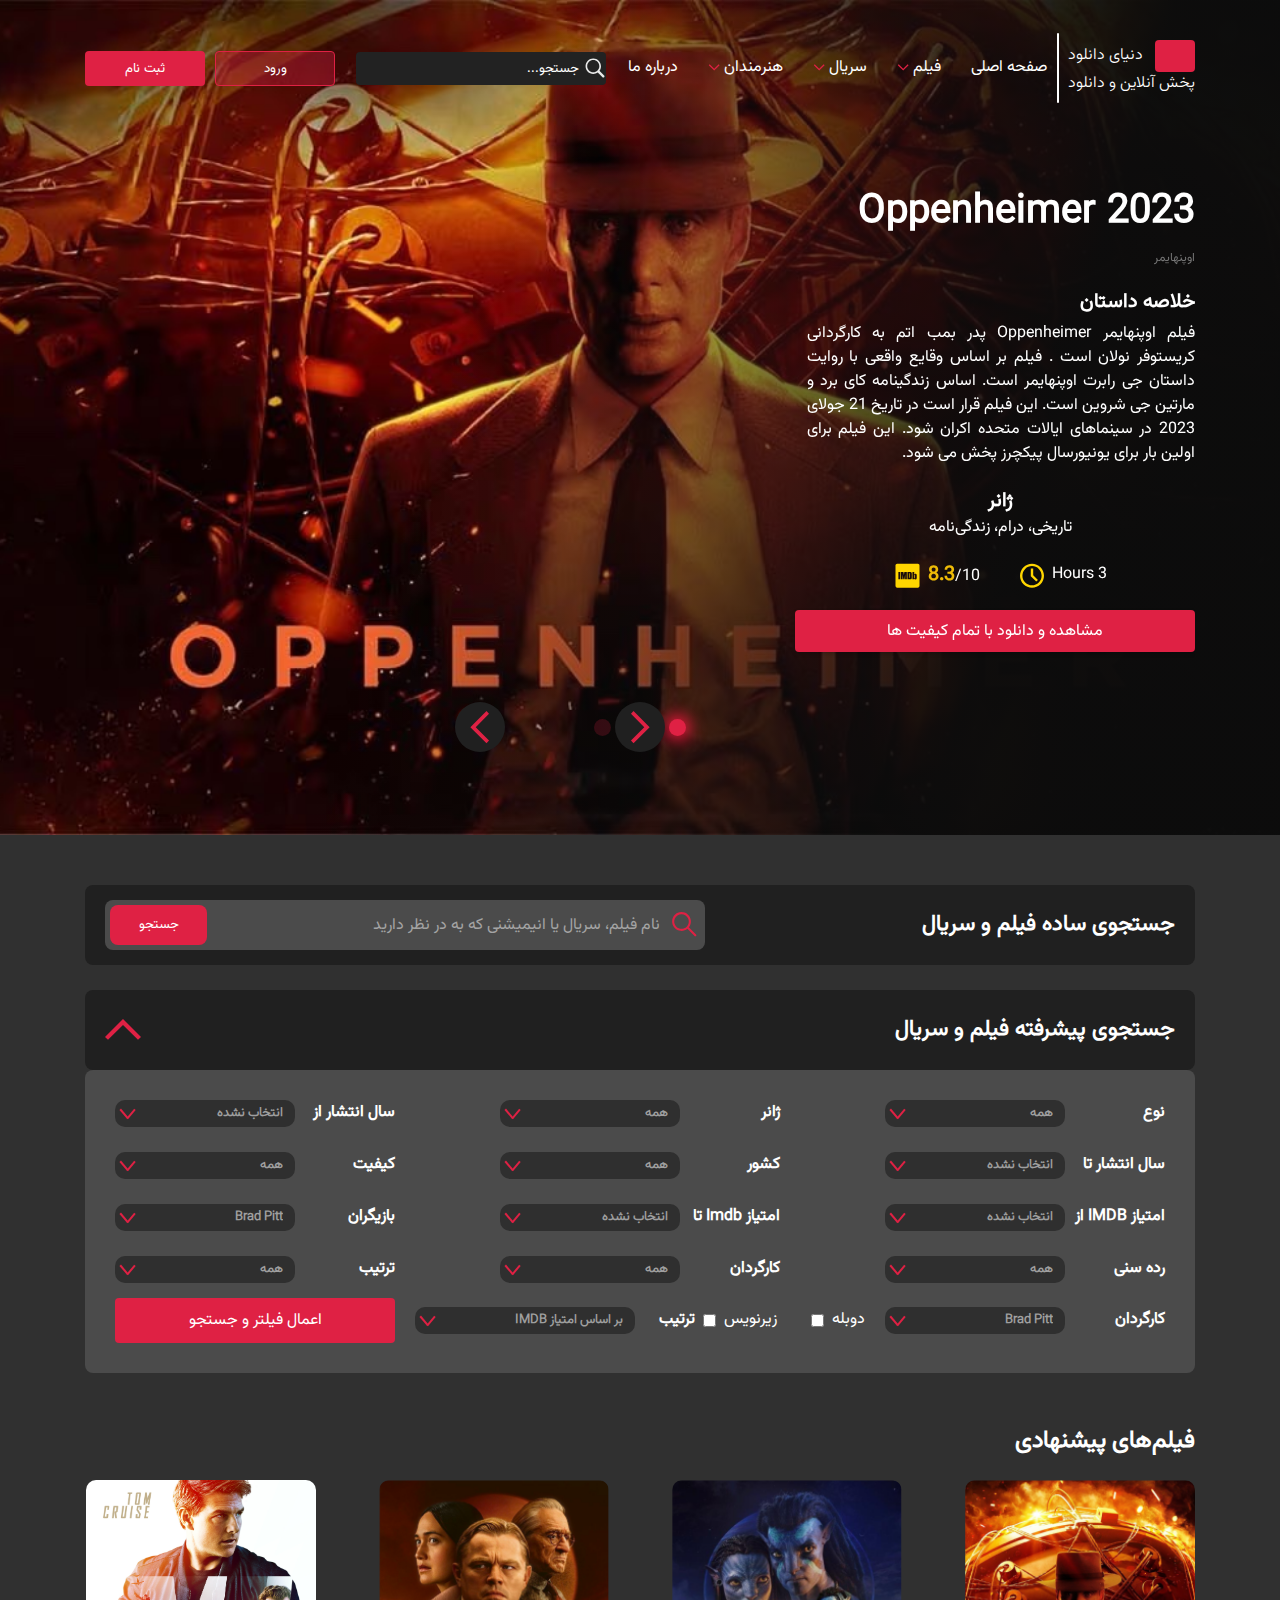
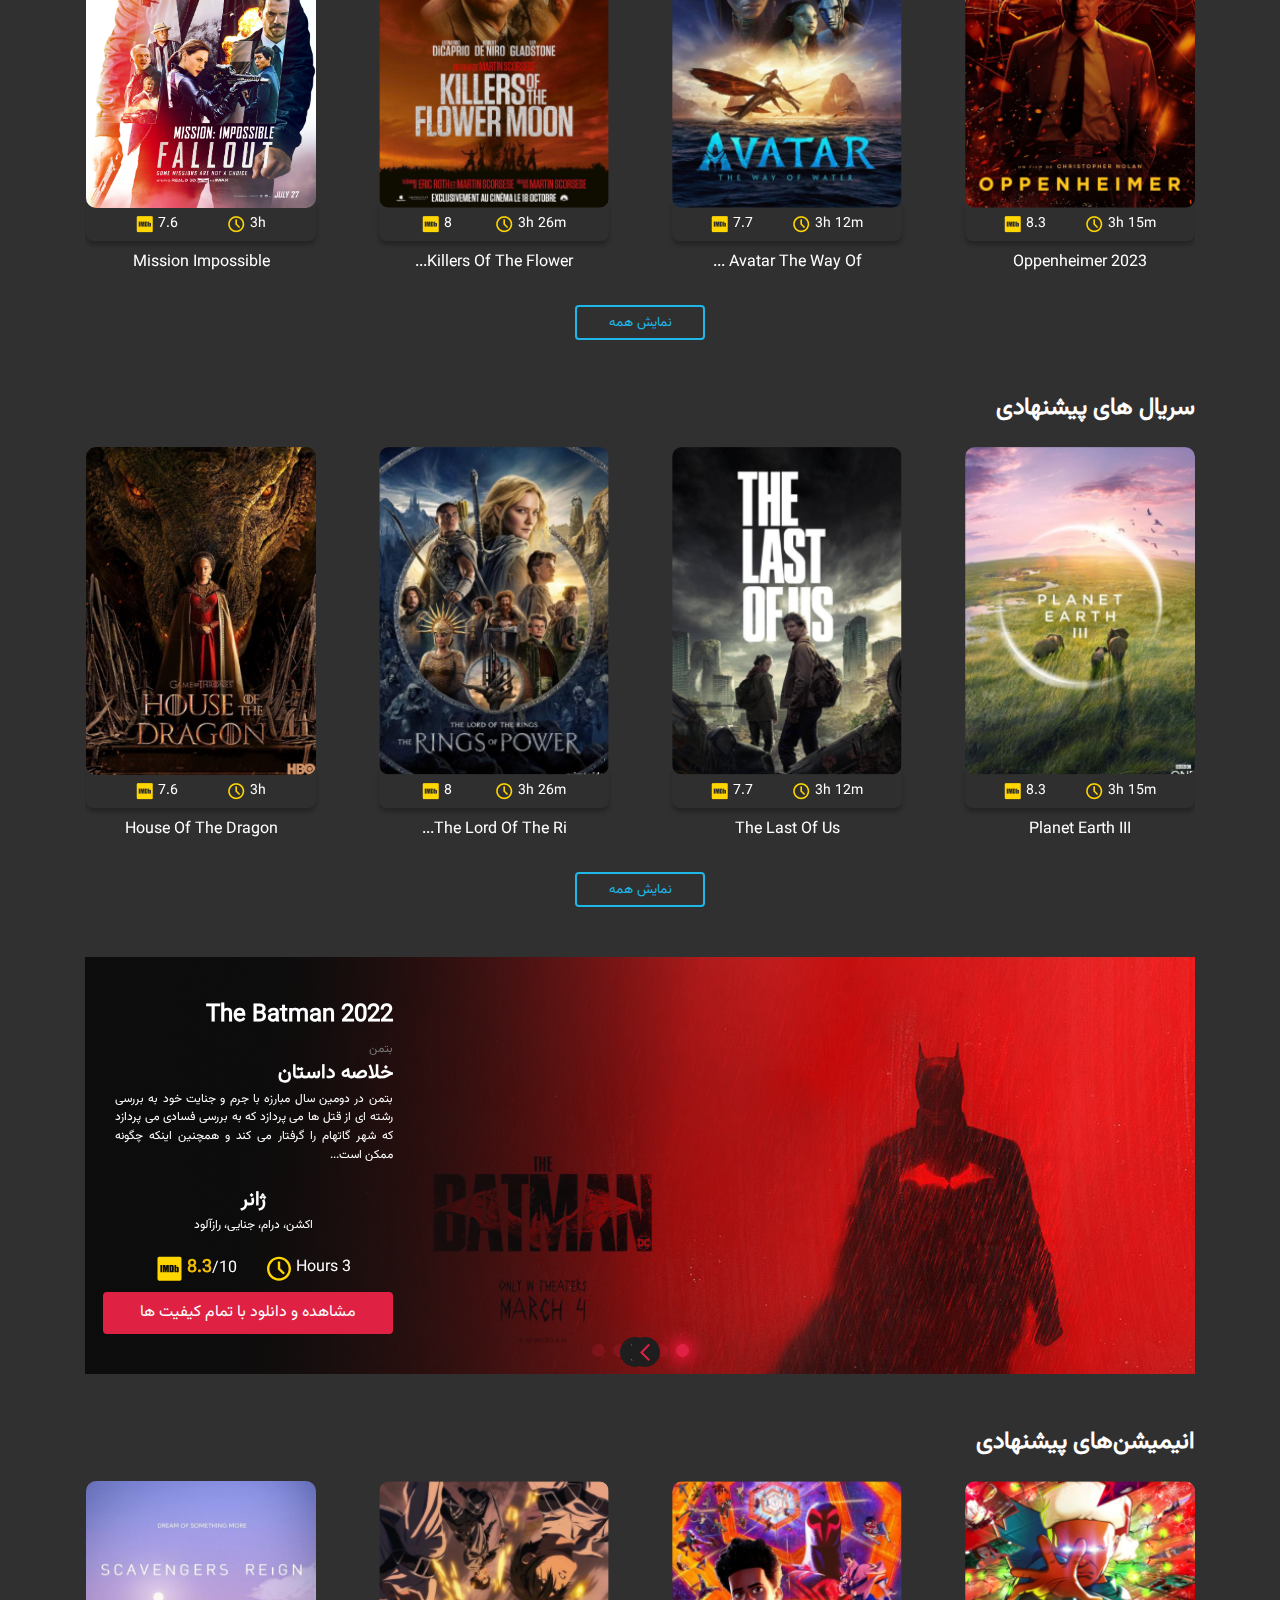
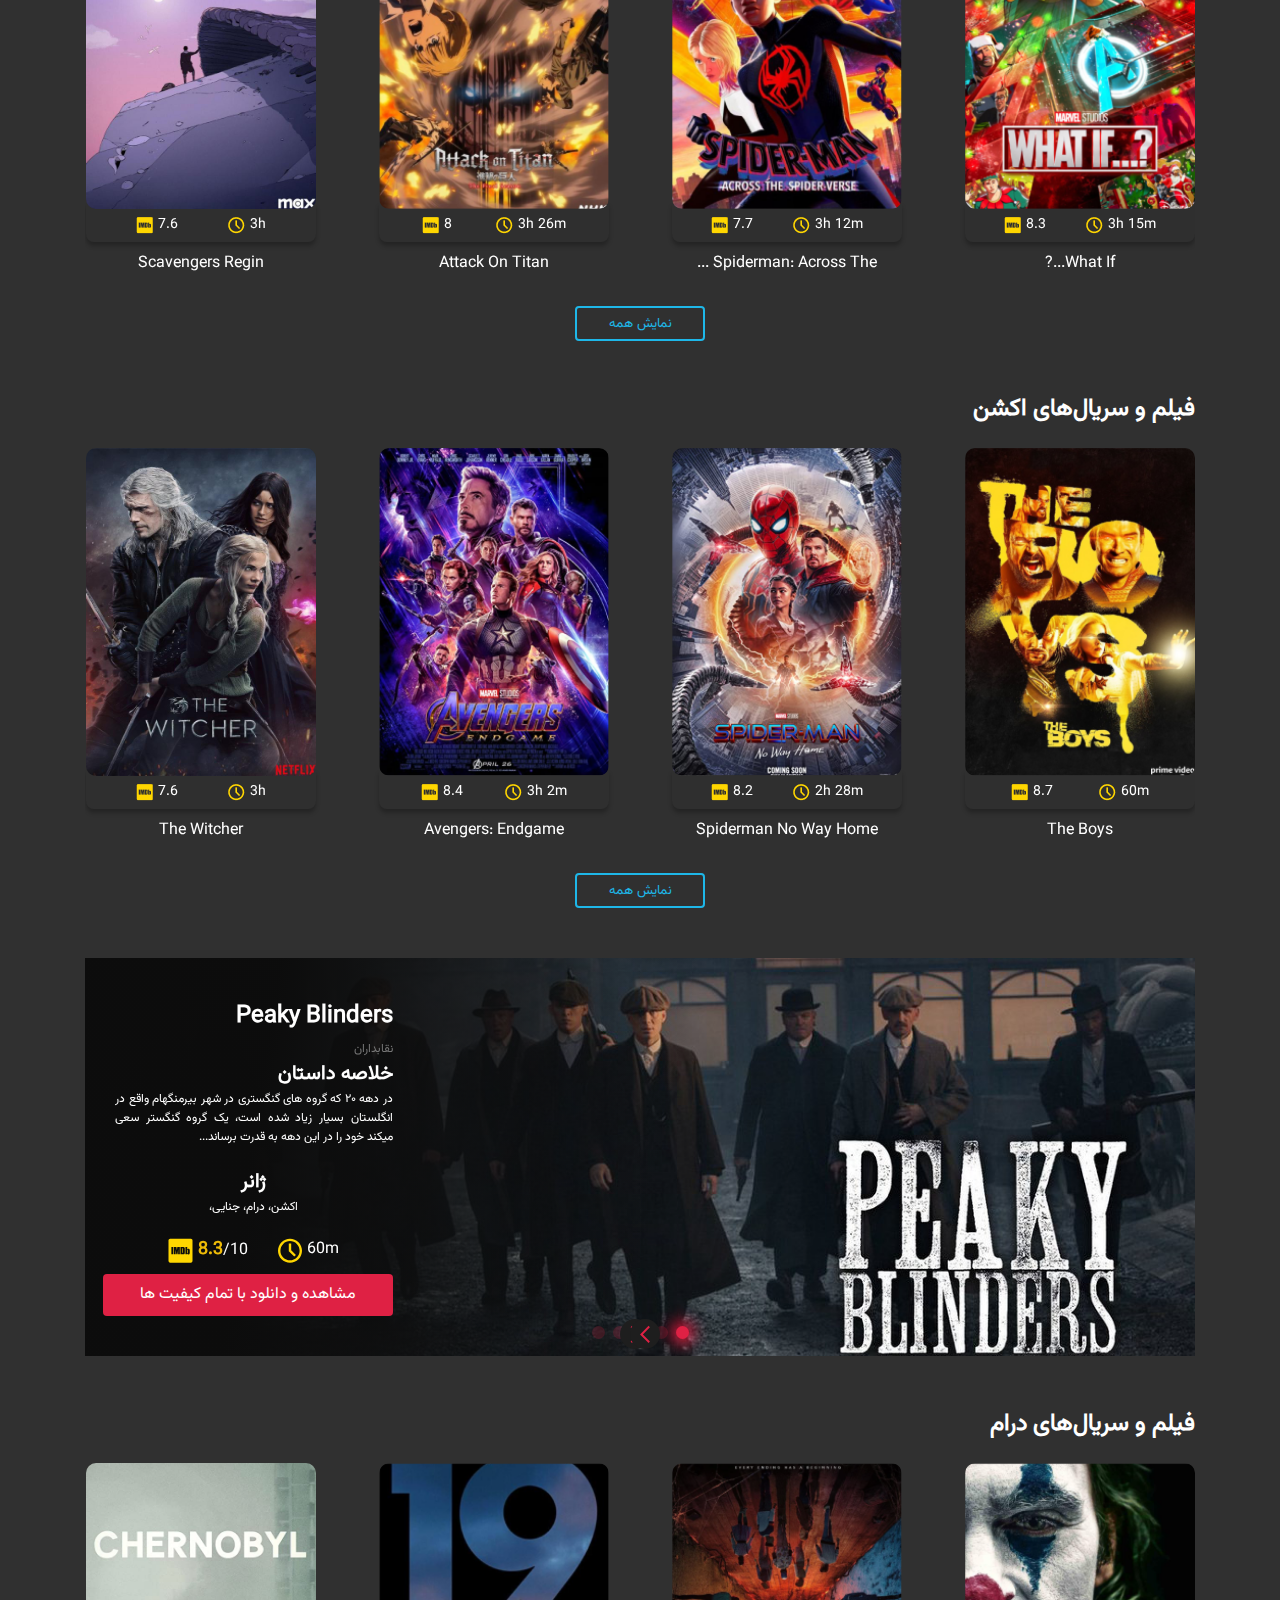
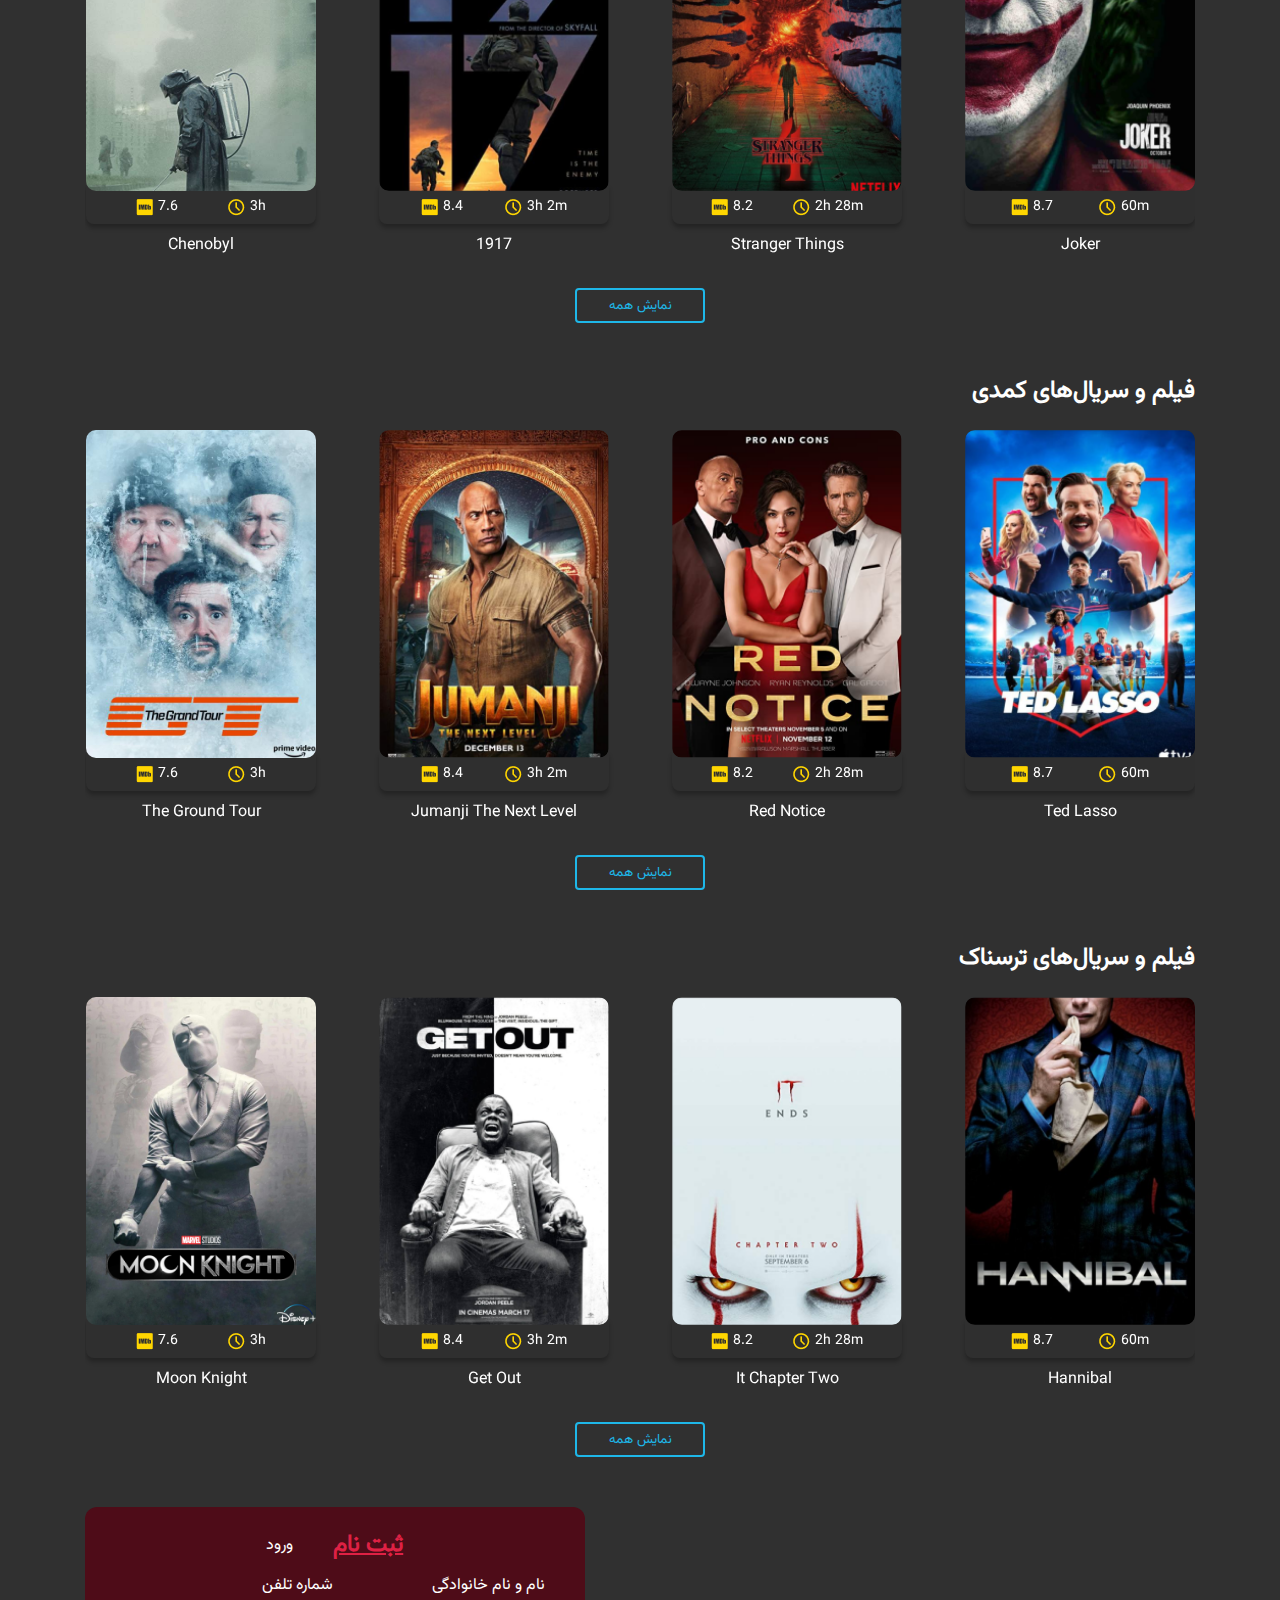
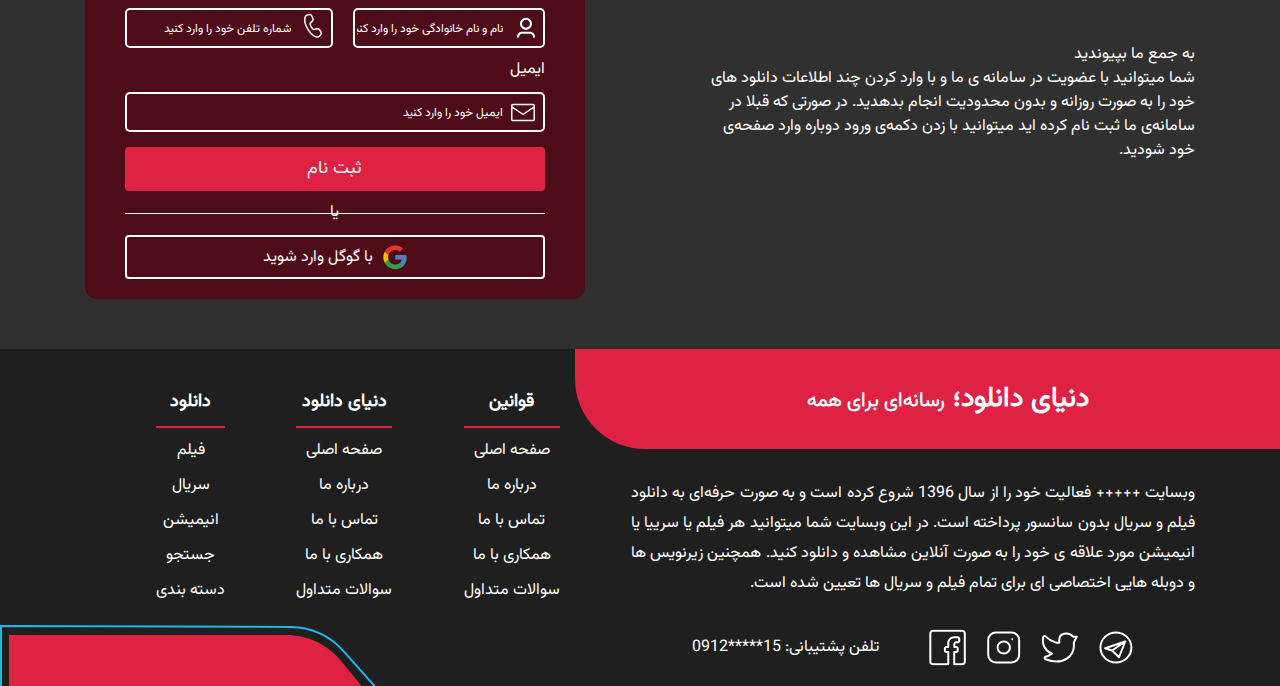
<file: index.html>
<!DOCTYPE html>
<html lang="fa" dir="rtl">

<head>
    <meta charset="UTF-8">
    <meta name="viewport" content="width=device-width, initial-scale=1.0">
    <link rel="stylesheet" href="styles/app.css">
    <link rel="stylesheet" href="styles/responsive.css">
    <link rel="stylesheet" href="https://cdn.jsdelivr.net/npm/swiper@11/swiper-bundle.min.css" />
    <title>Document</title>
</head>

<body>
    <header class="header">

        <div class="header_backdrop"></div>
        <div class="container">
            <div class="menu_mobile_header">
                <div class="menu_mobile_toggle">
                    <span class="icon_line"></span>
                </div>
                <div class="search_box_mobile">
                    <svg width="26" height="26" viewBox="0 0 26 26" fill="none" xmlns="http://www.w3.org/2000/svg">
                        <path fill-rule="evenodd" clip-rule="evenodd"
                            d="M15.9884 17.834C14.0228 19.4045 11.5304 20.1628 9.02321 19.9531C6.516 19.7433 4.18426 18.5815 2.50688 16.7063C0.829508 14.8311 -0.0661674 12.3848 0.0038123 9.86976C0.073792 7.35477 1.10412 4.96203 2.88317 3.18298C4.66223 1.40392 7.05496 0.373597 9.56996 0.303617C12.0849 0.233637 14.5313 1.12931 16.4065 2.80669C18.2817 4.48406 19.4435 6.81581 19.6532 9.32302C19.863 11.8302 19.1047 14.3226 17.5342 16.2882L25.0534 23.8059C25.1608 23.906 25.247 24.0268 25.3068 24.1609C25.3666 24.2951 25.3987 24.4399 25.4013 24.5868C25.4039 24.7336 25.3769 24.8795 25.3219 25.0157C25.2669 25.1519 25.185 25.2756 25.0811 25.3795C24.9773 25.4833 24.8536 25.5652 24.7174 25.6202C24.5812 25.6752 24.4353 25.7023 24.2884 25.6997C24.1416 25.6971 23.9968 25.6649 23.8626 25.6051C23.7284 25.5454 23.6077 25.4592 23.5075 25.3517L15.9884 17.834ZM4.42962 15.5561C3.35927 14.4856 2.63026 13.1219 2.33475 11.6372C2.03923 10.1526 2.19046 8.61361 2.76933 7.21487C3.3482 5.81613 4.32872 4.62038 5.58698 3.77874C6.84523 2.93711 8.32475 2.48736 9.83854 2.48634C11.3523 2.48532 12.8324 2.93308 14.0918 3.77302C15.3512 4.61296 16.3334 5.80739 16.9141 7.20535C17.4949 8.60331 17.6482 10.1421 17.3546 11.6271C17.0611 13.1122 16.334 14.4769 15.265 15.5488L15.2577 15.5561L15.2505 15.5619C13.8141 16.9949 11.8677 17.7992 9.83883 17.7981C7.80992 17.797 5.8644 16.9906 4.42962 15.5561Z"
                            fill="#1EB7E8" />
                    </svg>

                </div>

            </div>
            <div class="menu_mobile_box">
                <div class="header_buttons_bobile">
                    <button id="login" class="btn2">ورود</button>
                    <button id="signup" class="btn2">ثبت نام</button>
                </div>
            </div>
            <nav class="navigation">
                <div class="logo-site">
                    <div class="boxes">
                        <div class="box"> دنیای دانلود </div>
                        <div class="square"></div>
                    </div>
                    <span> پخش آنلاین و دانلود</span>
                </div>

                <ul class="desktop_ul">


                    <li class="desktop_li">صفحه اصلی</li>


                    <li class="desktop_li">فیلم

                        <svg width="12" height="7" viewBox="0 0 12 7" fill="none">
                            <path
                                d="M11.6 1.19999L10.7 0.359985L6.20001 4.79999L1.70001 0.359985L0.800007 1.19999L6.20001 6.59999L11.6 1.19999Z"
                                fill="#DF2144" />
                        </svg>

                        <div class="sub_mega_menu">


                            <h2 class="mega_menu_wrapper">
                                <p class="genre_title">اکشن</p>
                                <ul class="desktop_ul_mega_menu">
                                    <ul class="desktop_ul_mega_menu_action_moive">
                                        <li>John Wick: Chapter 4</li>
                                        <li>The Witcher</li>
                                        <li>Avengers: Endgame</li>
                                        <li>Spiderman No Way Home</li>
                                        <li>The Boys</li>
                                    </ul>
                                </ul>
                            </h2>

                            <h2 class="mega_menu_wrapper">
                                <p class="genre_title">انیمشین</p>
                                <ul class="desktop_ul_mega_menu">
                                    <ul class="desktop_ul_mega_menu_action_moive">
                                        <li>Sonic The Hedgehg ...</li>
                                        <li>Scavengers Regin</li>
                                        <li>Attack On Titan</li>
                                        <li>Spiderman: Across The ...</li>
                                        <li>What If...?</li>
                                    </ul>
                                </ul>
                            </h2>

                            <h2 class="mega_menu_wrapper">
                                <p class="genre_title">کمدی</p>
                                <ul class="desktop_ul_mega_menu">
                                    <ul class="desktop_ul_mega_menu_action_moive">
                                        <li>Tick Tick... Boom 2021</li>
                                        <li>House Of The Dragon</li>
                                        <li>The Lord Of The Ring</li>
                                        <li>The Last Of Us</li>
                                        <li>Planet Earth III</li>
                                    </ul>
                                </ul>
                            </h2>


                        </div>

                    </li>






















































                    <li class="desktop_li">سریال
                        <svg width="12" height="7" viewBox="0 0 12 7" fill="none" xmlns="http://www.w3.org/2000/svg">
                            <path
                                d="M11.6 1.19999L10.7 0.359985L6.20001 4.79999L1.70001 0.359985L0.800007 1.19999L6.20001 6.59999L11.6 1.19999Z"
                                fill="#DF2144" />
                        </svg>

                    </li>
                    <li class="desktop_li">هنرمندان
                        <svg width="12" height="7" viewBox="0 0 12 7" fill="none" xmlns="http://www.w3.org/2000/svg">
                            <path
                                d="M11.6 1.19999L10.7 0.359985L6.20001 4.79999L1.70001 0.359985L0.800007 1.19999L6.20001 6.59999L11.6 1.19999Z"
                                fill="#DF2144" />
                        </svg>

                    </li>
                    <li class="desktop_li">درباره ما</li>
                </ul>

                <div class="header_search_box">
                    <input type="search" id="search_input" placeholder="جستجو...">
                    <svg width="20" height="20" viewBox="0 0 20 20" fill="none" xmlns="http://www.w3.org/2000/svg">
                        <path
                            d="M8.26729 15.9014C9.87827 15.8993 11.4483 15.3934 12.7574 14.4546L17.5184 19.216C17.6253 19.3223 17.7523 19.4063 17.8919 19.4632C18.0316 19.5201 18.1811 19.5487 18.3319 19.5473C18.985 19.5473 19.4569 19.045 19.4569 18.4022C19.4569 18.1009 19.3566 17.8197 19.1354 17.599L14.4044 12.8577C15.3987 11.5519 15.9914 9.93487 15.9914 8.17687C15.9914 3.92801 12.5161 0.452728 8.26729 0.452728C4.00857 0.452728 0.543144 3.92801 0.543144 8.17687C0.543144 12.4257 4.00857 15.9014 8.26729 15.9014ZM8.26729 14.2339C4.94243 14.2339 2.21029 11.4919 2.21029 8.17687C2.21029 4.8623 4.94243 2.11987 8.26729 2.11987C11.5819 2.11987 14.3243 4.8623 14.3243 8.17687C14.3243 11.4919 11.5819 14.2339 8.26729 14.2339Z"
                            fill="#EAEAEA" />
                    </svg>

                </div>

                <div class="header_buttons">
                    <button id="login" class="btn">ورود</button>
                    <button id="signup" class="btn">ثبت نام</button>
                </div>
            </nav>
            <div class="swiper swiper_hero">
                <div class="swiper-wrapper hero_section_wrapper">
                    <div class="swiper-slide swiper-hero-slide">
                        <div class="hero_section">
                            <div class="hero_section_right">
                                <h1 class="hero_section_title">Oppenheimer 2023 </h1>
                                <span class="FA_name_movie">اوپنهایمر</span>
                                <h2 class="movie_synopsis"> خلاصه داستان </h2>
                                <p class="movie_description"> فیلم اوپنهایمر Oppenheimer پدر بمب اتم به کارگردانی
                                    کریستوفر نولان
                                    است . فیلم بر اساس وقایع واقعی با روایت داستان جی رابرت اوپنهایمر است. اساس
                                    زندگینامه کای
                                    برد و مارتین جی شروین است. این فیلم قرار است در تاریخ 21 جولای 2023 در سینماهای
                                    ایالات متحده
                                    اکران شود. این فیلم برای اولین بار برای یونیورسال پیکچرز پخش می شود.
                                </p>

                                <div class="hero_section_genre">
                                    <span class="genre">ژانر</span>
                                    <span class="genre_title"> تاریخی، درام، زندگی‌نامه </span>
                                </div>

                                <div class="hero_section_movie_score">
                                    <div class="hero_section_movie_time">
                                        <svg width="24" height="25" viewBox="0 0 24 25" fill="none"
                                            xmlns="http://www.w3.org/2000/svg">
                                            <path
                                                d="M12 24.6686C8.8174 24.6686 5.76516 23.4043 3.51472 21.1539C1.26428 18.9035 0 15.8512 0 12.6686C0 9.48601 1.26428 6.43376 3.51472 4.18333C5.76516 1.93289 8.8174 0.66861 12 0.66861C15.1826 0.66861 18.2348 1.93289 20.4853 4.18333C22.7357 6.43376 24 9.48601 24 12.6686C24 15.8512 22.7357 18.9035 20.4853 21.1539C18.2348 23.4043 15.1826 24.6686 12 24.6686ZM12 22.2686C14.5461 22.2686 16.9879 21.2572 18.7882 19.4568C20.5886 17.6565 21.6 15.2147 21.6 12.6686C21.6 10.1225 20.5886 7.68073 18.7882 5.88038C16.9879 4.08004 14.5461 3.06861 12 3.06861C9.45392 3.06861 7.01212 4.08004 5.21178 5.88038C3.41143 7.68073 2.4 10.1225 2.4 12.6686C2.4 15.2147 3.41143 17.6565 5.21178 19.4568C7.01212 21.2572 9.45392 22.2686 12 22.2686ZM10.8 13.1606V5.46861H13.2V12.1766L17.94 16.9166L16.248 18.6086L10.8 13.1606Z"
                                                fill="#FFD600" />
                                        </svg>
                                        <span>3 Hours</span>
                                    </div>

                                    <div class="hero_section_movie_metha">
                                        <svg width="25" height="25" viewBox="0 0 25 25" fill="none"
                                            xmlns="http://www.w3.org/2000/svg">
                                            <path
                                                d="M14.8085 10.2582V10.2619C14.7343 10.2147 14.582 10.1914 14.3908 10.1914V15.0079C14.66 15.0079 14.828 14.9457 14.891 14.8399C14.9533 14.7387 14.9848 14.4379 14.9848 13.9572V11.0899C14.9848 10.7614 14.981 10.5507 14.9533 10.4607C14.93 10.3632 14.8865 10.2964 14.8123 10.2574L14.8085 10.2582ZM22.9138 0.668683H2.12075C1.70268 0.692737 1.30765 0.868116 1.0094 1.16208C0.711161 1.45604 0.530092 1.8485 0.5 2.26618L0.5 23.0472C0.5585 23.9224 1.211 24.5899 2.05475 24.6642C2.0705 24.6679 2.08625 24.6679 2.102 24.6679H22.946C23.3707 24.6253 23.7647 24.4269 24.0518 24.111C24.3389 23.7951 24.4988 23.3841 24.5008 22.9572V2.37868C24.4986 1.9467 24.3344 1.53125 24.0407 1.21448C23.747 0.897711 23.3451 0.702674 22.9145 0.667933L22.9138 0.668683ZM5.29325 16.2934H3.38675V8.92993H5.29325V16.2934ZM11.8318 16.2934H10.1713V11.3209L9.49925 16.2897H8.312L7.613 11.4304L7.6055 16.2897H5.94125V8.92993H8.40575C8.492 9.44968 8.56625 9.97693 8.636 10.5042L8.90525 12.3717L9.35075 8.92993H11.831L11.8318 16.2934ZM16.8088 14.1139C16.8088 14.7664 16.766 15.2074 16.703 15.4339C16.655 15.6381 16.5411 15.8207 16.379 15.9537C16.2154 16.0903 16.0189 16.1818 15.809 16.2192C15.5863 16.2619 15.239 16.2934 14.7898 16.2934L14.786 16.2897H12.4813V8.92993H13.907C14.8213 8.92993 15.356 8.97718 15.6763 9.05518C16.0003 9.14518 16.2508 9.28168 16.4225 9.47743C16.5868 9.65743 16.6963 9.87943 16.7353 10.1217C16.7863 10.3564 16.8095 10.8252 16.8095 11.5242L16.8088 14.1139ZM21.7543 14.5864C21.7543 15.0357 21.707 15.3522 21.6643 15.5787C21.602 15.8014 21.4693 15.9807 21.2578 16.1449C21.0313 16.3129 20.777 16.3872 20.4763 16.3872C20.2573 16.3872 19.976 16.3249 19.7968 16.2507C19.597 16.1445 19.4214 15.9982 19.2808 15.8209L19.1675 16.2934H17.4485V8.92993L17.429 8.92618H19.2298V11.3247C19.3783 11.1492 19.5463 11.0164 19.7375 10.9264C19.9584 10.8422 20.1926 10.7985 20.429 10.7974C20.6555 10.7974 20.8783 10.8327 21.089 10.9144C21.2608 10.9849 21.4093 11.0982 21.5263 11.2429C21.6163 11.3682 21.6748 11.5122 21.7063 11.6652C21.7333 11.8017 21.749 12.0949 21.749 12.5322V14.5872L21.7543 14.5864ZM19.5785 11.8722C19.4615 11.8722 19.3873 11.9149 19.3558 11.9929C19.3243 12.0747 19.2973 12.2817 19.2973 12.6177V14.5632C19.2973 14.8872 19.3243 15.0987 19.3558 15.1879C19.3759 15.2302 19.4083 15.2654 19.4486 15.2891C19.489 15.3127 19.5356 15.3237 19.5823 15.3207C19.6993 15.3207 19.8515 15.2734 19.883 15.1797C19.91 15.0822 19.9258 14.8594 19.9258 14.5077L19.9573 14.5039V12.6132C19.9573 12.3124 19.9415 12.1054 19.8988 12.0117C19.8515 11.9104 19.7038 11.8707 19.5823 11.8707L19.5785 11.8722Z"
                                                fill="#FFD600" />
                                        </svg>
                                        <p><span>8.3</span>/10</p>
                                    </div>

                                </div>
                                <button class="hero_section_show_movie"> مشاهده و دانلود با تمام کیفیت ها </button>
                            </div>
                        </div>
                    </div>
                    <div class="swiper-slide swiper-hero-slide">
                        <div class="hero_section">
                            <div class="hero_section_right">
                                <h1 class="hero_section_title">Emilia Pérez</h1>
                                <span class="FA_name_movie">امیبیا پرز</span>
                                <h2 class="movie_synopsis"> خلاصه داستان </h2>
                                <p class="movie_description"> Emilia Pérez یا امیلیا پرز یک وکیل در مکزیک را دنبال
                                    می‌کند. Emilia Pérez یا امیلیا پرز روایت میکند که پیشنهادی غیرمنتظره از سوی یکی از
                                    ترسناک‌ترین رؤسای کارتل دریافت می‌کند. این رئیس کارتل تصمیم گرفته از تجارت بی‌رحمانه
                                    خود کناره‌گیری کند و ناپدید شود. برای رسیدن به رویای پنهانی‌اش، او به کمک این وکیل
                                    نیاز دارد تا به زنی که همیشه آرزویش را داشته تبدیل شود و از چنگ زندگی جنایتکارانه‌اش
                                    فرار کند. </p>

                                <div class="hero_section_genre">
                                    <span class="genre">ژانر</span>
                                    <span class="genre_title"> دلهره‌آور، داستانی، داستان جنایی </span>
                                </div>

                                <div class="hero_section_movie_score">
                                    <div class="hero_section_movie_time">
                                        <svg width="24" height="25" viewBox="0 0 24 25" fill="none"
                                            xmlns="http://www.w3.org/2000/svg">
                                            <path
                                                d="M12 24.6686C8.8174 24.6686 5.76516 23.4043 3.51472 21.1539C1.26428 18.9035 0 15.8512 0 12.6686C0 9.48601 1.26428 6.43376 3.51472 4.18333C5.76516 1.93289 8.8174 0.66861 12 0.66861C15.1826 0.66861 18.2348 1.93289 20.4853 4.18333C22.7357 6.43376 24 9.48601 24 12.6686C24 15.8512 22.7357 18.9035 20.4853 21.1539C18.2348 23.4043 15.1826 24.6686 12 24.6686ZM12 22.2686C14.5461 22.2686 16.9879 21.2572 18.7882 19.4568C20.5886 17.6565 21.6 15.2147 21.6 12.6686C21.6 10.1225 20.5886 7.68073 18.7882 5.88038C16.9879 4.08004 14.5461 3.06861 12 3.06861C9.45392 3.06861 7.01212 4.08004 5.21178 5.88038C3.41143 7.68073 2.4 10.1225 2.4 12.6686C2.4 15.2147 3.41143 17.6565 5.21178 19.4568C7.01212 21.2572 9.45392 22.2686 12 22.2686ZM10.8 13.1606V5.46861H13.2V12.1766L17.94 16.9166L16.248 18.6086L10.8 13.1606Z"
                                                fill="#FFD600" />
                                        </svg>
                                        <span>3 Hours</span>
                                    </div>

                                    <div class="hero_section_movie_metha">
                                        <svg width="25" height="25" viewBox="0 0 25 25" fill="none"
                                            xmlns="http://www.w3.org/2000/svg">
                                            <path
                                                d="M14.8085 10.2582V10.2619C14.7343 10.2147 14.582 10.1914 14.3908 10.1914V15.0079C14.66 15.0079 14.828 14.9457 14.891 14.8399C14.9533 14.7387 14.9848 14.4379 14.9848 13.9572V11.0899C14.9848 10.7614 14.981 10.5507 14.9533 10.4607C14.93 10.3632 14.8865 10.2964 14.8123 10.2574L14.8085 10.2582ZM22.9138 0.668683H2.12075C1.70268 0.692737 1.30765 0.868116 1.0094 1.16208C0.711161 1.45604 0.530092 1.8485 0.5 2.26618L0.5 23.0472C0.5585 23.9224 1.211 24.5899 2.05475 24.6642C2.0705 24.6679 2.08625 24.6679 2.102 24.6679H22.946C23.3707 24.6253 23.7647 24.4269 24.0518 24.111C24.3389 23.7951 24.4988 23.3841 24.5008 22.9572V2.37868C24.4986 1.9467 24.3344 1.53125 24.0407 1.21448C23.747 0.897711 23.3451 0.702674 22.9145 0.667933L22.9138 0.668683ZM5.29325 16.2934H3.38675V8.92993H5.29325V16.2934ZM11.8318 16.2934H10.1713V11.3209L9.49925 16.2897H8.312L7.613 11.4304L7.6055 16.2897H5.94125V8.92993H8.40575C8.492 9.44968 8.56625 9.97693 8.636 10.5042L8.90525 12.3717L9.35075 8.92993H11.831L11.8318 16.2934ZM16.8088 14.1139C16.8088 14.7664 16.766 15.2074 16.703 15.4339C16.655 15.6381 16.5411 15.8207 16.379 15.9537C16.2154 16.0903 16.0189 16.1818 15.809 16.2192C15.5863 16.2619 15.239 16.2934 14.7898 16.2934L14.786 16.2897H12.4813V8.92993H13.907C14.8213 8.92993 15.356 8.97718 15.6763 9.05518C16.0003 9.14518 16.2508 9.28168 16.4225 9.47743C16.5868 9.65743 16.6963 9.87943 16.7353 10.1217C16.7863 10.3564 16.8095 10.8252 16.8095 11.5242L16.8088 14.1139ZM21.7543 14.5864C21.7543 15.0357 21.707 15.3522 21.6643 15.5787C21.602 15.8014 21.4693 15.9807 21.2578 16.1449C21.0313 16.3129 20.777 16.3872 20.4763 16.3872C20.2573 16.3872 19.976 16.3249 19.7968 16.2507C19.597 16.1445 19.4214 15.9982 19.2808 15.8209L19.1675 16.2934H17.4485V8.92993L17.429 8.92618H19.2298V11.3247C19.3783 11.1492 19.5463 11.0164 19.7375 10.9264C19.9584 10.8422 20.1926 10.7985 20.429 10.7974C20.6555 10.7974 20.8783 10.8327 21.089 10.9144C21.2608 10.9849 21.4093 11.0982 21.5263 11.2429C21.6163 11.3682 21.6748 11.5122 21.7063 11.6652C21.7333 11.8017 21.749 12.0949 21.749 12.5322V14.5872L21.7543 14.5864ZM19.5785 11.8722C19.4615 11.8722 19.3873 11.9149 19.3558 11.9929C19.3243 12.0747 19.2973 12.2817 19.2973 12.6177V14.5632C19.2973 14.8872 19.3243 15.0987 19.3558 15.1879C19.3759 15.2302 19.4083 15.2654 19.4486 15.2891C19.489 15.3127 19.5356 15.3237 19.5823 15.3207C19.6993 15.3207 19.8515 15.2734 19.883 15.1797C19.91 15.0822 19.9258 14.8594 19.9258 14.5077L19.9573 14.5039V12.6132C19.9573 12.3124 19.9415 12.1054 19.8988 12.0117C19.8515 11.9104 19.7038 11.8707 19.5823 11.8707L19.5785 11.8722Z"
                                                fill="#FFD600" />
                                        </svg>
                                        <p><span>7</span>/10</p>
                                    </div>

                                </div>
                                <button class="hero_section_show_movie"> مشاهده و دانلود با تمام کیفیت ها </button>
                            </div>
                        </div>
                    </div>
                    <div class="swiper-slide swiper-hero-slide">
                        <div class="hero_section">
                            <div class="hero_section_right">
                                <h1 class="hero_section_title">Fight Club </h1>
                                <span class="FA_name_movie">باشگاه مشت زنی</span>
                                <h2 class="movie_synopsis"> خلاصه داستان </h2>
                                <p class="movie_description">
                                    در فیلم باشگاه مشت زنی : «راوی»، جوانی پریشان، پی می‌برد که به کمک مشت‌بازی با
                                    دست‌های برهنه، بیش از هر زمان دیگری احساس زنده بودن می‌کند. او و «تایلر» که به
                                    دوستانی صمیمی تبدیل شده‌اند، هفته‌ای یک بار با هم ملاقات می‌کنند تا با هم مشت بازی
                                    کنند. در حالی که افراد دیگری هم به باشگاه‌شان می‌پیوندند، محفل‌شان به رغم آن که مخفی
                                    است بین شرکت کننده‌هایش، شهرت و محبوبیت یک باشگاه زیرزمینی را پیدا می‌کند و...
                                </p>

                                <div class="hero_section_genre">
                                    <span class="genre">ژانر</span>
                                    <span class="genre_title"> درام، ترسناک </span>
                                </div>

                                <div class="hero_section_movie_score">
                                    <div class="hero_section_movie_time">
                                        <svg width="24" height="25" viewBox="0 0 24 25" fill="none"
                                            xmlns="http://www.w3.org/2000/svg">
                                            <path
                                                d="M12 24.6686C8.8174 24.6686 5.76516 23.4043 3.51472 21.1539C1.26428 18.9035 0 15.8512 0 12.6686C0 9.48601 1.26428 6.43376 3.51472 4.18333C5.76516 1.93289 8.8174 0.66861 12 0.66861C15.1826 0.66861 18.2348 1.93289 20.4853 4.18333C22.7357 6.43376 24 9.48601 24 12.6686C24 15.8512 22.7357 18.9035 20.4853 21.1539C18.2348 23.4043 15.1826 24.6686 12 24.6686ZM12 22.2686C14.5461 22.2686 16.9879 21.2572 18.7882 19.4568C20.5886 17.6565 21.6 15.2147 21.6 12.6686C21.6 10.1225 20.5886 7.68073 18.7882 5.88038C16.9879 4.08004 14.5461 3.06861 12 3.06861C9.45392 3.06861 7.01212 4.08004 5.21178 5.88038C3.41143 7.68073 2.4 10.1225 2.4 12.6686C2.4 15.2147 3.41143 17.6565 5.21178 19.4568C7.01212 21.2572 9.45392 22.2686 12 22.2686ZM10.8 13.1606V5.46861H13.2V12.1766L17.94 16.9166L16.248 18.6086L10.8 13.1606Z"
                                                fill="#FFD600" />
                                        </svg>
                                        <span>3Hours 28min</span>
                                    </div>

                                    <div class="hero_section_movie_metha">
                                        <svg width="25" height="25" viewBox="0 0 25 25" fill="none"
                                            xmlns="http://www.w3.org/2000/svg">
                                            <path
                                                d="M14.8085 10.2582V10.2619C14.7343 10.2147 14.582 10.1914 14.3908 10.1914V15.0079C14.66 15.0079 14.828 14.9457 14.891 14.8399C14.9533 14.7387 14.9848 14.4379 14.9848 13.9572V11.0899C14.9848 10.7614 14.981 10.5507 14.9533 10.4607C14.93 10.3632 14.8865 10.2964 14.8123 10.2574L14.8085 10.2582ZM22.9138 0.668683H2.12075C1.70268 0.692737 1.30765 0.868116 1.0094 1.16208C0.711161 1.45604 0.530092 1.8485 0.5 2.26618L0.5 23.0472C0.5585 23.9224 1.211 24.5899 2.05475 24.6642C2.0705 24.6679 2.08625 24.6679 2.102 24.6679H22.946C23.3707 24.6253 23.7647 24.4269 24.0518 24.111C24.3389 23.7951 24.4988 23.3841 24.5008 22.9572V2.37868C24.4986 1.9467 24.3344 1.53125 24.0407 1.21448C23.747 0.897711 23.3451 0.702674 22.9145 0.667933L22.9138 0.668683ZM5.29325 16.2934H3.38675V8.92993H5.29325V16.2934ZM11.8318 16.2934H10.1713V11.3209L9.49925 16.2897H8.312L7.613 11.4304L7.6055 16.2897H5.94125V8.92993H8.40575C8.492 9.44968 8.56625 9.97693 8.636 10.5042L8.90525 12.3717L9.35075 8.92993H11.831L11.8318 16.2934ZM16.8088 14.1139C16.8088 14.7664 16.766 15.2074 16.703 15.4339C16.655 15.6381 16.5411 15.8207 16.379 15.9537C16.2154 16.0903 16.0189 16.1818 15.809 16.2192C15.5863 16.2619 15.239 16.2934 14.7898 16.2934L14.786 16.2897H12.4813V8.92993H13.907C14.8213 8.92993 15.356 8.97718 15.6763 9.05518C16.0003 9.14518 16.2508 9.28168 16.4225 9.47743C16.5868 9.65743 16.6963 9.87943 16.7353 10.1217C16.7863 10.3564 16.8095 10.8252 16.8095 11.5242L16.8088 14.1139ZM21.7543 14.5864C21.7543 15.0357 21.707 15.3522 21.6643 15.5787C21.602 15.8014 21.4693 15.9807 21.2578 16.1449C21.0313 16.3129 20.777 16.3872 20.4763 16.3872C20.2573 16.3872 19.976 16.3249 19.7968 16.2507C19.597 16.1445 19.4214 15.9982 19.2808 15.8209L19.1675 16.2934H17.4485V8.92993L17.429 8.92618H19.2298V11.3247C19.3783 11.1492 19.5463 11.0164 19.7375 10.9264C19.9584 10.8422 20.1926 10.7985 20.429 10.7974C20.6555 10.7974 20.8783 10.8327 21.089 10.9144C21.2608 10.9849 21.4093 11.0982 21.5263 11.2429C21.6163 11.3682 21.6748 11.5122 21.7063 11.6652C21.7333 11.8017 21.749 12.0949 21.749 12.5322V14.5872L21.7543 14.5864ZM19.5785 11.8722C19.4615 11.8722 19.3873 11.9149 19.3558 11.9929C19.3243 12.0747 19.2973 12.2817 19.2973 12.6177V14.5632C19.2973 14.8872 19.3243 15.0987 19.3558 15.1879C19.3759 15.2302 19.4083 15.2654 19.4486 15.2891C19.489 15.3127 19.5356 15.3237 19.5823 15.3207C19.6993 15.3207 19.8515 15.2734 19.883 15.1797C19.91 15.0822 19.9258 14.8594 19.9258 14.5077L19.9573 14.5039V12.6132C19.9573 12.3124 19.9415 12.1054 19.8988 12.0117C19.8515 11.9104 19.7038 11.8707 19.5823 11.8707L19.5785 11.8722Z"
                                                fill="#FFD600" />
                                        </svg>
                                        <p><span>9.5</span>/10</p>
                                    </div>

                                </div>
                                <button class="hero_section_show_movie"> مشاهده و دانلود با تمام کیفیت ها </button>
                            </div>
                        </div>
                    </div>
                    <div class="swiper-slide swiper-hero-slide">
                        <div class="hero_section">
                            <div class="hero_section_right">
                                <h1 class="hero_section_title">Resident Evil: The Final Chapter </h1>
                                <span class="FA_name_movie">رزیدنت اویل </span>
                                <h2 class="movie_synopsis"> خلاصه داستان </h2>
                                <p class="movie_description">
                                    ویروس تی که توسط شرکت آمبرلا ساخته شده بود اکنون به سراسر جهان شیوع کرده و موجب
                                    تبدیل شدن انسان ها به زامبی، موجودات شیطانی و هیولا شده است. آلیس کارمند سابق این
                                    شرکت که هم اکنون یک جنگجوی سرکش است، به دوستانش ملحق شده تا وارد هسته مرکزی شرکت
                                    آمبرلا در زیر شهر راکون سیتی شوند و آن را برای همیشه از بین ببرند… </p>

                                <div class="hero_section_genre">
                                    <span class="genre">ژانر</span>
                                    <span class="genre_title"> علمی تخیلی، ترسناک </span>
                                </div>

                                <div class="hero_section_movie_score">
                                    <div class="hero_section_movie_time">
                                        <svg width="24" height="25" viewBox="0 0 24 25" fill="none"
                                            xmlns="http://www.w3.org/2000/svg">
                                            <path
                                                d="M12 24.6686C8.8174 24.6686 5.76516 23.4043 3.51472 21.1539C1.26428 18.9035 0 15.8512 0 12.6686C0 9.48601 1.26428 6.43376 3.51472 4.18333C5.76516 1.93289 8.8174 0.66861 12 0.66861C15.1826 0.66861 18.2348 1.93289 20.4853 4.18333C22.7357 6.43376 24 9.48601 24 12.6686C24 15.8512 22.7357 18.9035 20.4853 21.1539C18.2348 23.4043 15.1826 24.6686 12 24.6686ZM12 22.2686C14.5461 22.2686 16.9879 21.2572 18.7882 19.4568C20.5886 17.6565 21.6 15.2147 21.6 12.6686C21.6 10.1225 20.5886 7.68073 18.7882 5.88038C16.9879 4.08004 14.5461 3.06861 12 3.06861C9.45392 3.06861 7.01212 4.08004 5.21178 5.88038C3.41143 7.68073 2.4 10.1225 2.4 12.6686C2.4 15.2147 3.41143 17.6565 5.21178 19.4568C7.01212 21.2572 9.45392 22.2686 12 22.2686ZM10.8 13.1606V5.46861H13.2V12.1766L17.94 16.9166L16.248 18.6086L10.8 13.1606Z"
                                                fill="#FFD600" />
                                        </svg>
                                        <span>3 Hours</span>
                                    </div>

                                    <div class="hero_section_movie_metha">
                                        <svg width="25" height="25" viewBox="0 0 25 25" fill="none"
                                            xmlns="http://www.w3.org/2000/svg">
                                            <path
                                                d="M14.8085 10.2582V10.2619C14.7343 10.2147 14.582 10.1914 14.3908 10.1914V15.0079C14.66 15.0079 14.828 14.9457 14.891 14.8399C14.9533 14.7387 14.9848 14.4379 14.9848 13.9572V11.0899C14.9848 10.7614 14.981 10.5507 14.9533 10.4607C14.93 10.3632 14.8865 10.2964 14.8123 10.2574L14.8085 10.2582ZM22.9138 0.668683H2.12075C1.70268 0.692737 1.30765 0.868116 1.0094 1.16208C0.711161 1.45604 0.530092 1.8485 0.5 2.26618L0.5 23.0472C0.5585 23.9224 1.211 24.5899 2.05475 24.6642C2.0705 24.6679 2.08625 24.6679 2.102 24.6679H22.946C23.3707 24.6253 23.7647 24.4269 24.0518 24.111C24.3389 23.7951 24.4988 23.3841 24.5008 22.9572V2.37868C24.4986 1.9467 24.3344 1.53125 24.0407 1.21448C23.747 0.897711 23.3451 0.702674 22.9145 0.667933L22.9138 0.668683ZM5.29325 16.2934H3.38675V8.92993H5.29325V16.2934ZM11.8318 16.2934H10.1713V11.3209L9.49925 16.2897H8.312L7.613 11.4304L7.6055 16.2897H5.94125V8.92993H8.40575C8.492 9.44968 8.56625 9.97693 8.636 10.5042L8.90525 12.3717L9.35075 8.92993H11.831L11.8318 16.2934ZM16.8088 14.1139C16.8088 14.7664 16.766 15.2074 16.703 15.4339C16.655 15.6381 16.5411 15.8207 16.379 15.9537C16.2154 16.0903 16.0189 16.1818 15.809 16.2192C15.5863 16.2619 15.239 16.2934 14.7898 16.2934L14.786 16.2897H12.4813V8.92993H13.907C14.8213 8.92993 15.356 8.97718 15.6763 9.05518C16.0003 9.14518 16.2508 9.28168 16.4225 9.47743C16.5868 9.65743 16.6963 9.87943 16.7353 10.1217C16.7863 10.3564 16.8095 10.8252 16.8095 11.5242L16.8088 14.1139ZM21.7543 14.5864C21.7543 15.0357 21.707 15.3522 21.6643 15.5787C21.602 15.8014 21.4693 15.9807 21.2578 16.1449C21.0313 16.3129 20.777 16.3872 20.4763 16.3872C20.2573 16.3872 19.976 16.3249 19.7968 16.2507C19.597 16.1445 19.4214 15.9982 19.2808 15.8209L19.1675 16.2934H17.4485V8.92993L17.429 8.92618H19.2298V11.3247C19.3783 11.1492 19.5463 11.0164 19.7375 10.9264C19.9584 10.8422 20.1926 10.7985 20.429 10.7974C20.6555 10.7974 20.8783 10.8327 21.089 10.9144C21.2608 10.9849 21.4093 11.0982 21.5263 11.2429C21.6163 11.3682 21.6748 11.5122 21.7063 11.6652C21.7333 11.8017 21.749 12.0949 21.749 12.5322V14.5872L21.7543 14.5864ZM19.5785 11.8722C19.4615 11.8722 19.3873 11.9149 19.3558 11.9929C19.3243 12.0747 19.2973 12.2817 19.2973 12.6177V14.5632C19.2973 14.8872 19.3243 15.0987 19.3558 15.1879C19.3759 15.2302 19.4083 15.2654 19.4486 15.2891C19.489 15.3127 19.5356 15.3237 19.5823 15.3207C19.6993 15.3207 19.8515 15.2734 19.883 15.1797C19.91 15.0822 19.9258 14.8594 19.9258 14.5077L19.9573 14.5039V12.6132C19.9573 12.3124 19.9415 12.1054 19.8988 12.0117C19.8515 11.9104 19.7038 11.8707 19.5823 11.8707L19.5785 11.8722Z"
                                                fill="#FFD600" />
                                        </svg>
                                        <p><span>8.3</span>/10</p>
                                    </div>

                                </div>
                                <button class="hero_section_show_movie"> مشاهده و دانلود با تمام کیفیت ها </button>
                            </div>
                        </div>
                    </div>
                </div>

                <div class="swiper-pagination hero-pagination"></div>

                <div class="swiper-button-prev hero-prev-sliade">
                    <svg width="18" height="29" viewBox="0 0 18 29" fill="none" xmlns="http://www.w3.org/2000/svg">
                        <path
                            d="M14.8 29.0069L17.04 26.6069L5.2 14.6069L17.04 2.60688L14.8 0.206881L0.400001 14.6069L14.8 29.0069Z"
                            fill="#DF2144" />
                    </svg>

                </div>
                <div class="swiper-button-next hero-next-sliade">

                    <svg width="18" height="29" viewBox="0 0 18 29" fill="none" xmlns="http://www.w3.org/2000/svg">
                        <path
                            d="M3.19999 0.206894L0.959991 2.60689L12.8 14.6069L0.959991 26.6069L3.19999 29.0069L17.6 14.6069L3.19999 0.206894Z"
                            fill="#DF2144" />
                    </svg>
                </div>
            </div>

        </div>
    </header>

    <main class="main">
        <section class="search-movies">
            <div class="container">
                <div class="search-movies_page">
                    <h2> جستجوی ساده فیلم و سریال </h2>

                    <div class="search-movies_box">
                        <svg width="27" height="27" viewBox="0 0 27 27" fill="none" xmlns="http://www.w3.org/2000/svg">
                            <path fill-rule="evenodd" clip-rule="evenodd"
                                d="M16.5775 18.169C14.5557 19.7844 11.9922 20.5643 9.41333 20.3486C6.83449 20.1329 4.43613 18.9379 2.71083 17.0091C0.985525 15.0803 0.0642586 12.5641 0.136238 9.97721C0.208217 7.39036 1.26798 4.92925 3.09786 3.09937C4.92775 1.26948 7.38885 0.20972 9.9757 0.137741C12.5625 0.0657616 15.0788 0.987028 17.0076 2.71233C18.9364 4.43763 20.1314 6.83599 20.3471 9.41484C20.5628 11.9937 19.7829 14.5572 18.1675 16.579L25.9015 24.3115C26.012 24.4145 26.1007 24.5387 26.1622 24.6767C26.2237 24.8147 26.2567 24.9637 26.2594 25.1147C26.2621 25.2658 26.2343 25.4158 26.1777 25.5559C26.1211 25.696 26.0369 25.8232 25.9301 25.9301C25.8232 26.0369 25.696 26.1211 25.5559 26.1777C25.4158 26.2343 25.2658 26.2621 25.1147 26.2594C24.9637 26.2567 24.8147 26.2237 24.6767 26.1622C24.5387 26.1007 24.4145 26.012 24.3115 25.9015L16.5775 18.169ZM4.6885 15.826C3.58756 14.725 2.83773 13.3222 2.53377 11.7952C2.22981 10.2681 2.38536 8.68516 2.98077 7.24645C3.57618 5.80775 4.58471 4.57784 5.87892 3.71216C7.17313 2.84647 8.69491 2.38388 10.252 2.38283C11.809 2.38178 13.3314 2.84233 14.6268 3.70627C15.9221 4.57021 16.9323 5.79876 17.5297 7.23666C18.127 8.67457 18.2847 10.2573 17.9828 11.7848C17.6809 13.3123 16.933 14.716 15.8335 15.8185L15.826 15.826L15.8185 15.832C14.3411 17.3059 12.3391 18.1332 10.2523 18.1321C8.16538 18.131 6.16427 17.3015 4.6885 15.826Z"
                                fill="#DF2144" />
                        </svg>
                        <input type="search" id="" placeholder="نام فیلم، سریال یا انیمیشنی که به در نظر دارید ">
                        <button>جستجو</button>
                    </div>


                </div>


                <div class="advance-search">
                    <div class="advance-search_box">
                        <span> جستجوی پیشرفته فیلم و سریال </span>
                        <svg id="flash_toggle" width="36" height="21" viewBox="0 0 36 21" fill="none"
                            xmlns="http://www.w3.org/2000/svg">
                            <path d="M0 18L3 20.8L18 5.99999L33 20.8L36 18L18 -1.14441e-05L0 18Z" fill="#DF2144" />
                        </svg>

                    </div>

                    <div class="advance-search_box-bottom">

                        <div class="advance-search_box-bottom-filters">

                            <div class="noo">
                                <label for="noo"> نوع </label>
                                <select class="all_selects" name="" id="noo">
                                    <option value="">همه</option>
                                    <option value="">value</option>
                                    <option value="">value</option>
                                    <option value="">value</option>
                                </select>
                            </div>

                            <div class="genre_movie">
                                <label for="genre"> ژانر </label>
                                <select class="all_selects" name="" id="genre">
                                    <option value="">همه</option>
                                    <option value="">value</option>
                                    <option value="">value</option>
                                    <option value="">value</option>
                                </select>
                            </div>

                            <div class="since_movie_form">
                                <label for="since_movie_form"> سال انتشار از </label>
                                <select class="all_selects" name="" id="since_movie_form">
                                    <option value="">انتخاب نشده</option>
                                    <option value="">value</option>
                                    <option value="">value</option>
                                    <option value="">value</option>
                                </select>
                            </div>

                            <div class="since_movie_to">
                                <label for="since_movie_to"> سال انتشار تا </label>
                                <select class="all_selects" name="" id="since_movie_to">
                                    <option value="">انتخاب نشده</option>
                                    <option value="">value</option>
                                    <option value="">value</option>
                                    <option value="">value</option>
                                </select>
                            </div>

                            <div class="search_country_movie">
                                <label for="search_country"> کشور </label>
                                <select class="all_selects" name="" id="search_country">
                                    <option value="">همه</option>
                                    <option value="">value</option>
                                    <option value="">value</option>
                                    <option value="">value</option>
                                </select>
                            </div>

                            <div class="quality_movie">
                                <label for="quality"> کیفیت </label>
                                <select class="all_selects" name="" id="quality">
                                    <option value="">همه</option>
                                    <option value="">value</option>
                                    <option value="">value</option>
                                    <option value="">value</option>
                                </select>
                            </div>

                            <div class="score_IMDB_form">
                                <label for="score_IMDB_form"> امتیاز IMDB از </label>
                                <select class="all_selects" name="" id="score_IMDB_form">
                                    <option value="">انتخاب نشده</option>
                                    <option value="">value</option>
                                    <option value="">value</option>
                                    <option value="">value</option>
                                </select>
                            </div>

                            <div class="score_IMDB_to">
                                <label for="score_IMDB_to"> امتیاز Imdb تا </label>
                                <select class="all_selects" name="" id="score_IMDB_to">
                                    <option value="">انتخاب نشده</option>
                                    <option value="">value</option>
                                    <option value="">value</option>
                                    <option value="">value</option>
                                </select>
                            </div>

                            <div class="actors">
                                <label for="actors"> بازیگران </label>
                                <select class="all_selects" name="" id="actors">
                                    <option value=""> Brad Pitt</option>
                                    <option value="">value</option>
                                    <option value="">value</option>
                                    <option value="">value</option>
                                </select>
                            </div>

                            <div class="age_group">
                                <label for="age_group"> رده سنی </label>
                                <select class="all_selects" name="" id="age_group">
                                    <option value="">همه</option>
                                    <option value="">value</option>
                                    <option value="">value</option>
                                    <option value="">value</option>
                                </select>
                            </div>

                            <div class="age_group">
                                <label for="age_group"> کارگردان </label>
                                <select class="all_selects" name="" id="age_group_tab">
                                    <option value="">همه</option>
                                    <option value="">value</option>
                                    <option value="">value</option>
                                    <option value="">value</option>
                                </select>
                            </div>

                            <div class="order_group">
                                <label for="order_group"> ترتیب </label>
                                <select class="all_selects" name="" id="order_group_tab">
                                    <option value="">همه</option>
                                    <option value="">value</option>
                                    <option value="">value</option>
                                    <option value="">value</option>
                                </select>
                            </div>
                        </div>

                        <div class="fliters">

                            <div class="director">
                                <label for="director"> کارگردان </label>
                                <select class="all_selects" name="" id="director">
                                    <option value="">Brad Pitt</option>
                                    <option value="">value</option>
                                    <option value="">value</option>
                                    <option value="">value</option>
                                </select>
                            </div>

                            <div class="filters_checkbox">
                                <div> دوبله <input type="checkbox" name="" id=""></div>

                                <div> زیرنویس <input type="checkbox" name="" id=""></div>

                            </div>

                            <div class="order">
                                <label for="order"> ترتیب </label>
                                <select class="all_selects" name="" id="order">
                                    <option value="">بر اساس امتیاز IMDB</option>
                                    <option value="">value</option>
                                    <option value="">value</option>
                                    <option value="">value</option>
                                </select>
                            </div>

                            <div> <button class="advanced_search_button"> اعمال فیلتر و جستجو </button></div>
                        </div>
                    </div>
                </div>
            </div>
        </section>
        <section class="recommended-movie">

            <div class="container">
                <div class="section-movie_header">
                    <h2 class="section-movie_header_title">فیلم‌های پیشنهادی</h2>

                    <div class="show_all_movie_mobile">
                        <span> مشاهده همه </span>
                        <svg width="9" height="15" viewBox="0 0 9 15" fill="none" xmlns="http://www.w3.org/2000/svg">
                            <path
                                d="M7.40002 0.299805L8.52002 1.4998L2.60002 7.4998L8.52002 13.4998L7.40002 14.6998L0.20002 7.4998L7.40002 0.299805Z"
                                fill="#0E9EEF" />
                        </svg>

                    </div>
                </div>
                <div class="recommended-content_wrapper">
                    <div class="swiper swiper_recommended">
                        <div class="swiper-wrapper recommended-movie_slider_wrapper">


                        </div>
                        <!-- <div class="swiper-scrollbar"></div> -->
                    </div>

                </div>
            </div>
            <button class="show_all_movie">نمایش همه</button>
            </div>

        </section>
        <section class="recommended-serial">
            <div class="container">
                <div class="section-movie_header">
                    <h2 class="section-movie_header_title">سریال های پیشنهادی</h2>

                    <div class="show_all_movie_mobile">
                        <span> مشاهده همه </span>
                        <svg width="9" height="15" viewBox="0 0 9 15" fill="none" xmlns="http://www.w3.org/2000/svg">
                            <path
                                d="M7.40002 0.299805L8.52002 1.4998L2.60002 7.4998L8.52002 13.4998L7.40002 14.6998L0.20002 7.4998L7.40002 0.299805Z"
                                fill="#0E9EEF" />
                        </svg>

                    </div>
                </div>

                <div class="recommended-content_wrapper">

                    <div class="swiper swiper_serial">



                        <div class="swiper-wrapper recommended-serial_slider_wrapper">

                        </div>

                    </div>


                </div>





            </div>


            </div>


            <button class="show_all_movie">نمایش همه</button>
            </div>
        </section>
        <section class="movies_slider">

            <div class="container">












                <div class="swiper one-movie-slider">
                    <div class="swiper-wrapper">

                        <div class="swiper-slide">

                            <div class="movies_slider-wraaper">
                                <div class="header_backdrop1"></div>
                                <div class="movies_slider-left">
                                    <h2 class="movies_slider-left_title">The Batman 2022</h2>
                                    <span class="FA_name_movie">بتمن</span>

                                    <h3 class="movies_slider_synopsis"> خلاصه داستان </h3>
                                    <p class="movies_slider_description"> بتمن در دومین سال مبارزه با جرم و جنایت خود به
                                        بررسی رشته
                                        ای از قتل ها می پردازد که به بررسی فسادی می پردازد که شهر گاتهام را گرفتار می
                                        کند و همچنین
                                        اینکه چگونه ممکن است...
                                    </p>

                                    <div class="movies_slider_genre">
                                        <span class="movies_slider_genre1">ژانر</span>
                                        <span class="movies_slider_genre2">اکشن، درام، جنایی‌، رازآلود</span>
                                    </div>

                                    <div class="movies_slider_score">
                                        <div class="movies_slider_time">
                                            <svg width="24" height="25" viewBox="0 0 24 25" fill="none"
                                                xmlns="http://www.w3.org/2000/svg">
                                                <path
                                                    d="M12 24.6686C8.8174 24.6686 5.76516 23.4043 3.51472 21.1539C1.26428 18.9035 0 15.8512 0 12.6686C0 9.48601 1.26428 6.43376 3.51472 4.18333C5.76516 1.93289 8.8174 0.66861 12 0.66861C15.1826 0.66861 18.2348 1.93289 20.4853 4.18333C22.7357 6.43376 24 9.48601 24 12.6686C24 15.8512 22.7357 18.9035 20.4853 21.1539C18.2348 23.4043 15.1826 24.6686 12 24.6686ZM12 22.2686C14.5461 22.2686 16.9879 21.2572 18.7882 19.4568C20.5886 17.6565 21.6 15.2147 21.6 12.6686C21.6 10.1225 20.5886 7.68073 18.7882 5.88038C16.9879 4.08004 14.5461 3.06861 12 3.06861C9.45392 3.06861 7.01212 4.08004 5.21178 5.88038C3.41143 7.68073 2.4 10.1225 2.4 12.6686C2.4 15.2147 3.41143 17.6565 5.21178 19.4568C7.01212 21.2572 9.45392 22.2686 12 22.2686ZM10.8 13.1606V5.46861H13.2V12.1766L17.94 16.9166L16.248 18.6086L10.8 13.1606Z"
                                                    fill="#FFD600"></path>
                                            </svg>
                                            <span>3 Hours</span>
                                        </div>

                                        <div class="movies_slider_metha">
                                            <svg width="25" height="25" viewBox="0 0 25 25" fill="none"
                                                xmlns="http://www.w3.org/2000/svg">
                                                <path
                                                    d="M14.8085 10.2582V10.2619C14.7343 10.2147 14.582 10.1914 14.3908 10.1914V15.0079C14.66 15.0079 14.828 14.9457 14.891 14.8399C14.9533 14.7387 14.9848 14.4379 14.9848 13.9572V11.0899C14.9848 10.7614 14.981 10.5507 14.9533 10.4607C14.93 10.3632 14.8865 10.2964 14.8123 10.2574L14.8085 10.2582ZM22.9138 0.668683H2.12075C1.70268 0.692737 1.30765 0.868116 1.0094 1.16208C0.711161 1.45604 0.530092 1.8485 0.5 2.26618L0.5 23.0472C0.5585 23.9224 1.211 24.5899 2.05475 24.6642C2.0705 24.6679 2.08625 24.6679 2.102 24.6679H22.946C23.3707 24.6253 23.7647 24.4269 24.0518 24.111C24.3389 23.7951 24.4988 23.3841 24.5008 22.9572V2.37868C24.4986 1.9467 24.3344 1.53125 24.0407 1.21448C23.747 0.897711 23.3451 0.702674 22.9145 0.667933L22.9138 0.668683ZM5.29325 16.2934H3.38675V8.92993H5.29325V16.2934ZM11.8318 16.2934H10.1713V11.3209L9.49925 16.2897H8.312L7.613 11.4304L7.6055 16.2897H5.94125V8.92993H8.40575C8.492 9.44968 8.56625 9.97693 8.636 10.5042L8.90525 12.3717L9.35075 8.92993H11.831L11.8318 16.2934ZM16.8088 14.1139C16.8088 14.7664 16.766 15.2074 16.703 15.4339C16.655 15.6381 16.5411 15.8207 16.379 15.9537C16.2154 16.0903 16.0189 16.1818 15.809 16.2192C15.5863 16.2619 15.239 16.2934 14.7898 16.2934L14.786 16.2897H12.4813V8.92993H13.907C14.8213 8.92993 15.356 8.97718 15.6763 9.05518C16.0003 9.14518 16.2508 9.28168 16.4225 9.47743C16.5868 9.65743 16.6963 9.87943 16.7353 10.1217C16.7863 10.3564 16.8095 10.8252 16.8095 11.5242L16.8088 14.1139ZM21.7543 14.5864C21.7543 15.0357 21.707 15.3522 21.6643 15.5787C21.602 15.8014 21.4693 15.9807 21.2578 16.1449C21.0313 16.3129 20.777 16.3872 20.4763 16.3872C20.2573 16.3872 19.976 16.3249 19.7968 16.2507C19.597 16.1445 19.4214 15.9982 19.2808 15.8209L19.1675 16.2934H17.4485V8.92993L17.429 8.92618H19.2298V11.3247C19.3783 11.1492 19.5463 11.0164 19.7375 10.9264C19.9584 10.8422 20.1926 10.7985 20.429 10.7974C20.6555 10.7974 20.8783 10.8327 21.089 10.9144C21.2608 10.9849 21.4093 11.0982 21.5263 11.2429C21.6163 11.3682 21.6748 11.5122 21.7063 11.6652C21.7333 11.8017 21.749 12.0949 21.749 12.5322V14.5872L21.7543 14.5864ZM19.5785 11.8722C19.4615 11.8722 19.3873 11.9149 19.3558 11.9929C19.3243 12.0747 19.2973 12.2817 19.2973 12.6177V14.5632C19.2973 14.8872 19.3243 15.0987 19.3558 15.1879C19.3759 15.2302 19.4083 15.2654 19.4486 15.2891C19.489 15.3127 19.5356 15.3237 19.5823 15.3207C19.6993 15.3207 19.8515 15.2734 19.883 15.1797C19.91 15.0822 19.9258 14.8594 19.9258 14.5077L19.9573 14.5039V12.6132C19.9573 12.3124 19.9415 12.1054 19.8988 12.0117C19.8515 11.9104 19.7038 11.8707 19.5823 11.8707L19.5785 11.8722Z"
                                                    fill="#FFD600"></path>
                                            </svg>
                                            <p><span>8.3</span>/10</p>
                                        </div>

                                    </div>
                                    <button class="movies_slider__show_movie"> مشاهده و دانلود با تمام کیفیت ها
                                    </button>
                                </div>
                            </div>
                        </div>
                        <div class="swiper-slide">

                            <div class="movies_slider-wraaper">
                                <div class="header_backdrop1"></div>
                                <div class="movies_slider-left">
                                    <h2 class="movies_slider-left_title">The Batman 2022</h2>
                                    <span class="FA_name_movie">بتمن</span>

                                    <h3 class="movies_slider_synopsis"> خلاصه داستان </h3>
                                    <p class="movies_slider_description"> بتمن در دومین سال مبارزه با جرم و جنایت خود به
                                        بررسی رشته
                                        ای از قتل ها می پردازد که به بررسی فسادی می پردازد که شهر گاتهام را گرفتار می
                                        کند و همچنین
                                        اینکه چگونه ممکن است...
                                    </p>

                                    <div class="movies_slider_genre">
                                        <span class="movies_slider_genre1">ژانر</span>
                                        <span class="movies_slider_genre2">اکشن، درام، جنایی‌، رازآلود</span>
                                    </div>

                                    <div class="movies_slider_score">
                                        <div class="movies_slider_time">
                                            <svg width="24" height="25" viewBox="0 0 24 25" fill="none"
                                                xmlns="http://www.w3.org/2000/svg">
                                                <path
                                                    d="M12 24.6686C8.8174 24.6686 5.76516 23.4043 3.51472 21.1539C1.26428 18.9035 0 15.8512 0 12.6686C0 9.48601 1.26428 6.43376 3.51472 4.18333C5.76516 1.93289 8.8174 0.66861 12 0.66861C15.1826 0.66861 18.2348 1.93289 20.4853 4.18333C22.7357 6.43376 24 9.48601 24 12.6686C24 15.8512 22.7357 18.9035 20.4853 21.1539C18.2348 23.4043 15.1826 24.6686 12 24.6686ZM12 22.2686C14.5461 22.2686 16.9879 21.2572 18.7882 19.4568C20.5886 17.6565 21.6 15.2147 21.6 12.6686C21.6 10.1225 20.5886 7.68073 18.7882 5.88038C16.9879 4.08004 14.5461 3.06861 12 3.06861C9.45392 3.06861 7.01212 4.08004 5.21178 5.88038C3.41143 7.68073 2.4 10.1225 2.4 12.6686C2.4 15.2147 3.41143 17.6565 5.21178 19.4568C7.01212 21.2572 9.45392 22.2686 12 22.2686ZM10.8 13.1606V5.46861H13.2V12.1766L17.94 16.9166L16.248 18.6086L10.8 13.1606Z"
                                                    fill="#FFD600"></path>
                                            </svg>
                                            <span>3 Hours</span>
                                        </div>

                                        <div class="movies_slider_metha">
                                            <svg width="25" height="25" viewBox="0 0 25 25" fill="none"
                                                xmlns="http://www.w3.org/2000/svg">
                                                <path
                                                    d="M14.8085 10.2582V10.2619C14.7343 10.2147 14.582 10.1914 14.3908 10.1914V15.0079C14.66 15.0079 14.828 14.9457 14.891 14.8399C14.9533 14.7387 14.9848 14.4379 14.9848 13.9572V11.0899C14.9848 10.7614 14.981 10.5507 14.9533 10.4607C14.93 10.3632 14.8865 10.2964 14.8123 10.2574L14.8085 10.2582ZM22.9138 0.668683H2.12075C1.70268 0.692737 1.30765 0.868116 1.0094 1.16208C0.711161 1.45604 0.530092 1.8485 0.5 2.26618L0.5 23.0472C0.5585 23.9224 1.211 24.5899 2.05475 24.6642C2.0705 24.6679 2.08625 24.6679 2.102 24.6679H22.946C23.3707 24.6253 23.7647 24.4269 24.0518 24.111C24.3389 23.7951 24.4988 23.3841 24.5008 22.9572V2.37868C24.4986 1.9467 24.3344 1.53125 24.0407 1.21448C23.747 0.897711 23.3451 0.702674 22.9145 0.667933L22.9138 0.668683ZM5.29325 16.2934H3.38675V8.92993H5.29325V16.2934ZM11.8318 16.2934H10.1713V11.3209L9.49925 16.2897H8.312L7.613 11.4304L7.6055 16.2897H5.94125V8.92993H8.40575C8.492 9.44968 8.56625 9.97693 8.636 10.5042L8.90525 12.3717L9.35075 8.92993H11.831L11.8318 16.2934ZM16.8088 14.1139C16.8088 14.7664 16.766 15.2074 16.703 15.4339C16.655 15.6381 16.5411 15.8207 16.379 15.9537C16.2154 16.0903 16.0189 16.1818 15.809 16.2192C15.5863 16.2619 15.239 16.2934 14.7898 16.2934L14.786 16.2897H12.4813V8.92993H13.907C14.8213 8.92993 15.356 8.97718 15.6763 9.05518C16.0003 9.14518 16.2508 9.28168 16.4225 9.47743C16.5868 9.65743 16.6963 9.87943 16.7353 10.1217C16.7863 10.3564 16.8095 10.8252 16.8095 11.5242L16.8088 14.1139ZM21.7543 14.5864C21.7543 15.0357 21.707 15.3522 21.6643 15.5787C21.602 15.8014 21.4693 15.9807 21.2578 16.1449C21.0313 16.3129 20.777 16.3872 20.4763 16.3872C20.2573 16.3872 19.976 16.3249 19.7968 16.2507C19.597 16.1445 19.4214 15.9982 19.2808 15.8209L19.1675 16.2934H17.4485V8.92993L17.429 8.92618H19.2298V11.3247C19.3783 11.1492 19.5463 11.0164 19.7375 10.9264C19.9584 10.8422 20.1926 10.7985 20.429 10.7974C20.6555 10.7974 20.8783 10.8327 21.089 10.9144C21.2608 10.9849 21.4093 11.0982 21.5263 11.2429C21.6163 11.3682 21.6748 11.5122 21.7063 11.6652C21.7333 11.8017 21.749 12.0949 21.749 12.5322V14.5872L21.7543 14.5864ZM19.5785 11.8722C19.4615 11.8722 19.3873 11.9149 19.3558 11.9929C19.3243 12.0747 19.2973 12.2817 19.2973 12.6177V14.5632C19.2973 14.8872 19.3243 15.0987 19.3558 15.1879C19.3759 15.2302 19.4083 15.2654 19.4486 15.2891C19.489 15.3127 19.5356 15.3237 19.5823 15.3207C19.6993 15.3207 19.8515 15.2734 19.883 15.1797C19.91 15.0822 19.9258 14.8594 19.9258 14.5077L19.9573 14.5039V12.6132C19.9573 12.3124 19.9415 12.1054 19.8988 12.0117C19.8515 11.9104 19.7038 11.8707 19.5823 11.8707L19.5785 11.8722Z"
                                                    fill="#FFD600"></path>
                                            </svg>
                                            <p><span>8.3</span>/10</p>
                                        </div>

                                    </div>
                                    <button class="movies_slider__show_movie"> مشاهده و دانلود با تمام کیفیت ها
                                    </button>
                                </div>
                            </div>
                        </div>
                        <div class="swiper-slide">

                            <div class="movies_slider-wraaper">
                                <div class="header_backdrop1"></div>
                                <div class="movies_slider-left">
                                    <h2 class="movies_slider-left_title">The Batman 2022</h2>
                                    <span class="FA_name_movie">بتمن</span>

                                    <h3 class="movies_slider_synopsis"> خلاصه داستان </h3>
                                    <p class="movies_slider_description"> بتمن در دومین سال مبارزه با جرم و جنایت خود به
                                        بررسی رشته
                                        ای از قتل ها می پردازد که به بررسی فسادی می پردازد که شهر گاتهام را گرفتار می
                                        کند و همچنین
                                        اینکه چگونه ممکن است...
                                    </p>

                                    <div class="movies_slider_genre">
                                        <span class="movies_slider_genre1">ژانر</span>
                                        <span class="movies_slider_genre2">اکشن، درام، جنایی‌، رازآلود</span>
                                    </div>

                                    <div class="movies_slider_score">
                                        <div class="movies_slider_time">
                                            <svg width="24" height="25" viewBox="0 0 24 25" fill="none"
                                                xmlns="http://www.w3.org/2000/svg">
                                                <path
                                                    d="M12 24.6686C8.8174 24.6686 5.76516 23.4043 3.51472 21.1539C1.26428 18.9035 0 15.8512 0 12.6686C0 9.48601 1.26428 6.43376 3.51472 4.18333C5.76516 1.93289 8.8174 0.66861 12 0.66861C15.1826 0.66861 18.2348 1.93289 20.4853 4.18333C22.7357 6.43376 24 9.48601 24 12.6686C24 15.8512 22.7357 18.9035 20.4853 21.1539C18.2348 23.4043 15.1826 24.6686 12 24.6686ZM12 22.2686C14.5461 22.2686 16.9879 21.2572 18.7882 19.4568C20.5886 17.6565 21.6 15.2147 21.6 12.6686C21.6 10.1225 20.5886 7.68073 18.7882 5.88038C16.9879 4.08004 14.5461 3.06861 12 3.06861C9.45392 3.06861 7.01212 4.08004 5.21178 5.88038C3.41143 7.68073 2.4 10.1225 2.4 12.6686C2.4 15.2147 3.41143 17.6565 5.21178 19.4568C7.01212 21.2572 9.45392 22.2686 12 22.2686ZM10.8 13.1606V5.46861H13.2V12.1766L17.94 16.9166L16.248 18.6086L10.8 13.1606Z"
                                                    fill="#FFD600"></path>
                                            </svg>
                                            <span>3 Hours</span>
                                        </div>

                                        <div class="movies_slider_metha">
                                            <svg width="25" height="25" viewBox="0 0 25 25" fill="none"
                                                xmlns="http://www.w3.org/2000/svg">
                                                <path
                                                    d="M14.8085 10.2582V10.2619C14.7343 10.2147 14.582 10.1914 14.3908 10.1914V15.0079C14.66 15.0079 14.828 14.9457 14.891 14.8399C14.9533 14.7387 14.9848 14.4379 14.9848 13.9572V11.0899C14.9848 10.7614 14.981 10.5507 14.9533 10.4607C14.93 10.3632 14.8865 10.2964 14.8123 10.2574L14.8085 10.2582ZM22.9138 0.668683H2.12075C1.70268 0.692737 1.30765 0.868116 1.0094 1.16208C0.711161 1.45604 0.530092 1.8485 0.5 2.26618L0.5 23.0472C0.5585 23.9224 1.211 24.5899 2.05475 24.6642C2.0705 24.6679 2.08625 24.6679 2.102 24.6679H22.946C23.3707 24.6253 23.7647 24.4269 24.0518 24.111C24.3389 23.7951 24.4988 23.3841 24.5008 22.9572V2.37868C24.4986 1.9467 24.3344 1.53125 24.0407 1.21448C23.747 0.897711 23.3451 0.702674 22.9145 0.667933L22.9138 0.668683ZM5.29325 16.2934H3.38675V8.92993H5.29325V16.2934ZM11.8318 16.2934H10.1713V11.3209L9.49925 16.2897H8.312L7.613 11.4304L7.6055 16.2897H5.94125V8.92993H8.40575C8.492 9.44968 8.56625 9.97693 8.636 10.5042L8.90525 12.3717L9.35075 8.92993H11.831L11.8318 16.2934ZM16.8088 14.1139C16.8088 14.7664 16.766 15.2074 16.703 15.4339C16.655 15.6381 16.5411 15.8207 16.379 15.9537C16.2154 16.0903 16.0189 16.1818 15.809 16.2192C15.5863 16.2619 15.239 16.2934 14.7898 16.2934L14.786 16.2897H12.4813V8.92993H13.907C14.8213 8.92993 15.356 8.97718 15.6763 9.05518C16.0003 9.14518 16.2508 9.28168 16.4225 9.47743C16.5868 9.65743 16.6963 9.87943 16.7353 10.1217C16.7863 10.3564 16.8095 10.8252 16.8095 11.5242L16.8088 14.1139ZM21.7543 14.5864C21.7543 15.0357 21.707 15.3522 21.6643 15.5787C21.602 15.8014 21.4693 15.9807 21.2578 16.1449C21.0313 16.3129 20.777 16.3872 20.4763 16.3872C20.2573 16.3872 19.976 16.3249 19.7968 16.2507C19.597 16.1445 19.4214 15.9982 19.2808 15.8209L19.1675 16.2934H17.4485V8.92993L17.429 8.92618H19.2298V11.3247C19.3783 11.1492 19.5463 11.0164 19.7375 10.9264C19.9584 10.8422 20.1926 10.7985 20.429 10.7974C20.6555 10.7974 20.8783 10.8327 21.089 10.9144C21.2608 10.9849 21.4093 11.0982 21.5263 11.2429C21.6163 11.3682 21.6748 11.5122 21.7063 11.6652C21.7333 11.8017 21.749 12.0949 21.749 12.5322V14.5872L21.7543 14.5864ZM19.5785 11.8722C19.4615 11.8722 19.3873 11.9149 19.3558 11.9929C19.3243 12.0747 19.2973 12.2817 19.2973 12.6177V14.5632C19.2973 14.8872 19.3243 15.0987 19.3558 15.1879C19.3759 15.2302 19.4083 15.2654 19.4486 15.2891C19.489 15.3127 19.5356 15.3237 19.5823 15.3207C19.6993 15.3207 19.8515 15.2734 19.883 15.1797C19.91 15.0822 19.9258 14.8594 19.9258 14.5077L19.9573 14.5039V12.6132C19.9573 12.3124 19.9415 12.1054 19.8988 12.0117C19.8515 11.9104 19.7038 11.8707 19.5823 11.8707L19.5785 11.8722Z"
                                                    fill="#FFD600"></path>
                                            </svg>
                                            <p><span>8.3</span>/10</p>
                                        </div>

                                    </div>
                                    <button class="movies_slider__show_movie"> مشاهده و دانلود با تمام کیفیت ها
                                    </button>
                                </div>
                            </div>
                        </div>
                        <div class="swiper-slide">

                            <div class="movies_slider-wraaper">
                                <div class="header_backdrop1"></div>
                                <div class="movies_slider-left">
                                    <h2 class="movies_slider-left_title">The Batman 2022</h2>
                                    <span class="FA_name_movie">بتمن</span>

                                    <h3 class="movies_slider_synopsis"> خلاصه داستان </h3>
                                    <p class="movies_slider_description"> بتمن در دومین سال مبارزه با جرم و جنایت خود به
                                        بررسی رشته
                                        ای از قتل ها می پردازد که به بررسی فسادی می پردازد که شهر گاتهام را گرفتار می
                                        کند و همچنین
                                        اینکه چگونه ممکن است...
                                    </p>

                                    <div class="movies_slider_genre">
                                        <span class="movies_slider_genre1">ژانر</span>
                                        <span class="movies_slider_genre2">اکشن، درام، جنایی‌، رازآلود</span>
                                    </div>

                                    <div class="movies_slider_score">
                                        <div class="movies_slider_time">
                                            <svg width="24" height="25" viewBox="0 0 24 25" fill="none"
                                                xmlns="http://www.w3.org/2000/svg">
                                                <path
                                                    d="M12 24.6686C8.8174 24.6686 5.76516 23.4043 3.51472 21.1539C1.26428 18.9035 0 15.8512 0 12.6686C0 9.48601 1.26428 6.43376 3.51472 4.18333C5.76516 1.93289 8.8174 0.66861 12 0.66861C15.1826 0.66861 18.2348 1.93289 20.4853 4.18333C22.7357 6.43376 24 9.48601 24 12.6686C24 15.8512 22.7357 18.9035 20.4853 21.1539C18.2348 23.4043 15.1826 24.6686 12 24.6686ZM12 22.2686C14.5461 22.2686 16.9879 21.2572 18.7882 19.4568C20.5886 17.6565 21.6 15.2147 21.6 12.6686C21.6 10.1225 20.5886 7.68073 18.7882 5.88038C16.9879 4.08004 14.5461 3.06861 12 3.06861C9.45392 3.06861 7.01212 4.08004 5.21178 5.88038C3.41143 7.68073 2.4 10.1225 2.4 12.6686C2.4 15.2147 3.41143 17.6565 5.21178 19.4568C7.01212 21.2572 9.45392 22.2686 12 22.2686ZM10.8 13.1606V5.46861H13.2V12.1766L17.94 16.9166L16.248 18.6086L10.8 13.1606Z"
                                                    fill="#FFD600"></path>
                                            </svg>
                                            <span>3 Hours</span>
                                        </div>

                                        <div class="movies_slider_metha">
                                            <svg width="25" height="25" viewBox="0 0 25 25" fill="none"
                                                xmlns="http://www.w3.org/2000/svg">
                                                <path
                                                    d="M14.8085 10.2582V10.2619C14.7343 10.2147 14.582 10.1914 14.3908 10.1914V15.0079C14.66 15.0079 14.828 14.9457 14.891 14.8399C14.9533 14.7387 14.9848 14.4379 14.9848 13.9572V11.0899C14.9848 10.7614 14.981 10.5507 14.9533 10.4607C14.93 10.3632 14.8865 10.2964 14.8123 10.2574L14.8085 10.2582ZM22.9138 0.668683H2.12075C1.70268 0.692737 1.30765 0.868116 1.0094 1.16208C0.711161 1.45604 0.530092 1.8485 0.5 2.26618L0.5 23.0472C0.5585 23.9224 1.211 24.5899 2.05475 24.6642C2.0705 24.6679 2.08625 24.6679 2.102 24.6679H22.946C23.3707 24.6253 23.7647 24.4269 24.0518 24.111C24.3389 23.7951 24.4988 23.3841 24.5008 22.9572V2.37868C24.4986 1.9467 24.3344 1.53125 24.0407 1.21448C23.747 0.897711 23.3451 0.702674 22.9145 0.667933L22.9138 0.668683ZM5.29325 16.2934H3.38675V8.92993H5.29325V16.2934ZM11.8318 16.2934H10.1713V11.3209L9.49925 16.2897H8.312L7.613 11.4304L7.6055 16.2897H5.94125V8.92993H8.40575C8.492 9.44968 8.56625 9.97693 8.636 10.5042L8.90525 12.3717L9.35075 8.92993H11.831L11.8318 16.2934ZM16.8088 14.1139C16.8088 14.7664 16.766 15.2074 16.703 15.4339C16.655 15.6381 16.5411 15.8207 16.379 15.9537C16.2154 16.0903 16.0189 16.1818 15.809 16.2192C15.5863 16.2619 15.239 16.2934 14.7898 16.2934L14.786 16.2897H12.4813V8.92993H13.907C14.8213 8.92993 15.356 8.97718 15.6763 9.05518C16.0003 9.14518 16.2508 9.28168 16.4225 9.47743C16.5868 9.65743 16.6963 9.87943 16.7353 10.1217C16.7863 10.3564 16.8095 10.8252 16.8095 11.5242L16.8088 14.1139ZM21.7543 14.5864C21.7543 15.0357 21.707 15.3522 21.6643 15.5787C21.602 15.8014 21.4693 15.9807 21.2578 16.1449C21.0313 16.3129 20.777 16.3872 20.4763 16.3872C20.2573 16.3872 19.976 16.3249 19.7968 16.2507C19.597 16.1445 19.4214 15.9982 19.2808 15.8209L19.1675 16.2934H17.4485V8.92993L17.429 8.92618H19.2298V11.3247C19.3783 11.1492 19.5463 11.0164 19.7375 10.9264C19.9584 10.8422 20.1926 10.7985 20.429 10.7974C20.6555 10.7974 20.8783 10.8327 21.089 10.9144C21.2608 10.9849 21.4093 11.0982 21.5263 11.2429C21.6163 11.3682 21.6748 11.5122 21.7063 11.6652C21.7333 11.8017 21.749 12.0949 21.749 12.5322V14.5872L21.7543 14.5864ZM19.5785 11.8722C19.4615 11.8722 19.3873 11.9149 19.3558 11.9929C19.3243 12.0747 19.2973 12.2817 19.2973 12.6177V14.5632C19.2973 14.8872 19.3243 15.0987 19.3558 15.1879C19.3759 15.2302 19.4083 15.2654 19.4486 15.2891C19.489 15.3127 19.5356 15.3237 19.5823 15.3207C19.6993 15.3207 19.8515 15.2734 19.883 15.1797C19.91 15.0822 19.9258 14.8594 19.9258 14.5077L19.9573 14.5039V12.6132C19.9573 12.3124 19.9415 12.1054 19.8988 12.0117C19.8515 11.9104 19.7038 11.8707 19.5823 11.8707L19.5785 11.8722Z"
                                                    fill="#FFD600"></path>
                                            </svg>
                                            <p><span>8.3</span>/10</p>
                                        </div>

                                    </div>
                                    <button class="movies_slider__show_movie"> مشاهده و دانلود با تمام کیفیت ها
                                    </button>
                                </div>
                            </div>
                        </div>
                        <div class="swiper-slide">

                            <div class="movies_slider-wraaper">
                                <div class="header_backdrop1"></div>
                                <div class="movies_slider-left">
                                    <h2 class="movies_slider-left_title">The Batman 2022</h2>
                                    <span class="FA_name_movie">بتمن</span>

                                    <h3 class="movies_slider_synopsis"> خلاصه داستان </h3>
                                    <p class="movies_slider_description"> بتمن در دومین سال مبارزه با جرم و جنایت خود به
                                        بررسی رشته
                                        ای از قتل ها می پردازد که به بررسی فسادی می پردازد که شهر گاتهام را گرفتار می
                                        کند و همچنین
                                        اینکه چگونه ممکن است...
                                    </p>

                                    <div class="movies_slider_genre">
                                        <span class="movies_slider_genre1">ژانر</span>
                                        <span class="movies_slider_genre2">اکشن، درام، جنایی‌، رازآلود</span>
                                    </div>

                                    <div class="movies_slider_score">
                                        <div class="movies_slider_time">
                                            <svg width="24" height="25" viewBox="0 0 24 25" fill="none"
                                                xmlns="http://www.w3.org/2000/svg">
                                                <path
                                                    d="M12 24.6686C8.8174 24.6686 5.76516 23.4043 3.51472 21.1539C1.26428 18.9035 0 15.8512 0 12.6686C0 9.48601 1.26428 6.43376 3.51472 4.18333C5.76516 1.93289 8.8174 0.66861 12 0.66861C15.1826 0.66861 18.2348 1.93289 20.4853 4.18333C22.7357 6.43376 24 9.48601 24 12.6686C24 15.8512 22.7357 18.9035 20.4853 21.1539C18.2348 23.4043 15.1826 24.6686 12 24.6686ZM12 22.2686C14.5461 22.2686 16.9879 21.2572 18.7882 19.4568C20.5886 17.6565 21.6 15.2147 21.6 12.6686C21.6 10.1225 20.5886 7.68073 18.7882 5.88038C16.9879 4.08004 14.5461 3.06861 12 3.06861C9.45392 3.06861 7.01212 4.08004 5.21178 5.88038C3.41143 7.68073 2.4 10.1225 2.4 12.6686C2.4 15.2147 3.41143 17.6565 5.21178 19.4568C7.01212 21.2572 9.45392 22.2686 12 22.2686ZM10.8 13.1606V5.46861H13.2V12.1766L17.94 16.9166L16.248 18.6086L10.8 13.1606Z"
                                                    fill="#FFD600"></path>
                                            </svg>
                                            <span>3 Hours</span>
                                        </div>

                                        <div class="movies_slider_metha">
                                            <svg width="25" height="25" viewBox="0 0 25 25" fill="none"
                                                xmlns="http://www.w3.org/2000/svg">
                                                <path
                                                    d="M14.8085 10.2582V10.2619C14.7343 10.2147 14.582 10.1914 14.3908 10.1914V15.0079C14.66 15.0079 14.828 14.9457 14.891 14.8399C14.9533 14.7387 14.9848 14.4379 14.9848 13.9572V11.0899C14.9848 10.7614 14.981 10.5507 14.9533 10.4607C14.93 10.3632 14.8865 10.2964 14.8123 10.2574L14.8085 10.2582ZM22.9138 0.668683H2.12075C1.70268 0.692737 1.30765 0.868116 1.0094 1.16208C0.711161 1.45604 0.530092 1.8485 0.5 2.26618L0.5 23.0472C0.5585 23.9224 1.211 24.5899 2.05475 24.6642C2.0705 24.6679 2.08625 24.6679 2.102 24.6679H22.946C23.3707 24.6253 23.7647 24.4269 24.0518 24.111C24.3389 23.7951 24.4988 23.3841 24.5008 22.9572V2.37868C24.4986 1.9467 24.3344 1.53125 24.0407 1.21448C23.747 0.897711 23.3451 0.702674 22.9145 0.667933L22.9138 0.668683ZM5.29325 16.2934H3.38675V8.92993H5.29325V16.2934ZM11.8318 16.2934H10.1713V11.3209L9.49925 16.2897H8.312L7.613 11.4304L7.6055 16.2897H5.94125V8.92993H8.40575C8.492 9.44968 8.56625 9.97693 8.636 10.5042L8.90525 12.3717L9.35075 8.92993H11.831L11.8318 16.2934ZM16.8088 14.1139C16.8088 14.7664 16.766 15.2074 16.703 15.4339C16.655 15.6381 16.5411 15.8207 16.379 15.9537C16.2154 16.0903 16.0189 16.1818 15.809 16.2192C15.5863 16.2619 15.239 16.2934 14.7898 16.2934L14.786 16.2897H12.4813V8.92993H13.907C14.8213 8.92993 15.356 8.97718 15.6763 9.05518C16.0003 9.14518 16.2508 9.28168 16.4225 9.47743C16.5868 9.65743 16.6963 9.87943 16.7353 10.1217C16.7863 10.3564 16.8095 10.8252 16.8095 11.5242L16.8088 14.1139ZM21.7543 14.5864C21.7543 15.0357 21.707 15.3522 21.6643 15.5787C21.602 15.8014 21.4693 15.9807 21.2578 16.1449C21.0313 16.3129 20.777 16.3872 20.4763 16.3872C20.2573 16.3872 19.976 16.3249 19.7968 16.2507C19.597 16.1445 19.4214 15.9982 19.2808 15.8209L19.1675 16.2934H17.4485V8.92993L17.429 8.92618H19.2298V11.3247C19.3783 11.1492 19.5463 11.0164 19.7375 10.9264C19.9584 10.8422 20.1926 10.7985 20.429 10.7974C20.6555 10.7974 20.8783 10.8327 21.089 10.9144C21.2608 10.9849 21.4093 11.0982 21.5263 11.2429C21.6163 11.3682 21.6748 11.5122 21.7063 11.6652C21.7333 11.8017 21.749 12.0949 21.749 12.5322V14.5872L21.7543 14.5864ZM19.5785 11.8722C19.4615 11.8722 19.3873 11.9149 19.3558 11.9929C19.3243 12.0747 19.2973 12.2817 19.2973 12.6177V14.5632C19.2973 14.8872 19.3243 15.0987 19.3558 15.1879C19.3759 15.2302 19.4083 15.2654 19.4486 15.2891C19.489 15.3127 19.5356 15.3237 19.5823 15.3207C19.6993 15.3207 19.8515 15.2734 19.883 15.1797C19.91 15.0822 19.9258 14.8594 19.9258 14.5077L19.9573 14.5039V12.6132C19.9573 12.3124 19.9415 12.1054 19.8988 12.0117C19.8515 11.9104 19.7038 11.8707 19.5823 11.8707L19.5785 11.8722Z"
                                                    fill="#FFD600"></path>
                                            </svg>
                                            <p><span>8.3</span>/10</p>
                                        </div>

                                    </div>
                                    <button class="movies_slider__show_movie"> مشاهده و دانلود با تمام کیفیت ها
                                    </button>
                                </div>
                            </div>
                        </div>

                    </div>
                    <div class="swiper-pagination swiper-pagination_slider"></div>

                    <div class="swiper-button-prev swiper-button-prev-one-movies-slider">
                        <div class="slider_prev">
                            <svg width="11" height="19" viewBox="0 0 11 19" fill="none"
                                xmlns="http://www.w3.org/2000/svg">
                                <path
                                    d="M9 0.0786133L10.4 1.57861L3 9.07862L10.4 16.5786L9 18.0786L1.90735e-06 9.07862L9 0.0786133Z"
                                    fill="#DF2144" />
                            </svg>
                        </div>
                    </div>
                    <div class="swiper-button-next swiper-button-next-one-movies-slider">

                        <div class="slider_next">
                            <svg width="11" height="19" viewBox="0 0 11 19" fill="none"
                                xmlns="http://www.w3.org/2000/svg">
                                <path
                                    d="M2.00001 0.0786133L0.600006 1.57861L8.00001 9.07862L0.600006 16.5786L2.00001 18.0786L11 9.07862L2.00001 0.0786133Z"
                                    fill="#DF2144" />
                            </svg>
                        </div>

                    </div>
                </div>































            </div>
        </section>
        <section class="recommended-animation">
            <div class="container">
                <div class="section-movie_header">
                    <h2 class="section-movie_header_title"> انیمیشن‌های پیشنهادی </h2>

                    <div class="show_all_movie_mobile">
                        <span> مشاهده همه </span>
                        <svg width="9" height="15" viewBox="0 0 9 15" fill="none" xmlns="http://www.w3.org/2000/svg">
                            <path
                                d="M7.40002 0.299805L8.52002 1.4998L2.60002 7.4998L8.52002 13.4998L7.40002 14.6998L0.20002 7.4998L7.40002 0.299805Z"
                                fill="#0E9EEF" />
                        </svg>

                    </div>
                </div>

                <div class="recommended-animation-content_wrapper">

                    <div class="swiper swiper-animation ">
                        <div class="swiper-wrapper swiper-animation-wrapper">

                        </div>

                    </div>
                </div>

                <button class="show_all_movie">نمایش همه</button>
            </div>
        </section>
        <section class="recommended-action">
            <div class="container">
                <div class="section-movie_header">
                    <h2 class="section-movie_header_title"> فیلم و سریال‌های اکشن </h2>
                    <div class="show_all_movie_mobile">
                        <span> مشاهده همه </span>
                        <svg width="9" height="15" viewBox="0 0 9 15" fill="none" xmlns="http://www.w3.org/2000/svg">
                            <path
                                d="M7.40002 0.299805L8.52002 1.4998L2.60002 7.4998L8.52002 13.4998L7.40002 14.6998L0.20002 7.4998L7.40002 0.299805Z"
                                fill="#0E9EEF" />
                        </svg>

                    </div>
                </div>

                <div class="recommended-action-content_wrapper">


                    <div class="swiper swiper-action">
                        <div class="swiper-wrapper swiper-wrapper-action">

                        </div>
                    </div>

                </div>
                <button class="show_all_movie">نمایش همه</button>
            </div>
        </section>
        <section class="movies_slider">

            <div class="container">


                <div class="swiper one-movie-slider">
                    <div class="swiper-wrapper">

                        <div class="swiper-slide">

                            <div class="movies_slider-wraaper2">
                                <div class="header_backdrop1"></div>
                                <div class="movies_slider-left">
                                    <h2 class="movies_slider-left_title">Peaky Blinders</h2>
                                    <span class="FA_name_movie"> نقابداران </span>

                                    <h3 class="movies_slider_synopsis"> خلاصه داستان </h3>
                                    <p class="movies_slider_description">
                                        در دهه ۲۰ که گروه های گنگستری در شهر بیرمنگهام واقع در انگلستان بسیار زیاد شده
                                        است، یک گروه گنگستر سعی میکند خود را در این دهه به قدرت برساند...
                                    </p>

                                    <div class="movies_slider_genre">
                                        <span class="movies_slider_genre1">ژانر</span>
                                        <span class="movies_slider_genre2"> اکشن، درام، جنایی‌، </span>
                                    </div>

                                    <div class="movies_slider_score">
                                        <div class="movies_slider_time">
                                            <svg width="24" height="25" viewBox="0 0 24 25" fill="none"
                                                xmlns="http://www.w3.org/2000/svg">
                                                <path
                                                    d="M12 24.6686C8.8174 24.6686 5.76516 23.4043 3.51472 21.1539C1.26428 18.9035 0 15.8512 0 12.6686C0 9.48601 1.26428 6.43376 3.51472 4.18333C5.76516 1.93289 8.8174 0.66861 12 0.66861C15.1826 0.66861 18.2348 1.93289 20.4853 4.18333C22.7357 6.43376 24 9.48601 24 12.6686C24 15.8512 22.7357 18.9035 20.4853 21.1539C18.2348 23.4043 15.1826 24.6686 12 24.6686ZM12 22.2686C14.5461 22.2686 16.9879 21.2572 18.7882 19.4568C20.5886 17.6565 21.6 15.2147 21.6 12.6686C21.6 10.1225 20.5886 7.68073 18.7882 5.88038C16.9879 4.08004 14.5461 3.06861 12 3.06861C9.45392 3.06861 7.01212 4.08004 5.21178 5.88038C3.41143 7.68073 2.4 10.1225 2.4 12.6686C2.4 15.2147 3.41143 17.6565 5.21178 19.4568C7.01212 21.2572 9.45392 22.2686 12 22.2686ZM10.8 13.1606V5.46861H13.2V12.1766L17.94 16.9166L16.248 18.6086L10.8 13.1606Z"
                                                    fill="#FFD600"></path>
                                            </svg>
                                            <span>60m</span>
                                        </div>

                                        <div class="movies_slider_metha">
                                            <svg width="25" height="25" viewBox="0 0 25 25" fill="none"
                                                xmlns="http://www.w3.org/2000/svg">
                                                <path
                                                    d="M14.8085 10.2582V10.2619C14.7343 10.2147 14.582 10.1914 14.3908 10.1914V15.0079C14.66 15.0079 14.828 14.9457 14.891 14.8399C14.9533 14.7387 14.9848 14.4379 14.9848 13.9572V11.0899C14.9848 10.7614 14.981 10.5507 14.9533 10.4607C14.93 10.3632 14.8865 10.2964 14.8123 10.2574L14.8085 10.2582ZM22.9138 0.668683H2.12075C1.70268 0.692737 1.30765 0.868116 1.0094 1.16208C0.711161 1.45604 0.530092 1.8485 0.5 2.26618L0.5 23.0472C0.5585 23.9224 1.211 24.5899 2.05475 24.6642C2.0705 24.6679 2.08625 24.6679 2.102 24.6679H22.946C23.3707 24.6253 23.7647 24.4269 24.0518 24.111C24.3389 23.7951 24.4988 23.3841 24.5008 22.9572V2.37868C24.4986 1.9467 24.3344 1.53125 24.0407 1.21448C23.747 0.897711 23.3451 0.702674 22.9145 0.667933L22.9138 0.668683ZM5.29325 16.2934H3.38675V8.92993H5.29325V16.2934ZM11.8318 16.2934H10.1713V11.3209L9.49925 16.2897H8.312L7.613 11.4304L7.6055 16.2897H5.94125V8.92993H8.40575C8.492 9.44968 8.56625 9.97693 8.636 10.5042L8.90525 12.3717L9.35075 8.92993H11.831L11.8318 16.2934ZM16.8088 14.1139C16.8088 14.7664 16.766 15.2074 16.703 15.4339C16.655 15.6381 16.5411 15.8207 16.379 15.9537C16.2154 16.0903 16.0189 16.1818 15.809 16.2192C15.5863 16.2619 15.239 16.2934 14.7898 16.2934L14.786 16.2897H12.4813V8.92993H13.907C14.8213 8.92993 15.356 8.97718 15.6763 9.05518C16.0003 9.14518 16.2508 9.28168 16.4225 9.47743C16.5868 9.65743 16.6963 9.87943 16.7353 10.1217C16.7863 10.3564 16.8095 10.8252 16.8095 11.5242L16.8088 14.1139ZM21.7543 14.5864C21.7543 15.0357 21.707 15.3522 21.6643 15.5787C21.602 15.8014 21.4693 15.9807 21.2578 16.1449C21.0313 16.3129 20.777 16.3872 20.4763 16.3872C20.2573 16.3872 19.976 16.3249 19.7968 16.2507C19.597 16.1445 19.4214 15.9982 19.2808 15.8209L19.1675 16.2934H17.4485V8.92993L17.429 8.92618H19.2298V11.3247C19.3783 11.1492 19.5463 11.0164 19.7375 10.9264C19.9584 10.8422 20.1926 10.7985 20.429 10.7974C20.6555 10.7974 20.8783 10.8327 21.089 10.9144C21.2608 10.9849 21.4093 11.0982 21.5263 11.2429C21.6163 11.3682 21.6748 11.5122 21.7063 11.6652C21.7333 11.8017 21.749 12.0949 21.749 12.5322V14.5872L21.7543 14.5864ZM19.5785 11.8722C19.4615 11.8722 19.3873 11.9149 19.3558 11.9929C19.3243 12.0747 19.2973 12.2817 19.2973 12.6177V14.5632C19.2973 14.8872 19.3243 15.0987 19.3558 15.1879C19.3759 15.2302 19.4083 15.2654 19.4486 15.2891C19.489 15.3127 19.5356 15.3237 19.5823 15.3207C19.6993 15.3207 19.8515 15.2734 19.883 15.1797C19.91 15.0822 19.9258 14.8594 19.9258 14.5077L19.9573 14.5039V12.6132C19.9573 12.3124 19.9415 12.1054 19.8988 12.0117C19.8515 11.9104 19.7038 11.8707 19.5823 11.8707L19.5785 11.8722Z"
                                                    fill="#FFD600"></path>
                                            </svg>
                                            <p><span>8.3</span>/10</p>
                                        </div>

                                    </div>
                                    <button class="movies_slider__show_movie"> مشاهده و دانلود با تمام کیفیت ها
                                    </button>
                                </div>
                            </div>
                        </div>
                        <div class="swiper-slide">

                            <div class="movies_slider-wraaper2">
                                <div class="header_backdrop1"></div>
                                <div class="movies_slider-left">
                                    <h2 class="movies_slider-left_title">Peaky Blinders</h2>
                                    <span class="FA_name_movie"> نقابداران </span>

                                    <h3 class="movies_slider_synopsis"> خلاصه داستان </h3>
                                    <p class="movies_slider_description">
                                        در دهه ۲۰ که گروه های گنگستری در شهر بیرمنگهام واقع در انگلستان بسیار زیاد شده
                                        است، یک گروه گنگستر سعی میکند خود را در این دهه به قدرت برساند...
                                    </p>

                                    <div class="movies_slider_genre">
                                        <span class="movies_slider_genre1">ژانر</span>
                                        <span class="movies_slider_genre2"> اکشن، درام، جنایی‌، </span>
                                    </div>

                                    <div class="movies_slider_score">
                                        <div class="movies_slider_time">
                                            <svg width="24" height="25" viewBox="0 0 24 25" fill="none"
                                                xmlns="http://www.w3.org/2000/svg">
                                                <path
                                                    d="M12 24.6686C8.8174 24.6686 5.76516 23.4043 3.51472 21.1539C1.26428 18.9035 0 15.8512 0 12.6686C0 9.48601 1.26428 6.43376 3.51472 4.18333C5.76516 1.93289 8.8174 0.66861 12 0.66861C15.1826 0.66861 18.2348 1.93289 20.4853 4.18333C22.7357 6.43376 24 9.48601 24 12.6686C24 15.8512 22.7357 18.9035 20.4853 21.1539C18.2348 23.4043 15.1826 24.6686 12 24.6686ZM12 22.2686C14.5461 22.2686 16.9879 21.2572 18.7882 19.4568C20.5886 17.6565 21.6 15.2147 21.6 12.6686C21.6 10.1225 20.5886 7.68073 18.7882 5.88038C16.9879 4.08004 14.5461 3.06861 12 3.06861C9.45392 3.06861 7.01212 4.08004 5.21178 5.88038C3.41143 7.68073 2.4 10.1225 2.4 12.6686C2.4 15.2147 3.41143 17.6565 5.21178 19.4568C7.01212 21.2572 9.45392 22.2686 12 22.2686ZM10.8 13.1606V5.46861H13.2V12.1766L17.94 16.9166L16.248 18.6086L10.8 13.1606Z"
                                                    fill="#FFD600"></path>
                                            </svg>
                                            <span>60m</span>
                                        </div>

                                        <div class="movies_slider_metha">
                                            <svg width="25" height="25" viewBox="0 0 25 25" fill="none"
                                                xmlns="http://www.w3.org/2000/svg">
                                                <path
                                                    d="M14.8085 10.2582V10.2619C14.7343 10.2147 14.582 10.1914 14.3908 10.1914V15.0079C14.66 15.0079 14.828 14.9457 14.891 14.8399C14.9533 14.7387 14.9848 14.4379 14.9848 13.9572V11.0899C14.9848 10.7614 14.981 10.5507 14.9533 10.4607C14.93 10.3632 14.8865 10.2964 14.8123 10.2574L14.8085 10.2582ZM22.9138 0.668683H2.12075C1.70268 0.692737 1.30765 0.868116 1.0094 1.16208C0.711161 1.45604 0.530092 1.8485 0.5 2.26618L0.5 23.0472C0.5585 23.9224 1.211 24.5899 2.05475 24.6642C2.0705 24.6679 2.08625 24.6679 2.102 24.6679H22.946C23.3707 24.6253 23.7647 24.4269 24.0518 24.111C24.3389 23.7951 24.4988 23.3841 24.5008 22.9572V2.37868C24.4986 1.9467 24.3344 1.53125 24.0407 1.21448C23.747 0.897711 23.3451 0.702674 22.9145 0.667933L22.9138 0.668683ZM5.29325 16.2934H3.38675V8.92993H5.29325V16.2934ZM11.8318 16.2934H10.1713V11.3209L9.49925 16.2897H8.312L7.613 11.4304L7.6055 16.2897H5.94125V8.92993H8.40575C8.492 9.44968 8.56625 9.97693 8.636 10.5042L8.90525 12.3717L9.35075 8.92993H11.831L11.8318 16.2934ZM16.8088 14.1139C16.8088 14.7664 16.766 15.2074 16.703 15.4339C16.655 15.6381 16.5411 15.8207 16.379 15.9537C16.2154 16.0903 16.0189 16.1818 15.809 16.2192C15.5863 16.2619 15.239 16.2934 14.7898 16.2934L14.786 16.2897H12.4813V8.92993H13.907C14.8213 8.92993 15.356 8.97718 15.6763 9.05518C16.0003 9.14518 16.2508 9.28168 16.4225 9.47743C16.5868 9.65743 16.6963 9.87943 16.7353 10.1217C16.7863 10.3564 16.8095 10.8252 16.8095 11.5242L16.8088 14.1139ZM21.7543 14.5864C21.7543 15.0357 21.707 15.3522 21.6643 15.5787C21.602 15.8014 21.4693 15.9807 21.2578 16.1449C21.0313 16.3129 20.777 16.3872 20.4763 16.3872C20.2573 16.3872 19.976 16.3249 19.7968 16.2507C19.597 16.1445 19.4214 15.9982 19.2808 15.8209L19.1675 16.2934H17.4485V8.92993L17.429 8.92618H19.2298V11.3247C19.3783 11.1492 19.5463 11.0164 19.7375 10.9264C19.9584 10.8422 20.1926 10.7985 20.429 10.7974C20.6555 10.7974 20.8783 10.8327 21.089 10.9144C21.2608 10.9849 21.4093 11.0982 21.5263 11.2429C21.6163 11.3682 21.6748 11.5122 21.7063 11.6652C21.7333 11.8017 21.749 12.0949 21.749 12.5322V14.5872L21.7543 14.5864ZM19.5785 11.8722C19.4615 11.8722 19.3873 11.9149 19.3558 11.9929C19.3243 12.0747 19.2973 12.2817 19.2973 12.6177V14.5632C19.2973 14.8872 19.3243 15.0987 19.3558 15.1879C19.3759 15.2302 19.4083 15.2654 19.4486 15.2891C19.489 15.3127 19.5356 15.3237 19.5823 15.3207C19.6993 15.3207 19.8515 15.2734 19.883 15.1797C19.91 15.0822 19.9258 14.8594 19.9258 14.5077L19.9573 14.5039V12.6132C19.9573 12.3124 19.9415 12.1054 19.8988 12.0117C19.8515 11.9104 19.7038 11.8707 19.5823 11.8707L19.5785 11.8722Z"
                                                    fill="#FFD600"></path>
                                            </svg>
                                            <p><span>8.3</span>/10</p>
                                        </div>

                                    </div>
                                    <button class="movies_slider__show_movie"> مشاهده و دانلود با تمام کیفیت ها
                                    </button>
                                </div>
                            </div>
                        </div>
                        <div class="swiper-slide">

                            <div class="movies_slider-wraaper2">
                                <div class="header_backdrop1"></div>
                                <div class="movies_slider-left">
                                    <h2 class="movies_slider-left_title">Peaky Blinders</h2>
                                    <span class="FA_name_movie"> نقابداران </span>

                                    <h3 class="movies_slider_synopsis"> خلاصه داستان </h3>
                                    <p class="movies_slider_description">
                                        در دهه ۲۰ که گروه های گنگستری در شهر بیرمنگهام واقع در انگلستان بسیار زیاد شده
                                        است، یک گروه گنگستر سعی میکند خود را در این دهه به قدرت برساند...
                                    </p>

                                    <div class="movies_slider_genre">
                                        <span class="movies_slider_genre1">ژانر</span>
                                        <span class="movies_slider_genre2"> اکشن، درام، جنایی‌، </span>
                                    </div>

                                    <div class="movies_slider_score">
                                        <div class="movies_slider_time">
                                            <svg width="24" height="25" viewBox="0 0 24 25" fill="none"
                                                xmlns="http://www.w3.org/2000/svg">
                                                <path
                                                    d="M12 24.6686C8.8174 24.6686 5.76516 23.4043 3.51472 21.1539C1.26428 18.9035 0 15.8512 0 12.6686C0 9.48601 1.26428 6.43376 3.51472 4.18333C5.76516 1.93289 8.8174 0.66861 12 0.66861C15.1826 0.66861 18.2348 1.93289 20.4853 4.18333C22.7357 6.43376 24 9.48601 24 12.6686C24 15.8512 22.7357 18.9035 20.4853 21.1539C18.2348 23.4043 15.1826 24.6686 12 24.6686ZM12 22.2686C14.5461 22.2686 16.9879 21.2572 18.7882 19.4568C20.5886 17.6565 21.6 15.2147 21.6 12.6686C21.6 10.1225 20.5886 7.68073 18.7882 5.88038C16.9879 4.08004 14.5461 3.06861 12 3.06861C9.45392 3.06861 7.01212 4.08004 5.21178 5.88038C3.41143 7.68073 2.4 10.1225 2.4 12.6686C2.4 15.2147 3.41143 17.6565 5.21178 19.4568C7.01212 21.2572 9.45392 22.2686 12 22.2686ZM10.8 13.1606V5.46861H13.2V12.1766L17.94 16.9166L16.248 18.6086L10.8 13.1606Z"
                                                    fill="#FFD600"></path>
                                            </svg>
                                            <span>60m</span>
                                        </div>

                                        <div class="movies_slider_metha">
                                            <svg width="25" height="25" viewBox="0 0 25 25" fill="none"
                                                xmlns="http://www.w3.org/2000/svg">
                                                <path
                                                    d="M14.8085 10.2582V10.2619C14.7343 10.2147 14.582 10.1914 14.3908 10.1914V15.0079C14.66 15.0079 14.828 14.9457 14.891 14.8399C14.9533 14.7387 14.9848 14.4379 14.9848 13.9572V11.0899C14.9848 10.7614 14.981 10.5507 14.9533 10.4607C14.93 10.3632 14.8865 10.2964 14.8123 10.2574L14.8085 10.2582ZM22.9138 0.668683H2.12075C1.70268 0.692737 1.30765 0.868116 1.0094 1.16208C0.711161 1.45604 0.530092 1.8485 0.5 2.26618L0.5 23.0472C0.5585 23.9224 1.211 24.5899 2.05475 24.6642C2.0705 24.6679 2.08625 24.6679 2.102 24.6679H22.946C23.3707 24.6253 23.7647 24.4269 24.0518 24.111C24.3389 23.7951 24.4988 23.3841 24.5008 22.9572V2.37868C24.4986 1.9467 24.3344 1.53125 24.0407 1.21448C23.747 0.897711 23.3451 0.702674 22.9145 0.667933L22.9138 0.668683ZM5.29325 16.2934H3.38675V8.92993H5.29325V16.2934ZM11.8318 16.2934H10.1713V11.3209L9.49925 16.2897H8.312L7.613 11.4304L7.6055 16.2897H5.94125V8.92993H8.40575C8.492 9.44968 8.56625 9.97693 8.636 10.5042L8.90525 12.3717L9.35075 8.92993H11.831L11.8318 16.2934ZM16.8088 14.1139C16.8088 14.7664 16.766 15.2074 16.703 15.4339C16.655 15.6381 16.5411 15.8207 16.379 15.9537C16.2154 16.0903 16.0189 16.1818 15.809 16.2192C15.5863 16.2619 15.239 16.2934 14.7898 16.2934L14.786 16.2897H12.4813V8.92993H13.907C14.8213 8.92993 15.356 8.97718 15.6763 9.05518C16.0003 9.14518 16.2508 9.28168 16.4225 9.47743C16.5868 9.65743 16.6963 9.87943 16.7353 10.1217C16.7863 10.3564 16.8095 10.8252 16.8095 11.5242L16.8088 14.1139ZM21.7543 14.5864C21.7543 15.0357 21.707 15.3522 21.6643 15.5787C21.602 15.8014 21.4693 15.9807 21.2578 16.1449C21.0313 16.3129 20.777 16.3872 20.4763 16.3872C20.2573 16.3872 19.976 16.3249 19.7968 16.2507C19.597 16.1445 19.4214 15.9982 19.2808 15.8209L19.1675 16.2934H17.4485V8.92993L17.429 8.92618H19.2298V11.3247C19.3783 11.1492 19.5463 11.0164 19.7375 10.9264C19.9584 10.8422 20.1926 10.7985 20.429 10.7974C20.6555 10.7974 20.8783 10.8327 21.089 10.9144C21.2608 10.9849 21.4093 11.0982 21.5263 11.2429C21.6163 11.3682 21.6748 11.5122 21.7063 11.6652C21.7333 11.8017 21.749 12.0949 21.749 12.5322V14.5872L21.7543 14.5864ZM19.5785 11.8722C19.4615 11.8722 19.3873 11.9149 19.3558 11.9929C19.3243 12.0747 19.2973 12.2817 19.2973 12.6177V14.5632C19.2973 14.8872 19.3243 15.0987 19.3558 15.1879C19.3759 15.2302 19.4083 15.2654 19.4486 15.2891C19.489 15.3127 19.5356 15.3237 19.5823 15.3207C19.6993 15.3207 19.8515 15.2734 19.883 15.1797C19.91 15.0822 19.9258 14.8594 19.9258 14.5077L19.9573 14.5039V12.6132C19.9573 12.3124 19.9415 12.1054 19.8988 12.0117C19.8515 11.9104 19.7038 11.8707 19.5823 11.8707L19.5785 11.8722Z"
                                                    fill="#FFD600"></path>
                                            </svg>
                                            <p><span>8.3</span>/10</p>
                                        </div>

                                    </div>
                                    <button class="movies_slider__show_movie"> مشاهده و دانلود با تمام کیفیت ها
                                    </button>
                                </div>
                            </div>
                        </div>
                        <div class="swiper-slide">

                            <div class="movies_slider-wraaper2">
                                <div class="header_backdrop1"></div>
                                <div class="movies_slider-left">
                                    <h2 class="movies_slider-left_title">Peaky Blinders</h2>
                                    <span class="FA_name_movie"> نقابداران </span>

                                    <h3 class="movies_slider_synopsis"> خلاصه داستان </h3>
                                    <p class="movies_slider_description">
                                        در دهه ۲۰ که گروه های گنگستری در شهر بیرمنگهام واقع در انگلستان بسیار زیاد شده
                                        است، یک گروه گنگستر سعی میکند خود را در این دهه به قدرت برساند...
                                    </p>

                                    <div class="movies_slider_genre">
                                        <span class="movies_slider_genre1">ژانر</span>
                                        <span class="movies_slider_genre2"> اکشن، درام، جنایی‌، </span>
                                    </div>

                                    <div class="movies_slider_score">
                                        <div class="movies_slider_time">
                                            <svg width="24" height="25" viewBox="0 0 24 25" fill="none"
                                                xmlns="http://www.w3.org/2000/svg">
                                                <path
                                                    d="M12 24.6686C8.8174 24.6686 5.76516 23.4043 3.51472 21.1539C1.26428 18.9035 0 15.8512 0 12.6686C0 9.48601 1.26428 6.43376 3.51472 4.18333C5.76516 1.93289 8.8174 0.66861 12 0.66861C15.1826 0.66861 18.2348 1.93289 20.4853 4.18333C22.7357 6.43376 24 9.48601 24 12.6686C24 15.8512 22.7357 18.9035 20.4853 21.1539C18.2348 23.4043 15.1826 24.6686 12 24.6686ZM12 22.2686C14.5461 22.2686 16.9879 21.2572 18.7882 19.4568C20.5886 17.6565 21.6 15.2147 21.6 12.6686C21.6 10.1225 20.5886 7.68073 18.7882 5.88038C16.9879 4.08004 14.5461 3.06861 12 3.06861C9.45392 3.06861 7.01212 4.08004 5.21178 5.88038C3.41143 7.68073 2.4 10.1225 2.4 12.6686C2.4 15.2147 3.41143 17.6565 5.21178 19.4568C7.01212 21.2572 9.45392 22.2686 12 22.2686ZM10.8 13.1606V5.46861H13.2V12.1766L17.94 16.9166L16.248 18.6086L10.8 13.1606Z"
                                                    fill="#FFD600"></path>
                                            </svg>
                                            <span>60m</span>
                                        </div>

                                        <div class="movies_slider_metha">
                                            <svg width="25" height="25" viewBox="0 0 25 25" fill="none"
                                                xmlns="http://www.w3.org/2000/svg">
                                                <path
                                                    d="M14.8085 10.2582V10.2619C14.7343 10.2147 14.582 10.1914 14.3908 10.1914V15.0079C14.66 15.0079 14.828 14.9457 14.891 14.8399C14.9533 14.7387 14.9848 14.4379 14.9848 13.9572V11.0899C14.9848 10.7614 14.981 10.5507 14.9533 10.4607C14.93 10.3632 14.8865 10.2964 14.8123 10.2574L14.8085 10.2582ZM22.9138 0.668683H2.12075C1.70268 0.692737 1.30765 0.868116 1.0094 1.16208C0.711161 1.45604 0.530092 1.8485 0.5 2.26618L0.5 23.0472C0.5585 23.9224 1.211 24.5899 2.05475 24.6642C2.0705 24.6679 2.08625 24.6679 2.102 24.6679H22.946C23.3707 24.6253 23.7647 24.4269 24.0518 24.111C24.3389 23.7951 24.4988 23.3841 24.5008 22.9572V2.37868C24.4986 1.9467 24.3344 1.53125 24.0407 1.21448C23.747 0.897711 23.3451 0.702674 22.9145 0.667933L22.9138 0.668683ZM5.29325 16.2934H3.38675V8.92993H5.29325V16.2934ZM11.8318 16.2934H10.1713V11.3209L9.49925 16.2897H8.312L7.613 11.4304L7.6055 16.2897H5.94125V8.92993H8.40575C8.492 9.44968 8.56625 9.97693 8.636 10.5042L8.90525 12.3717L9.35075 8.92993H11.831L11.8318 16.2934ZM16.8088 14.1139C16.8088 14.7664 16.766 15.2074 16.703 15.4339C16.655 15.6381 16.5411 15.8207 16.379 15.9537C16.2154 16.0903 16.0189 16.1818 15.809 16.2192C15.5863 16.2619 15.239 16.2934 14.7898 16.2934L14.786 16.2897H12.4813V8.92993H13.907C14.8213 8.92993 15.356 8.97718 15.6763 9.05518C16.0003 9.14518 16.2508 9.28168 16.4225 9.47743C16.5868 9.65743 16.6963 9.87943 16.7353 10.1217C16.7863 10.3564 16.8095 10.8252 16.8095 11.5242L16.8088 14.1139ZM21.7543 14.5864C21.7543 15.0357 21.707 15.3522 21.6643 15.5787C21.602 15.8014 21.4693 15.9807 21.2578 16.1449C21.0313 16.3129 20.777 16.3872 20.4763 16.3872C20.2573 16.3872 19.976 16.3249 19.7968 16.2507C19.597 16.1445 19.4214 15.9982 19.2808 15.8209L19.1675 16.2934H17.4485V8.92993L17.429 8.92618H19.2298V11.3247C19.3783 11.1492 19.5463 11.0164 19.7375 10.9264C19.9584 10.8422 20.1926 10.7985 20.429 10.7974C20.6555 10.7974 20.8783 10.8327 21.089 10.9144C21.2608 10.9849 21.4093 11.0982 21.5263 11.2429C21.6163 11.3682 21.6748 11.5122 21.7063 11.6652C21.7333 11.8017 21.749 12.0949 21.749 12.5322V14.5872L21.7543 14.5864ZM19.5785 11.8722C19.4615 11.8722 19.3873 11.9149 19.3558 11.9929C19.3243 12.0747 19.2973 12.2817 19.2973 12.6177V14.5632C19.2973 14.8872 19.3243 15.0987 19.3558 15.1879C19.3759 15.2302 19.4083 15.2654 19.4486 15.2891C19.489 15.3127 19.5356 15.3237 19.5823 15.3207C19.6993 15.3207 19.8515 15.2734 19.883 15.1797C19.91 15.0822 19.9258 14.8594 19.9258 14.5077L19.9573 14.5039V12.6132C19.9573 12.3124 19.9415 12.1054 19.8988 12.0117C19.8515 11.9104 19.7038 11.8707 19.5823 11.8707L19.5785 11.8722Z"
                                                    fill="#FFD600"></path>
                                            </svg>
                                            <p><span>8.3</span>/10</p>
                                        </div>

                                    </div>
                                    <button class="movies_slider__show_movie"> مشاهده و دانلود با تمام کیفیت ها
                                    </button>
                                </div>
                            </div>
                        </div>
                        <div class="swiper-slide">

                            <div class="movies_slider-wraaper2">
                                <div class="header_backdrop1"></div>
                                <div class="movies_slider-left">
                                    <h2 class="movies_slider-left_title">Peaky Blinders</h2>
                                    <span class="FA_name_movie"> نقابداران </span>

                                    <h3 class="movies_slider_synopsis"> خلاصه داستان </h3>
                                    <p class="movies_slider_description">
                                        در دهه ۲۰ که گروه های گنگستری در شهر بیرمنگهام واقع در انگلستان بسیار زیاد شده
                                        است، یک گروه گنگستر سعی میکند خود را در این دهه به قدرت برساند...
                                    </p>

                                    <div class="movies_slider_genre">
                                        <span class="movies_slider_genre1">ژانر</span>
                                        <span class="movies_slider_genre2"> اکشن، درام، جنایی‌، </span>
                                    </div>

                                    <div class="movies_slider_score">
                                        <div class="movies_slider_time">
                                            <svg width="24" height="25" viewBox="0 0 24 25" fill="none"
                                                xmlns="http://www.w3.org/2000/svg">
                                                <path
                                                    d="M12 24.6686C8.8174 24.6686 5.76516 23.4043 3.51472 21.1539C1.26428 18.9035 0 15.8512 0 12.6686C0 9.48601 1.26428 6.43376 3.51472 4.18333C5.76516 1.93289 8.8174 0.66861 12 0.66861C15.1826 0.66861 18.2348 1.93289 20.4853 4.18333C22.7357 6.43376 24 9.48601 24 12.6686C24 15.8512 22.7357 18.9035 20.4853 21.1539C18.2348 23.4043 15.1826 24.6686 12 24.6686ZM12 22.2686C14.5461 22.2686 16.9879 21.2572 18.7882 19.4568C20.5886 17.6565 21.6 15.2147 21.6 12.6686C21.6 10.1225 20.5886 7.68073 18.7882 5.88038C16.9879 4.08004 14.5461 3.06861 12 3.06861C9.45392 3.06861 7.01212 4.08004 5.21178 5.88038C3.41143 7.68073 2.4 10.1225 2.4 12.6686C2.4 15.2147 3.41143 17.6565 5.21178 19.4568C7.01212 21.2572 9.45392 22.2686 12 22.2686ZM10.8 13.1606V5.46861H13.2V12.1766L17.94 16.9166L16.248 18.6086L10.8 13.1606Z"
                                                    fill="#FFD600"></path>
                                            </svg>
                                            <span>60m</span>
                                        </div>

                                        <div class="movies_slider_metha">
                                            <svg width="25" height="25" viewBox="0 0 25 25" fill="none"
                                                xmlns="http://www.w3.org/2000/svg">
                                                <path
                                                    d="M14.8085 10.2582V10.2619C14.7343 10.2147 14.582 10.1914 14.3908 10.1914V15.0079C14.66 15.0079 14.828 14.9457 14.891 14.8399C14.9533 14.7387 14.9848 14.4379 14.9848 13.9572V11.0899C14.9848 10.7614 14.981 10.5507 14.9533 10.4607C14.93 10.3632 14.8865 10.2964 14.8123 10.2574L14.8085 10.2582ZM22.9138 0.668683H2.12075C1.70268 0.692737 1.30765 0.868116 1.0094 1.16208C0.711161 1.45604 0.530092 1.8485 0.5 2.26618L0.5 23.0472C0.5585 23.9224 1.211 24.5899 2.05475 24.6642C2.0705 24.6679 2.08625 24.6679 2.102 24.6679H22.946C23.3707 24.6253 23.7647 24.4269 24.0518 24.111C24.3389 23.7951 24.4988 23.3841 24.5008 22.9572V2.37868C24.4986 1.9467 24.3344 1.53125 24.0407 1.21448C23.747 0.897711 23.3451 0.702674 22.9145 0.667933L22.9138 0.668683ZM5.29325 16.2934H3.38675V8.92993H5.29325V16.2934ZM11.8318 16.2934H10.1713V11.3209L9.49925 16.2897H8.312L7.613 11.4304L7.6055 16.2897H5.94125V8.92993H8.40575C8.492 9.44968 8.56625 9.97693 8.636 10.5042L8.90525 12.3717L9.35075 8.92993H11.831L11.8318 16.2934ZM16.8088 14.1139C16.8088 14.7664 16.766 15.2074 16.703 15.4339C16.655 15.6381 16.5411 15.8207 16.379 15.9537C16.2154 16.0903 16.0189 16.1818 15.809 16.2192C15.5863 16.2619 15.239 16.2934 14.7898 16.2934L14.786 16.2897H12.4813V8.92993H13.907C14.8213 8.92993 15.356 8.97718 15.6763 9.05518C16.0003 9.14518 16.2508 9.28168 16.4225 9.47743C16.5868 9.65743 16.6963 9.87943 16.7353 10.1217C16.7863 10.3564 16.8095 10.8252 16.8095 11.5242L16.8088 14.1139ZM21.7543 14.5864C21.7543 15.0357 21.707 15.3522 21.6643 15.5787C21.602 15.8014 21.4693 15.9807 21.2578 16.1449C21.0313 16.3129 20.777 16.3872 20.4763 16.3872C20.2573 16.3872 19.976 16.3249 19.7968 16.2507C19.597 16.1445 19.4214 15.9982 19.2808 15.8209L19.1675 16.2934H17.4485V8.92993L17.429 8.92618H19.2298V11.3247C19.3783 11.1492 19.5463 11.0164 19.7375 10.9264C19.9584 10.8422 20.1926 10.7985 20.429 10.7974C20.6555 10.7974 20.8783 10.8327 21.089 10.9144C21.2608 10.9849 21.4093 11.0982 21.5263 11.2429C21.6163 11.3682 21.6748 11.5122 21.7063 11.6652C21.7333 11.8017 21.749 12.0949 21.749 12.5322V14.5872L21.7543 14.5864ZM19.5785 11.8722C19.4615 11.8722 19.3873 11.9149 19.3558 11.9929C19.3243 12.0747 19.2973 12.2817 19.2973 12.6177V14.5632C19.2973 14.8872 19.3243 15.0987 19.3558 15.1879C19.3759 15.2302 19.4083 15.2654 19.4486 15.2891C19.489 15.3127 19.5356 15.3237 19.5823 15.3207C19.6993 15.3207 19.8515 15.2734 19.883 15.1797C19.91 15.0822 19.9258 14.8594 19.9258 14.5077L19.9573 14.5039V12.6132C19.9573 12.3124 19.9415 12.1054 19.8988 12.0117C19.8515 11.9104 19.7038 11.8707 19.5823 11.8707L19.5785 11.8722Z"
                                                    fill="#FFD600"></path>
                                            </svg>
                                            <p><span>8.3</span>/10</p>
                                        </div>

                                    </div>
                                    <button class="movies_slider__show_movie"> مشاهده و دانلود با تمام کیفیت ها
                                    </button>
                                </div>
                            </div>
                        </div>

                    </div>
                    <div class="swiper-pagination swiper-pagination_slider"></div>

                    <div class="swiper-button-prev swiper-button-prev-one-movies-slider">
                        <div class="slider_prev">
                            <svg width="11" height="19" viewBox="0 0 11 19" fill="none"
                                xmlns="http://www.w3.org/2000/svg">
                                <path
                                    d="M9 0.0786133L10.4 1.57861L3 9.07862L10.4 16.5786L9 18.0786L1.90735e-06 9.07862L9 0.0786133Z"
                                    fill="#DF2144" />
                            </svg>
                        </div>
                    </div>
                    <div class="swiper-button-next swiper-button-next-one-movies-slider">

                        <div class="slider_next">
                            <svg width="11" height="19" viewBox="0 0 11 19" fill="none"
                                xmlns="http://www.w3.org/2000/svg">
                                <path
                                    d="M2.00001 0.0786133L0.600006 1.57861L8.00001 9.07862L0.600006 16.5786L2.00001 18.0786L11 9.07862L2.00001 0.0786133Z"
                                    fill="#DF2144" />
                            </svg>
                        </div>

                    </div>
                </div>

            </div>
        </section>
        <section class="recommended-drama">
            <div class="container">
                <div class="section-movie_header">
                    <h2 class="section-movie_header_title"> فیلم و سریال‌های درام </h2>
                    <div class="show_all_movie_mobile">
                        <span> مشاهده همه </span>
                        <svg width="9" height="15" viewBox="0 0 9 15" fill="none" xmlns="http://www.w3.org/2000/svg">
                            <path
                                d="M7.40002 0.299805L8.52002 1.4998L2.60002 7.4998L8.52002 13.4998L7.40002 14.6998L0.20002 7.4998L7.40002 0.299805Z"
                                fill="#0E9EEF" />
                        </svg>

                    </div>
                </div>

                <div class="recommended-drama-content_wrapper">

                    <div class="swiper swiper-drama">
                        <div class="swiper-wrapper swiper-drama-wrapper">

                        </div>
                    </div>





                </div>
                <button class="show_all_movie">نمایش همه</button>
            </div>
        </section>
        <section class="recommended-comedy">
            <div class="container">
                <div class="section-movie_header">
                    <h2 class="section-movie_header_title"> فیلم و سریال‌های کمدی </h2>

                    <div class="show_all_movie_mobile">
                        <span> مشاهده همه </span>
                        <svg width="9" height="15" viewBox="0 0 9 15" fill="none" xmlns="http://www.w3.org/2000/svg">
                            <path
                                d="M7.40002 0.299805L8.52002 1.4998L2.60002 7.4998L8.52002 13.4998L7.40002 14.6998L0.20002 7.4998L7.40002 0.299805Z"
                                fill="#0E9EEF" />
                        </svg>

                    </div>
                </div>

                <div class="recommended-content_wrapper">

                    <div class="swiper swiper-comedy-movie">

                        <div class="swiper-wrapper swiper-comedy-wrapper">

                        </div>

                    </div>
                </div>

                <button class="show_all_movie">نمایش همه</button>
            </div>
        </section>
        <section class="recommended-scary">
            <div class="container">
                <div class="section-movie_header">
                    <h2 class="section-movie_header_title"> فیلم و سریال‌های ترسناک </h2>

                    <div class="show_all_movie_mobile">
                        <span> مشاهده همه </span>
                        <svg width="9" height="15" viewBox="0 0 9 15" fill="none" xmlns="http://www.w3.org/2000/svg">
                            <path
                                d="M7.40002 0.299805L8.52002 1.4998L2.60002 7.4998L8.52002 13.4998L7.40002 14.6998L0.20002 7.4998L7.40002 0.299805Z"
                                fill="#0E9EEF" />
                        </svg>

                    </div>
                </div>

                <div class="recommended-animation-content_wrapper">

                    <div class="swiper swiper-scary">
                        <div class="swiper-wrapper swiper-scary-wrapper">

                        </div>
                    </div>






                </div>
                <button class="show_all_movie">نمایش همه</button>
            </div>
        </section>
        <section class="subscribe_newsletter">
            <div class="container">
                <div class="subscribe_newsletter_wrapper">
                    <div class="subscribe_newsletter_right">
                        <h3>به جمع ما بپیوندید</h3>
                        <p>شما میتوانید با عضویت در سامانه ی ما و با وارد کردن چند اطلاعات دانلود های خود را به صورت
                            روزانه و بدون محدودیت انجام بدهدید. در صورتی که قبلا در سامانه‌ی ما ثبت نام کرده اید
                            میتوانید با زدن دکمه‌ی ورود دوباره وارد صفحه‌ی خود شودید.
                        </p>
                    </div>

                    <div class="subscribe_newsletter_left">
                        <form action="#" method="get">
                            <div class="login_signup">
                                <span class="sss">ثبت نام</span>
                                <span class="ddd">ورود</span>
                            </div>

                            <div class="login_inputs">
                                <div class="www">
                                    <div class="login_inputs_name inpputs">
                                        <svg width="18" height="21" viewBox="0 0 18 21" fill="none"
                                            xmlns="http://www.w3.org/2000/svg">
                                            <path
                                                d="M9 2.77588C7.93913 2.77588 6.92172 3.19731 6.17157 3.94745C5.42143 4.6976 5 5.71501 5 6.77588C5 7.83674 5.42143 8.85416 6.17157 9.60431C6.92172 10.3545 7.93913 10.7759 9 10.7759C10.0609 10.7759 11.0783 10.3545 11.8284 9.60431C12.5786 8.85416 13 7.83674 13 6.77588C13 5.71501 12.5786 4.6976 11.8284 3.94745C11.0783 3.19731 10.0609 2.77588 9 2.77588ZM3 6.77588C3 5.18458 3.63214 3.65846 4.75736 2.53324C5.88258 1.40802 7.4087 0.775879 9 0.775879C10.5913 0.775879 12.1174 1.40802 13.2426 2.53324C14.3679 3.65846 15 5.18458 15 6.77588C15 8.36718 14.3679 9.8933 13.2426 11.0185C12.1174 12.1437 10.5913 12.7759 9 12.7759C7.4087 12.7759 5.88258 12.1437 4.75736 11.0185C3.63214 9.8933 3 8.36718 3 6.77588ZM5 16.7759C4.20435 16.7759 3.44129 17.0919 2.87868 17.6546C2.31607 18.2172 2 18.9802 2 19.7759C2 20.0411 1.89464 20.2955 1.70711 20.483C1.51957 20.6705 1.26522 20.7759 1 20.7759C0.734784 20.7759 0.48043 20.6705 0.292893 20.483C0.105357 20.2955 0 20.0411 0 19.7759C0 18.4498 0.526784 17.178 1.46447 16.2403C2.40215 15.3027 3.67392 14.7759 5 14.7759H13C14.3261 14.7759 15.5979 15.3027 16.5355 16.2403C17.4732 17.178 18 18.4498 18 19.7759C18 20.0411 17.8946 20.2955 17.7071 20.483C17.5196 20.6705 17.2652 20.7759 17 20.7759C16.7348 20.7759 16.4804 20.6705 16.2929 20.483C16.1054 20.2955 16 20.0411 16 19.7759C16 18.9802 15.6839 18.2172 15.1213 17.6546C14.5587 17.0919 13.7956 16.7759 13 16.7759H5Z"
                                                fill="white" />
                                        </svg>

                                        <label for="username">نام و نام خانوادگی</label>
                                        <input placeholder="نام و نام خانوادگی خود را وارد کنید" type="text"
                                            id="username">
                                    </div>
                                    <div class="login_inputs_number inpputs">
                                        <svg width="20" height="25" viewBox="0 0 20 25" fill="none"
                                            xmlns="http://www.w3.org/2000/svg">
                                            <path
                                                d="M3.92 1.42075L5.58 0.920747C6.33565 0.692771 7.14845 0.747579 7.86665 1.07494C8.58486 1.4023 9.15939 1.97984 9.483 2.69975L10.516 4.99775C10.7943 5.61681 10.8719 6.30749 10.7377 6.97286C10.6036 7.63823 10.2645 8.2449 9.768 8.70775L7.963 10.3907C7.9414 10.4122 7.92319 10.4368 7.909 10.4637C7.72 10.8497 8.007 11.8807 8.906 13.4387C9.92 15.1947 10.703 15.8887 11.066 15.7817L13.435 15.0567C14.0838 14.8586 14.7783 14.8685 15.4212 15.0849C16.0641 15.3014 16.6231 15.7136 17.02 16.2637L18.488 18.2967C18.9489 18.9351 19.1624 19.719 19.0888 20.5029C19.0152 21.2868 18.6596 22.0173 18.088 22.5587L16.825 23.7537C16.3858 24.1698 15.8525 24.4734 15.2705 24.6386C14.6886 24.8039 14.0753 24.8259 13.483 24.7027C9.966 23.9707 6.815 21.1387 4.003 16.2687C1.19 11.3957 0.312997 7.24575 1.443 3.83275C1.63215 3.26135 1.95607 2.74388 2.38738 2.32406C2.81868 1.90425 3.3437 1.59441 3.92 1.42075ZM4.355 2.85675C4.00921 2.9609 3.69357 3.14676 3.43475 3.39861C3.17593 3.65047 2.98154 3.96092 2.868 4.30375C1.894 7.24475 2.683 10.9807 5.303 15.5187C7.921 20.0537 10.759 22.6037 13.79 23.2337C14.1454 23.3075 14.5134 23.2942 14.8625 23.1949C15.2116 23.0957 15.5316 22.9134 15.795 22.6637L17.057 21.4697C17.3649 21.1783 17.5565 20.7849 17.5962 20.3628C17.636 19.9407 17.5211 19.5185 17.273 19.1747L15.805 17.1407C15.5913 16.8446 15.2904 16.6227 14.9443 16.5061C14.5982 16.3895 14.2243 16.3842 13.875 16.4907L11.5 17.2177C10.186 17.6087 8.95 16.5137 7.608 14.1877C6.471 12.2197 6.077 10.7977 6.563 9.80475C6.65766 9.61141 6.78366 9.44108 6.941 9.29375L8.746 7.61075C9.01344 7.36153 9.19612 7.03482 9.2684 6.67647C9.34068 6.31813 9.29892 5.94615 9.149 5.61275L8.115 3.31575C7.94075 2.92801 7.63133 2.61695 7.24452 2.44065C6.85771 2.26436 6.41995 2.23489 6.013 2.35775L4.355 2.85675Z"
                                                fill="white" />
                                        </svg>
                                        <label for="usernumber"> شماره تلفن </label>
                                        <input placeholder="شماره تلفن خود را وارد کنید" type="number" id="usernumber">
                                    </div>
                                </div>
                                <div class="login_inputs_email inpputs">

                                    <svg width="24" height="19" viewBox="0 0 24 19" fill="none"
                                        xmlns="http://www.w3.org/2000/svg">
                                        <path
                                            d="M1.75 0.775879H22.25C23.216 0.775879 24 1.55988 24 2.52588V16.5259C24 16.99 23.8156 17.4351 23.4874 17.7633C23.1592 18.0915 22.7141 18.2759 22.25 18.2759H1.75C1.28587 18.2759 0.840752 18.0915 0.512563 17.7633C0.184374 17.4351 0 16.99 0 16.5259L0 2.52588C0 1.55988 0.784 0.775879 1.75 0.775879ZM1.5 5.18788V16.5259C1.5 16.6639 1.612 16.7759 1.75 16.7759H22.25C22.3163 16.7759 22.3799 16.7495 22.4268 16.7027C22.4737 16.6558 22.5 16.5922 22.5 16.5259V5.18788L12.98 11.6209C12.388 12.0209 11.612 12.0209 11.02 11.6209L1.5 5.18788ZM1.5 2.52588V3.37788L11.86 10.3779C11.9013 10.4058 11.9501 10.4208 12 10.4208C12.0499 10.4208 12.0987 10.4058 12.14 10.3779L22.5 3.37788V2.52588C22.5 2.45957 22.4737 2.39599 22.4268 2.3491C22.3799 2.30222 22.3163 2.27588 22.25 2.27588H1.75C1.6837 2.27588 1.62011 2.30222 1.57322 2.3491C1.52634 2.39599 1.5 2.45957 1.5 2.52588Z"
                                            fill="white" />
                                    </svg>

                                    <label for="useremail">ایمیل</label>
                                    <input placeholder="ایمیل خود را وارد کنید" type="email" id="useremail">
                                </div>

                            </div>

                            <button class="form_button" type="submit">ثبت نام</button>

                            <span class="or">یا</span>

                            <button class="google">
                                <img src="./img/devicon_google.png" alt="">
                                با گوگل وارد شوید
                            </button>
                        </form>
                    </div>
                </div>
            </div>
        </section>
    </main>

    <footer class="footer">
        <div class="container">
            <div class="footer_wrapper">
                <div class="footer_right">
                    <div class="website_logo">
                        <p> دنیای دانلود؛ <span> رسانه‌ای برای همه </span></p>
                    </div>

                    <p class="footer_description">
                        وبسایت +++++ فعالیت خود را از سال 1396 شروع کرده است و به صورت حرفه‌ای به دانلود فیلم و سریال
                        بدون سانسور پرداخته است. در این وبسایت شما میتوانید هر فیلم یا سرییا یا انیمیشن مورد علاقه ی خود
                        را به صورت آنلاین مشاهده و دانلود کنید. همچنین زیرنویس ها و دوبله هایی اختصاصی ای برای تمام فیلم
                        و سریال ها تعیین شده است.
                    </p>

                    <div class="footer_social">
                        <div>
                            <svg width="34" height="33" viewBox="0 0 34 33" fill="none"
                                xmlns="http://www.w3.org/2000/svg">
                                <path
                                    d="M26.2188 10.5L6.10938 17.25L13.0703 19.5M26.2188 10.5L13.0703 19.5M26.2188 10.5L20.0312 26.25L13.0703 19.5"
                                    stroke="white" stroke-width="2" stroke-linecap="round" stroke-linejoin="round" />
                                <path
                                    d="M16.9375 31.5C25.4809 31.5 32.4062 24.7845 32.4062 16.5C32.4062 8.2155 25.4809 1.5 16.9375 1.5C8.39411 1.5 1.46875 8.2155 1.46875 16.5C1.46875 24.7845 8.39411 31.5 16.9375 31.5Z"
                                    stroke="white" stroke-width="2" stroke-linecap="round" stroke-linejoin="round" />
                            </svg>

                            <svg width="38" height="37" viewBox="0 0 38 37" fill="none"
                                xmlns="http://www.w3.org/2000/svg">
                                <g clip-path="url(#clip0_725_338)">
                                    <path
                                        d="M10.8572 24.6713C8.96362 26.1135 6.79024 27.1716 4.46635 27.7827C4.21039 27.8728 3.98924 28.0371 3.83295 28.2533C3.67666 28.4696 3.59282 28.7272 3.59282 28.9913C3.59282 29.2553 3.67666 29.513 3.83295 29.7292C3.98924 29.9454 4.21039 30.1098 4.46635 30.1998C22.8167 37.5027 34.4846 26.2141 32.7079 13.6913L35.6779 7.72556H32.2306C27.9347 2.60842 16.532 2.86556 18.4147 13.7684C18.4147 13.7684 12.3156 14.8227 4.51939 7.39128C4.33905 7.21862 4.11146 7.0997 3.86357 7.0486C3.61568 6.9975 3.35788 7.01636 3.12071 7.10294C2.88353 7.18953 2.67691 7.34021 2.52532 7.53714C2.37373 7.73408 2.28352 7.96902 2.26537 8.21413C1.44102 11.5 1.85356 14.9634 3.42872 17.9805C5.00387 20.9976 7.63814 23.3703 10.8572 24.6713Z"
                                        stroke="white" stroke-width="2" stroke-linecap="round"
                                        stroke-linejoin="round" />
                                </g>
                                <defs>
                                    <clipPath id="clip0_725_338">
                                        <rect width="37.125" height="36" fill="white" transform="translate(0.25 0.5)" />
                                    </clipPath>
                                </defs>
                            </svg>

                            <svg width="34" height="33" viewBox="0 0 34 33" fill="none"
                                xmlns="http://www.w3.org/2000/svg">
                                <path
                                    d="M24.4219 1.5H8.95312C4.68155 1.5 1.21875 4.85786 1.21875 9V24C1.21875 28.1421 4.68155 31.5 8.95312 31.5H24.4219C28.6935 31.5 32.1562 28.1421 32.1562 24V9C32.1562 4.85786 28.6935 1.5 24.4219 1.5Z"
                                    stroke="white" stroke-width="2" stroke-linecap="round" stroke-linejoin="round" />
                                <path
                                    d="M25.1953 8.25H25.2108M22.875 15.555C23.0659 16.8034 22.846 18.0783 22.2466 19.1985C21.6472 20.3187 20.6987 21.2271 19.5362 21.7945C18.3737 22.3619 17.0563 22.5594 15.7714 22.3589C14.4865 22.1584 13.2994 21.5701 12.3792 20.6777C11.4589 19.7854 10.8522 18.6343 10.6455 17.3883C10.4387 16.1423 10.6424 14.8648 11.2275 13.7376C11.8126 12.6103 12.7494 11.6906 13.9046 11.1094C15.0598 10.5281 16.3746 10.3149 17.662 10.5C18.9752 10.6888 20.1909 11.2822 21.1296 12.1925C22.0683 13.1027 22.6802 14.2816 22.875 15.555Z"
                                    stroke="white" stroke-width="2" stroke-linecap="round" stroke-linejoin="round" />
                            </svg>

                            <svg width="38" height="37" viewBox="0 0 38 37" fill="none"
                                xmlns="http://www.w3.org/2000/svg">
                                <g clip-path="url(#clip0_725_332)">
                                    <path
                                        d="M1.3259 32.6428V4.35707C1.3259 3.67509 1.60528 3.02103 2.10259 2.5388C2.59989 2.05656 3.27439 1.78564 3.97768 1.78564H33.1473C33.8506 1.78564 34.5251 2.05656 35.0224 2.5388C35.5197 3.02103 35.7991 3.67509 35.7991 4.35707V32.6428C35.7991 33.3248 35.5197 33.9788 35.0224 34.4611C34.5251 34.9433 33.8506 35.2142 33.1473 35.2142H25.192V23.0256H27.0747C27.5037 23.0256 27.9152 22.8604 28.2185 22.5662C28.5219 22.2721 28.6923 21.8731 28.6923 21.4571V19.4771C28.6923 19.0611 28.5219 18.6621 28.2185 18.3679C27.9152 18.0738 27.5037 17.9085 27.0747 17.9085H25.298V15.4914C25.298 13.3314 26.3057 13.3314 27.3134 13.3314H28.6128C28.8262 13.3399 29.0389 13.3028 29.236 13.2229C29.433 13.1429 29.6095 13.0219 29.753 12.8685C29.9071 12.7262 30.0291 12.5545 30.1113 12.3642C30.1935 12.1739 30.234 11.9691 30.2304 11.7628V9.85993C30.2374 9.65054 30.2019 9.44185 30.1257 9.24579C30.0496 9.04973 29.9343 8.87014 29.7866 8.7173C29.6388 8.56446 29.4614 8.44136 29.2646 8.35504C29.0677 8.26871 28.8552 8.22086 28.6393 8.21422H25.5897C24.6999 8.18178 23.8135 8.33703 22.9916 8.66925C22.1697 9.00147 21.4319 9.50273 20.8293 10.1384C20.2267 10.7741 19.7736 11.5291 19.5013 12.3512C19.2289 13.1732 19.1439 14.0429 19.252 14.8999V17.9085H17.5548C17.3402 17.9051 17.127 17.9431 16.9277 18.0204C16.7283 18.0977 16.5469 18.2127 16.3938 18.3587C16.2408 18.5047 16.1193 18.6788 16.0363 18.8708C15.9534 19.0628 15.9107 19.2689 15.9107 19.4771V21.4571C15.9107 21.6652 15.9534 21.8713 16.0363 22.0633C16.1193 22.2553 16.2408 22.4294 16.3938 22.5754C16.5469 22.7214 16.7283 22.8364 16.9277 22.9137C17.127 22.991 17.3402 23.0291 17.5548 23.0256H19.252V35.2142H3.97768C3.27439 35.2142 2.59989 34.9433 2.10259 34.4611C1.60528 33.9788 1.3259 33.3248 1.3259 32.6428Z"
                                        stroke="white" stroke-width="2" stroke-linecap="round"
                                        stroke-linejoin="round" />
                                </g>
                                <defs>
                                    <clipPath id="clip0_725_332">
                                        <rect width="37.125" height="36" fill="white" transform="translate(0 0.5)" />
                                    </clipPath>
                                </defs>
                            </svg>

                        </div>
                        <span> تلفن پشتیبانی: 15*****0912 </span>
                    </div>
                </div>
                <div class="footer_left">

                    <div class="footer__left_item1">
                        <h4> قوانین </h4>
                        <ul class="footer_ul">
                            <li class="footer_li"><a href="#"> صفحه اصلی </a></li>
                            <li class="footer_li"><a href="#"> درباره ما </a></li>
                            <li class="footer_li"><a href="#"> تماس با ما </a></li>
                            <li class="footer_li"><a href="#"> همکاری با ما </a></li>
                            <li class="footer_li"><a href="#"> سوالات متداول </a></li>
                        </ul>
                    </div>

                    <div class="footer__left_item2">
                        <h4> دنیای دانلود </h4>
                        <ul class="footer_ul">
                            <li class="footer_li"><a href="#"> صفحه اصلی </a></li>
                            <li class="footer_li"><a href="#"> درباره ما </a></li>
                            <li class="footer_li"><a href="#"> تماس با ما </a></li>
                            <li class="footer_li"><a href="#"> همکاری با ما </a></li>
                            <li class="footer_li"><a href="#"> سوالات متداول </a></li>
                        </ul>
                    </div>

                    <div class="footer_left_item3">
                        <h4>دانلود</h4>
                        <ul class="footer_ul">
                            <li class="footer_li"><a href="#"> فیلم </a></li>
                            <li class="footer_li"><a href="#"> سریال </a></li>
                            <li class="footer_li"><a href="#"> انیمیشن </a></li>
                            <li class="footer_li"><a href="#"> جستجو </a></li>
                            <li class="footer_li"><a href="#"> دسته بندی </a></li>
                        </ul>
                    </div>

                </div>
            </div>


            <div class="menu_mobile">
                <div class="menu_mobile_wrapper">


                    <div class="menu_mobile_elem main_page">
                        <svg class="svg_container" width="25" height="24" viewBox="0 0 25 24" fill="none"
                            xmlns="http://www.w3.org/2000/svg">
                            <path
                                d="M12.25 0.800053L12.77 0.192053C12.6251 0.0681091 12.4407 0 12.25 0C12.0593 0 11.8749 0.0681091 11.73 0.192053L12.25 0.800053ZM1.05 10.4001L0.53 9.79205L0.25 10.0321V10.4001H1.05ZM9.05 23.2001V24.0001C9.26217 24.0001 9.46566 23.9158 9.61569 23.7657C9.76571 23.6157 9.85 23.4122 9.85 23.2001H9.05ZM15.45 23.2001H14.65C14.65 23.4122 14.7343 23.6157 14.8843 23.7657C15.0343 23.9158 15.2378 24.0001 15.45 24.0001V23.2001ZM23.45 10.4001H24.25V10.0321L23.97 9.79205L23.45 10.4001ZM2.65 24.0001H9.05V22.4001H2.65V24.0001ZM23.97 9.79205L12.77 0.192053L11.73 1.40805L22.93 11.0081L23.97 9.79205ZM11.73 0.192053L0.53 9.79205L1.57 11.0081L12.77 1.40805L11.73 0.192053ZM9.85 23.2001V18.4001H8.25V23.2001H9.85ZM14.65 18.4001V23.2001H16.25V18.4001H14.65ZM15.45 24.0001H21.85V22.4001H15.45V24.0001ZM24.25 21.6001V10.4001H22.65V21.6001H24.25ZM0.25 10.4001V21.6001H1.85V10.4001H0.25ZM12.25 16.0001C12.8865 16.0001 13.497 16.2529 13.9471 16.703C14.3971 17.1531 14.65 17.7635 14.65 18.4001H16.25C16.25 17.3392 15.8286 16.3218 15.0784 15.5716C14.3283 14.8215 13.3109 14.4001 12.25 14.4001V16.0001ZM12.25 14.4001C11.1891 14.4001 10.1717 14.8215 9.42157 15.5716C8.67143 16.3218 8.25 17.3392 8.25 18.4001H9.85C9.85 17.7635 10.1029 17.1531 10.5529 16.703C11.003 16.2529 11.6135 16.0001 12.25 16.0001V14.4001ZM21.85 24.0001C22.4865 24.0001 23.097 23.7472 23.5471 23.2971C23.9971 22.847 24.25 22.2366 24.25 21.6001H22.65C22.65 21.8122 22.5657 22.0157 22.4157 22.1657C22.2657 22.3158 22.0622 22.4001 21.85 22.4001V24.0001ZM2.65 22.4001C2.43783 22.4001 2.23434 22.3158 2.08431 22.1657C1.93429 22.0157 1.85 21.8122 1.85 21.6001H0.25C0.25 22.2366 0.502856 22.847 0.952944 23.2971C1.40303 23.7472 2.01348 24.0001 2.65 24.0001V22.4001Z"
                                fill="#1EB7E8" />
                        </svg>
                        <span> صفحه اصلی</span>
                    </div>
                    <div class="menu_mobile_elem advanced_search">
                        <svg width="20" height="19" viewBox="0 0 20 19" fill="none" xmlns="http://www.w3.org/2000/svg">
                            <path
                                d="M8.75 16C10.525 15.9996 12.2488 15.4054 13.647 14.312L18.043 18.708L19.457 17.294L15.061 12.898C16.155 11.4997 16.7496 9.77544 16.75 8C16.75 3.589 13.161 0 8.75 0C4.339 0 0.75 3.589 0.75 8C0.75 12.411 4.339 16 8.75 16ZM8.75 2C12.059 2 14.75 4.691 14.75 8C14.75 11.309 12.059 14 8.75 14C5.441 14 2.75 11.309 2.75 8C2.75 4.691 5.441 2 8.75 2Z"
                                fill="#1EB7E8" />
                        </svg>
                        <span>جستجوی‌پیشرفته</span>
                    </div>
                    <div class="menu_mobile_elem marked">
                        <svg width="15" height="19" viewBox="0 0 15 19" fill="none" xmlns="http://www.w3.org/2000/svg">
                            <path
                                d="M1.44005 18.855C1.32794 18.9354 1.19582 18.9833 1.05824 18.9934C0.920659 19.0036 0.782944 18.9756 0.660244 18.9125C0.537544 18.8495 0.434612 18.7538 0.362772 18.636C0.290932 18.5183 0.252966 18.383 0.253052 18.245V3.25C0.253052 2.38805 0.595462 1.5614 1.20496 0.951903C1.81445 0.34241 2.6411 0 3.50305 0H11.0011C11.863 0 12.6897 0.34241 13.2991 0.951903C13.9086 1.5614 14.2511 2.38805 14.2511 3.25V18.246C14.2511 18.384 14.213 18.5194 14.1411 18.6372C14.0691 18.755 13.966 18.8506 13.8432 18.9136C13.7204 18.9766 13.5825 19.0044 13.4449 18.9941C13.3072 18.9837 13.1751 18.9356 13.0631 18.855L7.25305 14.674L1.44005 18.855ZM12.7521 3.25C12.7521 2.78587 12.5677 2.34075 12.2395 2.01256C11.9113 1.68437 11.4662 1.5 11.0021 1.5H3.50305C3.03892 1.5 2.5938 1.68437 2.26561 2.01256C1.93743 2.34075 1.75305 2.78587 1.75305 3.25V16.782L6.81405 13.141C6.94165 13.0492 7.09486 12.9998 7.25205 12.9998C7.40924 12.9998 7.56245 13.0492 7.69005 13.141L12.7511 16.782L12.7521 3.25Z"
                                fill="#1EB7E8" />
                        </svg>
                        <span>نشان شده ها</span>
                    </div>
                    <div class="menu_mobile_elem user_account">
                        <svg width="19" height="18" viewBox="0 0 19 18" fill="none" xmlns="http://www.w3.org/2000/svg">
                            <path
                                d="M1.75 15C1.75 13.9391 2.17143 12.9217 2.92157 12.1716C3.67172 11.4214 4.68913 11 5.75 11H13.75C14.8109 11 15.8283 11.4214 16.5784 12.1716C17.3286 12.9217 17.75 13.9391 17.75 15C17.75 15.5304 17.5393 16.0391 17.1642 16.4142C16.7891 16.7893 16.2804 17 15.75 17H3.75C3.21957 17 2.71086 16.7893 2.33579 16.4142C1.96071 16.0391 1.75 15.5304 1.75 15Z"
                                stroke="#1EB7E8" stroke-width="2" stroke-linejoin="round" />
                            <path
                                d="M9.75 7C11.4069 7 12.75 5.65685 12.75 4C12.75 2.34315 11.4069 1 9.75 1C8.09315 1 6.75 2.34315 6.75 4C6.75 5.65685 8.09315 7 9.75 7Z"
                                stroke="#1EB7E8" stroke-width="2" />
                        </svg>

                        <span>حساب کاربری</span>
                    </div>

                </div>

            </div>

        </div>

        <div class="footer__shape">
            <svg class="shape1" width="379" height="61" viewBox="0 0 379 61" fill="none"
                xmlns="http://www.w3.org/2000/svg">
                <path
                    d="M342.847 25.3957L376.273 63H1V1.00311L290.746 1.90154C310.664 1.9633 329.614 10.5081 342.847 25.3957Z"
                    stroke="#1EB7E8" stroke-width="2" />
            </svg>

            <svg class="shape2" width="356" height="51" viewBox="0 0 356 51" fill="none"
                xmlns="http://www.w3.org/2000/svg">
                <path d="M356 55H0V0H277.217C298.442 0 318.553 9.4956 332.04 25.8845L356 55Z" fill="#DF2144" />
            </svg>

        </div>


    </footer>





</body>
<script src="https://cdn.jsdelivr.net/npm/swiper@11/swiper-bundle.min.js"></script>
<script src="js/sliders.js"></script>

<script src="js/app.js"></script>

</html>
</file>
<file: styles/responsive.css>
@media (min-width: 1400px) {

    .container {
        width: 1300px;
    }


}





/* =========================================================================================== */

@media screen and (max-width: 1400px) {
    .header_search_box {
        width: 25rem;
    }

    .btn {
        width: 12rem;
    }

    .advance-search_box-bottom-filters {
        justify-content: space-between;
    }

    .filters_checkbox {
        width: 15rem !important;
    }

    .www {
        gap: 2rem;
    }
}

/* =========================================================================================== */

@media screen and (max-width: 1200px) {
    .desktop_ul {
        gap: 1rem;
    }

    .header_search_box {
        width: 20rem;
    }

    .btn {
        width: 10rem;
    }

    .advance-search_box-bottom-filters {
        column-gap: 0;
    }

    .fliters>div {
        width: 18rem;
    }

    .subscribe_newsletter_left {
        width: 50%;
    }

    .website_logo {
        width: 60rem;
    }
}


/* =========================================================================================== */

@media screen and (max-width: 992px) {
    .header_search_box {
        display: none;
    }

    .desktop_ul {
        display: none;
    }

    .menu_mobile_header {
        display: flex;
    }

    .header_buttons_bobile {
        display: flex;
        gap: 2rem;
    }

    .hero_section_right {
        width: 70%;
    }

    .header_buttons,
    .logo-site {
        display: none;
    }

    .FA_name_movie {
        text-align: center;

    }

    .hero_section_show_movie {
        margin-bottom: 0;
    }

    .hero_section {
        display: flex;
        justify-content: center;
        text-align: center;
    }

    .hero-pagination {
        display: none !important;
    }

    .hero-prev-sliade,
    .hero-next-sliade {
        display: none !important;
    }

    .age_group_tab,
    .order_group_tab {
        display: block;
    }

    .search-movies_box {
        width: 44rem;
    }

    .search-movies_page h2 {
        font-size: 1.8rem;
        font-weight: 600;
    }

    .advance-search_box span {
        font-size: 1.8rem;
        font-weight: 600;
    }

    .director,
    .order {
        display: none !important;
    }

    .subscribe_newsletter_wrapper {
        flex-direction: column;
        row-gap: 4rem;
    }

    .subscribe_newsletter_right,
    .subscribe_newsletter_left {
        width: 100%;
    }

    .login_inputs_name,
    .login_inputs_number {
        width: 48%;
    }

    .footer_right {
        width: 60rem;
    }

    .website_logo {
        width: 47rem;
    }

    .footer_description {
        font-size: 14px;
        line-height: 24px;
    }

    .menu_mobile {
        display: flex;
    }

    .movies_slider-wraaper {
        height: 32rem;
    }

    .movies_slider-left {
        width: 45%;
    }

    .movies_slider-left_title {
        font-size: 20px;
        font-weight: 600;
        line-height: 10.5px;
    }

    .movies_slider_synopsis {
        font-size: 16px;
        font-weight: 600;
        line-height: 20.25px;
    }

    .movies_slider_description {
        font-size: 10px;
        font-weight: 400;
        line-height: 16.75px;
    }

    .movies_slider_genre1 {
        font-size: 15px;
        font-weight: 600;
        line-height: 25.25px;
    }

    .swiper-pagination_slider,
    .swiper-button-prev-one-movies-slider,
    .swiper-button-next-one-movies-slider {
        display: none !important;
    }

    .swiper-slide {
        margin-left: 1rem !important;
    }

    .recommended_serial_img,
    .recommended_movie_img,
    .recommended_animation_img,
    .recommended_action_img,
    .recommended_drama_img,
    .recommended_scary_img {
        height: auto !important;
    }

    .swiper-scary-sliders,
    .swiper-drma-sliders,
    .recommended-action-slider,
    .recommended_animation_slider,
    .recommended-serial_slider,
    .recommended-movies_slider,
    .recommended-item,
    .recommended-serial-item,
    .recommended-animation-item,
    .recommended-action-item,
    .recommended-drama-item,
    .recommended-scary-item {
        width: 15rem !important;
    }
}


/* =========================================================================================== */

@media screen and (max-width: 768px) {
    .hero_section_title {
        font-size: 3rem;
        line-height: 40.5px;
    }

    .movie_synopsis {
        margin-top: 1rem;
    }

    .movie_description {
        font-size: 1.5rem;
    }

    .hero_section_genre {
        margin: 1rem 0;
    }

    .advance-search_box-bottom-filters>div {
        width: 20rem;
    }

    .movies_slider-wraaper {
        height: 24rem;
    }

    .movies_slider__show_movie {
        display: none;
    }

    .movies_slider-left_title {
        font-size: 17px;
        font-weight: 600;
        margin-bottom: 1rem;
    }

    .movies_slider_synopsis {
        font-size: 13px;
        font-weight: 500;
        line-height: 15.25px;
    }

    .movies_slider_genre {
        margin-top: 0;
    }

    .movies_slider_score {
        margin-top: .5rem;
    }

    .FA_name_movie {
        display: none;
    }

    .footer_right {
        width: 100%;
    }

    .website_logo {
        position: static;
        border-bottom-right-radius: 7rem;
        margin: auto;
        width: 100%;
    }

    .footer_wrapper {
        flex-direction: column;
    }

    .footer_description {
        margin-top: 5rem;
    }

    .footer_left {
        margin-bottom: 10rem;
        width: 100%;
    }
}


/* =========================================================================================== */

@media screen and (max-width: 750px) {}

/* =========================================================================================== */
@media screen and (max-width: 576px) {

    .hero_section_title {
        font-size: 2rem;
        line-height: 10.5px;
    }

    .hero_section {
        padding-top: 5.5rem;
    }

    .movie_synopsis {
        margin: 2rem 0 0.4rem 0;
        font-size: 18px;
        font-weight: 500;
        line-height: 2.1rem;
    }

    .movie_description {
        font-size: 14px;
    }

    .hero_section_genre {
        margin-top: 0;
    }

    /* Section 1 */
    .recommended-item,
    .recommended-movies_slider {
        width: 13rem !important;
    }

    .recommended-movie {
        margin-top: 4rem;
    }

    .recommended-item_cover img {
        height: auto;
    }

    .search-movies {
        display: none;
    }

    .recommended-item_name {
        font-size: 1.4rem;
    }

    /* Section 2 */
    .recommended-serial-item,
    .recommended-serial_slider {
        width: 13rem !important;
    }

    .recommended-item_cover img {
        height: auto;
    }

    .search-movies {
        display: none;
    }

    .recommended-item_name {
        font-size: 1.4rem;
    }


    /* Section 3 */
    .recommended-animation-item,
    .recommended_animation_slider {
        width: 13rem !important;
    }

    .recommended-animation-item_cover img {
        height: auto;
    }

    .search-movies {
        display: none;
    }

    .recommended-animation-item_name {
        font-size: 1.4rem;
    }

    /* Section 4 */
    .recommended-action-item,
    .recommended-action-slider {
        width: 13rem !important;
    }

    .recommended-action-item_cover img {
        height: auto;
    }

    .search-movies {
        display: none;
    }

    .recommended-animation-item_name {
        font-size: 1.4rem;
    }

    /* Section 5 */
    .recommended-drama-item,
    .swiper-drma-sliders {
        width: 13rem !important;
    }

    .recommended-drama-item_cover img {
        height: auto;
    }

    .search-movies {
        display: none;
    }

    .recommended-drama-item_name {
        font-size: 1.4rem;
    }

    /* Section 6 */
    .recommended-scary-item,
    .swiper-scary-sliders {
        width: 13rem !important;
    }

    .recommended-scary-item_cover img {
        height: auto;
    }

    .search-movies {
        display: none;
    }

    .recommended-drama-item_name {
        font-size: 1.4rem;
    }




    .section-movie_header_title,
    .section-movie_header_title,
    .section-movie_header_title,
    .section-movie_header_title {
        font-size: 2rem;
    }

    .show_all_movie_mobile {
        display: flex;
    }

    .show_all_movie {
        display: none;
    }

    .movies_slider_score {
        margin-top: 3px
    }
}


/* =========================================================================================== */

@media screen and (max-width:450px) {

    .hero_section_title {
        font-size: 1.8rem;
        line-height: 2.5rem;
    }

    .movie_synopsis {
        font-size: 16px;
        line-height: 1.1rem;
    }
    .header_buttons_bobile{
        gap: 1rem;
    }
    .btn2 {
        width: 10rem;
    }
    .movie_description {
        font-size: 12px;
    }

    .genre {
        font-size: 16px;
        font-weight: 600;
        margin-top: 6px;
    }

    .genre_title {
        font-size: 13px;
    }

    .hero_section_movie_score {
        gap: 2rem;
    }

    .hero_section_movie_time span,
    .hero_section_movie_metha p {
        font-size: 13px;
    }

    .hero_section_movie_metha p span {
        font-size: 15px;
    }

    .hero_section_show_movie {
        width: 55%;
        height: 3.5rem;
        font-size: 10px;
        margin-top: 1rem;
    }





    .recommended-item_name,
    .recommended-action-item_name,
    .recommended-animation-item_name,
    .recommended-drama-item_name,
    .recommended-scary-item_name {
        font-size: 12px;
    }

    .hero_section_movie_time svg,
    .hero_section_movie_metha svg {
        width: 18px;
    }

    .recommended-action-item_info img,
    .recommended-animation-item_info img,
    .recommended-item_info img,
    .recommended-drama-item_info img,
    .recommended-scary-item_info img {
        width: 12px;
    }

    .recommended-scary-item_info_metha p,
    .recommended-drama-item_info_metha p,
    .recommended-action-item_info_metha p,
    .recommended-item_info_metha p,
    .recommended-animation-item_info_metha p,
    .recommended-item_info_time span,
    .recommended-animation-item_info_time span,
    .recommended-action-item_info_time span,
    .recommended-drama-item_info_time span,
    .recommended-scary-item_info_time span {
        font-size: 8px;
    }




    .movies_slider-wraaper {
        height: 19rem;
    }

    .movies_slider-left {
        width: 20rem;
        margin-left: 1rem;
        padding: 1rem 0;
    }

    .movies_slider-left_title {
        font-weight: 100;
        font-size: 1.8rem;
    }

    .movies_slider_synopsis {
        font-size: 14px;
        font-weight: 100;
    }

    .movies_slider_description {
        font-size: 1rem;
    }

    .movies_slider__show_movie {
        display: none;
    }

    .FA_name_movie {
        display: none;
    }

    .movies_slider_time span,
    .movies_slider_metha p {
        font-size: 14px;
    }

    .movies_slider_metha p span {
        font-size: 15px;
    }

    .movies_slider_time svg,
    .movies_slider_metha svg {
        width: 15px;
        height: 15px;
    }

    .subscribe_newsletter {
        display: none;
    }

    .footer_description {
        font-size: 12px;
        line-height: 19px;
        margin-top: 3rem;
    }

    .footer_left {
        margin-top: 1rem;
        z-index: 100;
        margin-bottom: 10rem;
        background-color: rgba(124, 124, 124, 0.144);
        border-radius: 1rem;
        padding: 0.5rem;
    }

    .shape1,
    .shape2 {
        display: none;
    }

    .footer_left h4 {
        font-size: 1.6rem;
    }

    .footer_li {
        padding-bottom: 4px;
    }

    .footer_li a {
        font-size: 13px;
        line-height: 2rem;
    }
}



/* =========================================================================================== */

@media screen and (max-width:400px) {}
</file>
<file: styles/app.css>
@import "reset.css";
@import "fonts.css";
@import "grid.css";

:root {
  --bg-body-color: #303030;
  --primery-color: #DF2144;
  --secondry-color: #4B4B4B;
  --input-bg-color: #222222;
  --bg-color: #202020;
  --font-color: #fff;
  --white: white;
  --font-color2: #757575;
  --yellow: #EEBB07;
}

/* 
=============================================================================================
Swiper Slider
===========
*/
.swiper {
  width: 100%;
  height: 100%;
}

/* 

Hero Sliader

*/

.hero-pagination {
  width: 60% !important;
  right: 0;
  bottom: 9rem !important;
  margin: auto;
}

.hero-pagination span {
  width: 1.7rem !important;
  height: 1.7rem !important;
}


.hero-prev-sliade {
  right: 53rem !important;
}

.hero-next-sliade {
  right: 69rem !important;
}

.hero-prev-sliade,
.hero-next-sliade {
  width: 5rem !important;
  height: 5rem !important;
  top: 85% !important;
  border-radius: 100%;
  background-color: var(--bg-color);
  display: flex;
  justify-content: center;
  align-items: center;
}

.hero-prev-sliade svg,
.hero-next-sliade svg {
  height: 65% !important;
}

.swiper-pagination-bullet {
  background-color: var(--primery-color) !important;
  width: 1.3rem !important;
  height: 1.3rem !important;
}

.swiper-pagination-bullet-active {
  box-shadow: 0px 0px 15px 5px #ff1641cc;

}

.swiper-button-next-one-movies-slider,
.swiper-button-prev-one-movies-slider {
  top: auto !important;
  bottom: 0 !important;
  width: 110rem !important;

}



.slider_prev,
.slider_next {
  background-color: #1E1E1E !important;
  border-radius: 100% !important;
  width: 3rem;
  height: 3rem;
  display: flex;
  align-items: center;
  justify-content: center;
}

.slider_prev svg,
.slider_next svg {
  width: 10.5px !important;
  height: 18px !important;

}

.swiper-button-next:after,
.swiper-rtl .swiper-button-prev:after {
  display: none !important;
}

.swiper_recommended {
  width: 100%;
  height: 100%;
}

.swiper_recommended_next_page {}

.swiper_recommended_prev_page {}

/* 
=============================================================================================
Recommended Movie
===============
*/
.recommended-movies_slider {
  width: 23rem !important;
}

.recommended-movies_slider_wrapper {
  justify-content: space-between !important;
}

/* 
=============================================================================================
Recommended serial
===============
*/
.recommended-serial_slider {
  width: 23rem !important;
}

.recommended-serial_slider_wrapper {
  justify-content: space-between !important;
}



/* 
=============================================================================================
Recommended Animation
===============
*/
.recommended_animation_slider {
  width: 23rem !important;
  /*  */
}

.swiper-animation-wrapper {
  justify-content: space-between !important;
}


/* 
=============================================================================================
Recommended Action Movies
===============
*/

.recommended-action-slider {
  width: 23rem !important;
  /*  */
}

.swiper-wrapper-action {
  justify-content: space-between !important;
}

/* 
=============================================================================================
Recommended Drama Movies
===============
*/

/*  */


.swiper-drma-sliders {
  width: 23rem !important;
  /*  */
}

.swiper-drama-wrapper {
  justify-content: space-between !important;
}


.swiper-scary-sliders {
  width: 23rem !important;
  /*  */
}

/* 
=============================================================================================
Reset Style
===========
*/
input {
  border: none;
  outline: none;
  background-color: transparent;
}

button {
  border: none;
  outline: none;
}


a {
  text-decoration: none;
}

ul {
  list-style-type: none;
  padding-left: 0;
  margin: 0;
}

/* 
=============================================================================================
Helper Classes
==============
*/

/* 
=============================================================================================
Componnent
==========
*/

/* 
=============================================================================================
 App CSS
============
*/

html {
  font-size: 10px;
  scroll-behavior: smooth;
}

body {
  font-family: "vazir-regular";
  color: var(--font-color);
  background-color: var(--bg-body-color);
  font-size: 1.6rem;
  line-height: 1.5;
}

/* 
=============================================================================================
Header
============
*/


/* 

 Navigation

*/

.header {
  background-image: url(../img/openhymer.jfif);
  background-repeat: no-repeat;
  background-size: cover;
  background-position: center;
  position: relative;

}

.header_backdrop {
  background: linear-gradient(106.58deg, rgba(0, 0, 0, 0) 36.24%, rgba(14, 14, 14, 0.55) 57.42%, rgba(12, 12, 12, 0.99) 76.93%);
  position: absolute;
  width: 100%;
  height: 100%;
}

.navigation {
  display: flex;
  align-items: center;
  justify-content: space-between;
  padding-top: 4rem;
}

.logo-site {
  font-family: 'vazir-light';
  position: relative;
}

.logo-site::before {
  content: '';
  position: absolute;
  width: 7rem;
  rotate: 90deg;
  border: 2px;
  background-color: white;
  height: 2px;
  top: 0;
  bottom: 0;
  margin: auto;
  left: -45px;
  border-radius: 3px;
}

.boxes {
  display: flex;
  flex-direction: row-reverse;
  align-items: center;
  justify-content: space-between;
}

.box {}

.square {
  width: 4rem;
  height: 3.2rem;
  border-radius: 4px;
  background-color: var(--primery-color);
}

.desktop_ul {
  display: flex;
  gap: 3rem;
}

.desktop_li {
  position: relative;
  cursor: pointer;

}

.desktop_li::before {
  content: '';
  position: absolute;
  opacity: 0;
  visibility: hidden;
  width: 100%;
  background-color: var(--primery-color);
  height: 3px;
  border-radius: 3px;
  bottom: -0.5rem;
  transition: all 220ms ease-in-out;
}

.desktop_li:hover::before {
  opacity: 1;
  visibility: visible;
}

.header_search_box {
  background-color: var(--input-bg-color);
  border-radius: 4px;
  position: relative;
  display: flex;
  align-items: center;
  flex-direction: row-reverse;
  width: 30rem;
  height: 3.3rem;

}

#search_input {
  width: 90%;
  margin-right: 4px;
  color: var(--font-color);
  font-family: 'vazir-regular';

}


#search_input::placeholder {
  color: var(--font-color);
  font-family: 'vazir-regular';
}

.header_buttons {
  display: flex;
  gap: 10px;
}

.btn {
  width: 14rem;
  height: 3.5rem;
  border-radius: 4px;
  outline: none;
  border: none;
  font-family: 'vazir-regular';
  cursor: pointer;
}

#login {
  border: 1px solid var(--primery-color);
  color: #ffffff;
  transition: all .3s ease;
  background-color: #df21445c;
}

#signup {
  background-color: var(--primery-color);
  color: var(--font-color);
  transition: all .3s ease;
}

.desktop_li:hover .sub_mega_menu {
  display: flex;
}

#login:hover {
  box-shadow: 0 0 10px #ff1e47;
}

#signup:hover {
  box-shadow: 0 0 10px #ff1e47;
}


.sub_mega_menu {
  background-color: var(--primery-color);
  gap: 4rem;
  border-radius: 10px;
  position: absolute;
  display: none;
  top: 4rem;
  color: var(--font-color);
  padding: 2rem;
}

.btn2 {
  width: 14rem;
  height: 3.5rem;
  border-radius: 4px;
  outline: none;
  border: none;
  font-family: 'vazir-regular';
  cursor: pointer;
}

.menu_mobile_header {
  z-index: 10;
  background-color: #df21446c;
  backdrop-filter: blur(2px);
  border-radius: 1rem;
  position: fixed;
  left: 45px;
  right: 45px;
  top: 3rem;
  display: none;
  align-items: center;
  justify-content: space-between;
  padding: 1rem 2rem;
}

.search_box_mobile {
  display: flex;
  align-items: center;
}

.menu_mobile_toggle {
  display: flex;
  align-items: center;
  justify-content: center;
  width: 4rem;
  cursor: pointer;
  height: 4rem;
}


.icon_line {
  position: relative;
  width: 3rem;
  height: 2px;
  border-radius: 3px;
  background-color: var(--primery-color);
}

.icon_line::before,
.icon_line::after {
  content: '';
  position: absolute;
  width: 3rem;
  height: 2px;
  border-radius: 3px;
  background-color: var(--primery-color);
  transition: all .3s ease-in-out;
}

.icon_line::after {
  top: -8px;
}

.icon_line::before {
  top: 7px;
}

.menu_mobile_box {
  position: fixed;
  left: 4.5rem;
  right: 4.5rem;
  top: -20rem;
  background-color: #202020d5;
  height: 20rem;
  backdrop-filter: blur(5px);
  z-index: 10;
  border-bottom-right-radius: 5px;
  border-bottom-left-radius: 5px;
  transition: all .2s ease-in-out;
  display: flex;
  align-items: center;
  justify-content: center;
}
.nav__toggle-icon--open .icon_line {
  background-color: inherit;
}
.nav__toggle-icon--open .icon_line::before {
  transform: translateY(-.9rem) rotate(45deg);
}
.nav__toggle-icon--open .icon_line::after {
  transform: translateY(.6rem) rotate(-45deg);
}
.menu_mobile_clsoe {
  top: 8.5rem;
}

/* .desktop_li:hover .sub_mega_menu {
  display: block;
} */

.mega_menu_wrapper {
  padding-bottom: 1rem;
}

.desktop_ul_mega_menu {
  display: none;
}

.desktop_ul_mega_menu_action_moive {
  display: block;
  background-color: #0000005e;
  margin-right: 2rem;
  padding: 2rem;
  margin-top: 1rem;
  width: 20rem;
  border-radius: 7px;
}

.desktop_ul_mega_menu_action_moive li {
  padding-bottom: 1rem;
  font-size: 14px;
}

.desktop_ul_mega_menu_action_moive li:last-child {
  padding-bottom: 0;
}


.mega_menu_wrapper:hover .desktop_ul_mega_menu {
  display: block;
}

/* 

Home

*/

.hero_section {
  padding-top: 8.5rem;
}

.hero_section_right {
  width: 35%;
}

.hero_section_title {

  font-size: 4rem;
  font-weight: 800;
  line-height: 62.5px;
}

.FA_name_movie {
  font-size: 1.2rem;
  font-weight: 400;
  line-height: 18.75px;
  text-align: right;
  color: var(--font-color2);
  margin-top: 5px;
  display: block;
}

.movie_synopsis {
  margin: 2rem 0 0.4rem 0;

  font-size: 2rem;
  font-weight: 600;
  line-height: 3.1rem;


}

.movie_description {
  text-align: justify;
}

.hero_section_genre {
  display: flex;
  flex-direction: column;
  text-align: center;
  margin: 2rem 0;
}

.genre {
  font-size: 2rem;
  font-weight: 600;
}

.genre_title {}

.hero_section_movie_score {
  display: flex;
  width: 100%;
  margin: auto;
  justify-content: center;
  align-items: center;
  gap: 4rem;
}

.hero_section_movie_metha,
.hero_section_movie_time {
  display: flex;
  align-items: center;
  flex-direction: row-reverse;
  gap: 8px;
}

.hero_section_movie_metha {}

.hero_section_movie_metha span {
  font-size: 2rem;
  color: var(--yellow);
  font-weight: 600;
}

.hero_section_show_movie {
  margin-top: 2rem;
  margin-bottom: 12rem;
  width: 100%;
  border: none;
  border-radius: 4px;
  background-color: var(--primery-color);
  color: var(--font-color);
  height: 4rem;
  font-family: 'vazir-regular';
  font-size: 1.6rem;
  box-shadow: 0px 2px 4px 0px #00000033;
  transition: all .3s ease;
  cursor: pointer;
}

.hero_section_show_movie:hover {
  background-color: #ff1e47;
  box-shadow: 0 0 5px #ff1e47;
}

/* 
=============================================================================================
Main
============
*/


/* 

Section: Seach Box

*/
.show_all_movie_mobile {
  display: none;
  align-items: center;
  gap: 1rem;
  color: #0E9EEF;
  font-weight: 600;
  cursor: pointer;
  transition: all .2s ease-in-out;
}

.show_all_movie_mobile:hover {
  text-shadow: 0 0 15px #13a5fae3;
}

.main {}



.search-movies {
  margin-bottom: 8rem;
}

.search-movies_page {
  margin-top: 5rem;
  display: flex;
  align-items: center;
  justify-content: space-between;
  margin-bottom: 2.5rem;
  background-color: var(--bg-color);
  border-radius: .8rem;
  height: 8rem;
  padding: 0 2rem
}

.flash_toggle {
  transform: rotate(180deg);
  transition: all .3s ease;
}

#flash_toggle {
  transition: all .3s ease;

}

.search-movies_page h2 {
  font-size: 2.2rem;
  font-weight: 700;
}

.search-movies_box {
  background-color: var(--secondry-color);
  width: 60rem;
  display: flex;
  align-items: center;
  height: 5rem;
  border-radius: 8px;
  position: relative;
}

.search-movies_box input {
  width: 100%;
  height: 100%;
  color: var(--font-color);
  margin-right: 10px;
}

.search-movies_box svg {
  margin-right: 8px;
}

.search-movies_box input::placeholder {
  color: #a4a4a4;
  font-family: 'vazir-regular';
  font-size: 1.6rem;
}

.search-movies_box button {
  width: 9.7rem;
  height: 4rem;
  background-color: var(--primery-color);
  font-family: 'vazir-regular';
  color: var(--font-color);
  border-radius: 8px;
  position: absolute;
  left: 5px;
  cursor: pointer;
  transition: all .3s ease;
}

.search-movies_box button:hover {
  background-color: #ff1e47;
  box-shadow: 0 0 5px #ff1e47;
}

.advance-search {}

.advance-search_box {
  display: flex;
  align-items: center;
  justify-content: space-between;
  background-color: var(--bg-color);
  border-radius: 8px;
  height: 8rem;
  padding: 0 2rem;
  font-weight: 700;
  font-size: 2.2rem;
  cursor: pointer;
}

.advance-search_box-bottom {
  background-color: var(--secondry-color);
  border-radius: 8px;
  padding: 3rem;
  height: auto;
  transition: all .3s ease;
}

.advance-search_box-toggle {
  padding-top: 0;
  padding-bottom: 0;
  height: 0;
  overflow: hidden;
  transition: all .3s ease;
}

.advance-search_box-bottom-filters {

  display: flex;
  flex-wrap: wrap;
  row-gap: 2.5rem;

  column-gap: 2rem;
}

.advance-search_box-bottom-filters>div {
  width: 28rem;
  display: flex;
  align-items: center;
  justify-content: space-between;
  position: relative;
}

.advance-search_box-bottom-filters label {
  font-weight: 600;
}

.all_selects {
  position: relative;
  background-color: #2F2F2F;
  border-radius: 10px;
  width: 18rem;
  height: 2.7rem;
  color: rgb(159, 159, 159);
  border: none;
  font-weight: 600;
  padding: 0 1.2rem;
  appearance: none;
  -webkit-appearance: none;
  -moz-appearance: none;
  font-size: 1.3rem;
  font-family: 'vazir-light';
}

.age_group_tab,
.order_group_tab {
  display: none;
}

.all_selects:focus {
  border: none;
  outline: none;
}

.advance-search_box-bottom-filters>div::before {
  transform: rotate(230deg);
  left: 3px;
}

.advance-search_box-bottom-filters>div::after {
  transform: rotate(310deg);
  left: 10px;
}

.advance-search_box-bottom-filters>div::before,
.advance-search_box-bottom-filters>div::after {
  content: " ";
  position: absolute;
  background-color: var(--primery-color);
  top: 50%;
  z-index: 5;
  pointer-events: none;
  width: 1.2rem;
  height: 1.8px;
}

.fliters {
  display: flex;
  align-items: center;
  justify-content: space-between;
  margin-top: 1.5rem;
}

.fliters>div {
  width: 28rem;
  display: flex;
  align-items: center;
  justify-content: space-between;
}

.director {}

.filters_checkbox {
  display: flex;
  gap: 3rem;
  width: 21rem !important;
}

.filters_checkbox div {
  display: flex;
  align-items: center;
  gap: 5px;
}

.order {
  position: relative;
  font-weight: 600;

}

.order select {
  width: 22rem;
}





.order::before,
.order::after {
  content: " ";
  position: absolute;
  background-color: var(--primery-color);
  top: 50%;
  z-index: 5;
  pointer-events: none;
  width: 1.2rem;
  height: 1.8px;
}

.order::before {
  transform: rotate(230deg);
  left: 3px;
}

.order::after {
  transform: rotate(310deg);
  left: 10px;
}


.director {
  position: relative;
  font-weight: 600;
}

.director select {}

.director::before,
.director::after {
  content: " ";
  position: absolute;
  background-color: var(--primery-color);
  top: 50%;
  z-index: 5;
  pointer-events: none;
  width: 1.2rem;
  height: 1.8px;
}

.director::before {
  transform: rotate(230deg);
  left: 3px;
}

.director::after {
  transform: rotate(310deg);
  left: 10px;
}


.advanced_search_button {
  width: 100%;
  height: 100%;
  background-color: var(--primery-color);
  font-family: 'vazir-regular';
  font-size: 1.6rem;
  border-radius: 4px;
  height: 4.5rem;
  color: var(--font-color);
  cursor: pointer;
  transition: all .3s ease;

}

.advanced_search_button:hover {
  background-color: #ff1e47;
  box-shadow: 0 0 5px #ff1e47;
}

/* 

Section: Recommended Movies

*/


.recommended-movie {
  margin-bottom: 10rem;

}

.section-movie_header {
  display: flex;
  align-items: center;
  justify-content: space-between;
  margin-bottom: 2rem;
  position: relative;
}

.section-movie_header_title {

  font-size: 2.4rem;
  font-weight: 700;
  line-height: 3.7rem;
  text-align: right;
  text-underline-position: from-font;
  text-decoration-skip-ink: none;
}

.arrows_slider {
  display: flex;
  gap: 2rem;
}

.arrows_slider div {
  display: flex;
  align-items: center;
  justify-content: center;
  background-color: #1E1E1E;
  width: 5rem;
  height: 5rem;
  border-radius: 100%;
}

.recommended-content_wrapper {
  display: flex;
  justify-content: space-between;
  overflow: hidden;
}

.recommended-item {
  position: relative;
  width: 23rem;
}

.recommended-item_cover {
  width: 100%;
  position: relative;
  overflow: hidden;
  cursor: pointer;
}

.recommended-item_cover img {
  width: 100%;
  height: 328.13px;
  border-radius: 10px;
  transition: all .3s ease-in-out;
}

.recommended-item_cover:hover .recommended_movie_img {}

.recommended-item_info {
  display: flex;
  align-items: center;
  justify-content: space-evenly;
  background-color: #2F2F2F;
  border-bottom-left-radius: .8rem;
  border-bottom-right-radius: .8rem;
  box-shadow: 0px 4px 4px 0px #00000040;
  padding: 12px 0 6px 0;
  margin-top: -15px;
  font-size: 1.4rem;
}

.recommended-item_info svg {
  width: 1.6rem;
  height: 1.6rem;
}

.recommended-item_info_time,

.recommended-item_info_metha {
  display: flex;
  align-items: center;
  flex-direction: row-reverse;
  gap: 5px;
}

.recommended-item_name {
  text-align: center;
  margin-top: 10px;
  display: block;
}

.show_all_movie {
  width: 13rem;
  height: 3.5rem;
  border: 2px solid #1EB7E8;
  font-family: 'vazir-regular';
  color: #1EB7E8;
  border-radius: .4rem;
  background-color: transparent;
  display: block;
  margin: 3rem auto 0 auto;
  cursor: pointer;
  transition: all .3s ease;
}

.show_all_movie:hover {
  color: var(--font-color);
  background-color: #1EB7E8;

}


/* 

Section: Recommended Srials

*/

.recommended-serial {
  margin-bottom: 10rem;
}

.recommended-serial-item {
  width: 23rem;
}

.recommended-serial-item_cover {
  overflow: hidden;
  width: 100%;
}

.recommended_serial_img {
  transition: all 0.3s ease-in-out;
}



.recommended-serial-item_cover img {
  width: 100%;
  height: 328.13px;
  border-radius: 10px;
}

.recommended-serial-item_info {
  display: flex;
  align-items: center;
  justify-content: space-evenly;
  background-color: #2F2F2F;
  border-bottom-left-radius: .8rem;
  border-bottom-right-radius: .8rem;
  box-shadow: 0px 4px 4px 0px #00000040;
  padding: 12px 0 6px 0;
  margin-top: -15px;
  font-size: 1.4rem;
}

.recommended-serial-item_info svg {
  width: 1.6rem;
  height: 1.6rem;
}

.recommended-serial-item_info_time,
.recommended-serial-item_info_metha {
  display: flex;
  align-items: center;
  flex-direction: row-reverse;
  gap: 5px;
}

.recommended-serial-item_name {
  text-align: center;
  margin-top: 10px;
  display: block;
}

/* 

Section: Movies Slider

*/


.movies_slider {
  margin-bottom: 10rem;
  border-radius: 5px;
}

.movies_slider-wraaper {
  background-image: url(../img/batman.png);
  background-position: center;
  background-repeat: no-repeat;
  background-size: cover;
  display: flex;
  flex-direction: row-reverse;
}

.movies_slider-wraaper2 {
  background-image: url(../img/Peaky\ Blinders\ hero.png);
  background-position: center;
  background-repeat: no-repeat;
  background-size: cover;
  display: flex;
  flex-direction: row-reverse;
}

.movies_slider-left {
  width: 25%;
  text-align: right;
  z-index: 6;
  padding: 4rem 0;
  margin-left: 3rem;
}

.movies_slider-left_title {

  font-size: 24px;
  font-weight: 700;
  line-height: 37.5px;
  text-underline-position: from-font;
  text-decoration-skip-ink: none;

}

.movies_slider_synopsis {

  font-size: 20px;
  font-weight: 600;
  line-height: 31.25px;


}

.movies_slider_description {

  font-size: 12px;
  font-weight: 400;
  line-height: 18.75px;
  text-align: justify;


}

.movies_slider_genre {
  display: flex;
  flex-direction: column;
  text-align: center;
  margin-top: 2rem;
}

.movies_slider_genre1 {

  font-size: 20px;
  font-weight: 600;
  line-height: 31.25px;

}

.movies_slider_genre2 {

  font-size: 12px;
  font-weight: 400;
  line-height: 18.75px;


}

.movies_slider_metha p span {
  color: var(--yellow);
  font-size: 1.8rem;
  font-weight: 600;
}

.movies_slider_score,
.movies_slider_time,
.movies_slider_metha {
  display: flex;
  align-items: center;
  justify-content: center;
  margin-top: 1rem;
  gap: 3rem;
}

.movies_slider_time,
.movies_slider_metha {
  flex-direction: row-reverse;
  gap: 5px;
}


.movies_slider__show_movie {
  width: 100%;
  background-color: var(--primery-color);
  border-radius: 4px;
  height: 4rem;
  color: var(--font-color);
  margin-top: 1rem;
  font-size: 1.6rem;
  font-family: 'vazir-regular';
  transition: all .3s ease;
  cursor: pointer;
}

.movies_slider__show_movie:hover {
  background-color: #ff1e47;
  box-shadow: 0 0 5px #ff1e47;
}

.header_backdrop1 {
  width: 100%;
  height: 100%;
  z-index: 5;
  background: linear-gradient(98.93deg, rgba(12, 12, 12, 0.99) 16.77%, rgba(14, 14, 14, 0.55) 33.91%, rgba(0, 0, 0, 0) 52.53%);
  position: absolute;
}




/* 

Section: Recommended Animation

*/

.recommended-animation {
  margin-bottom: 10rem;
}

.recommended-animation-content_wrapper {
  display: flex;
  justify-content: space-between;
}

.recommended-animation-item {
  cursor: pointer;
  width: 23rem;
}

.recommended-animation-item_cover {
  width: 100%;
  overflow: hidden;
}

.recommended_animation_img {
  transition: all 0.3s ease-in-out;
}


.recommended-animation-item_cover img {
  width: 100%;
  height: 328.13px;
  border-radius: 10px;
}

.recommended-animation-item_info {
  display: flex;
  align-items: center;
  justify-content: space-evenly;
  background-color: #2F2F2F;
  border-bottom-left-radius: .8rem;
  border-bottom-right-radius: .8rem;
  box-shadow: 0px 4px 4px 0px #00000040;
  padding: 12px 0 6px 0;
  margin-top: -15px;
  font-size: 1.4rem;
}

.recommended-animation-item_info svg {
  width: 1.6rem;
  height: 1.6rem;
}

.recommended-animation-item_info_time,
.recommended-animation-item_info_metha {
  display: flex;
  align-items: center;
  flex-direction: row-reverse;
  gap: 5px;
}

.recommended-animation-item_name {
  text-align: center;
  margin-top: 10px;
  display: block;
}

/* 

Section: Action Movies

*/



.recommended-action {
  margin-bottom: 10rem;
}

.recommended-action-content_wrapper {
  display: flex;
  justify-content: space-between;
}

.recommended-action-item {
  width: 23rem;
}

.recommended-action-item_cover {
  width: 100%;
  overflow: hidden;
}

.recommended_action_img {
  transition: all 0.3s ease-in-out;
}


.recommended-action-item_cover img {
  width: 100%;
  height: 328.13px;
  border-radius: 10px;
}

.recommended-action-item_info {
  display: flex;
  align-items: center;
  justify-content: space-evenly;
  background-color: #2F2F2F;
  border-bottom-left-radius: .8rem;
  border-bottom-right-radius: .8rem;
  box-shadow: 0px 4px 4px 0px #00000040;
  padding: 12px 0 6px 0;
  margin-top: -15px;
  font-size: 1.4rem;
}

.recommended-action-item_info svg {
  width: 1.6rem;
  height: 1.6rem;
}

.recommended-action-item_info_time,
.recommended-action-item_info_metha {
  display: flex;
  align-items: center;
  flex-direction: row-reverse;
  gap: 5px;
}

.recommended-action-item_name {
  text-align: center;
  margin-top: 10px;
  display: block;
}





/* 

Section: Movie Slider Blinders

*/


.movies_slider_blinders {
  margin-bottom: 10rem;
  border-radius: 5px;
}

.movies_slider_blinders-wraaper {
  background-image: url(../img/Peaky\ Blinders\ hero.png);
  background-position: center;
  background-repeat: no-repeat;
  background-size: cover;
  display: flex;
  flex-direction: row-reverse;
}

.movies_slider_blinders-left {
  width: 25%;
  text-align: right;
  z-index: 6;
  padding: 4rem 0;
  margin-left: 3rem;
}

.movies_slider_blinders-left_title {
  font-size: 24px;
  font-weight: 700;
  line-height: 37.5px;
  text-underline-position: from-font;
  text-decoration-skip-ink: none;
}

.movies_slider_blinders_synopsis {
  font-size: 20px;
  font-weight: 600;
  line-height: 31.25px;
}

.movies_slider_blinders_description {
  font-size: 12px;
  font-weight: 400;
  line-height: 18.75px;
  text-align: justify;
}

.movies_slider_genre {
  display: flex;
  flex-direction: column;
  text-align: center;
  margin-top: 2rem;
}

.movies_slider_blinders_genre1 {
  font-size: 20px;
  font-weight: 600;
  line-height: 31.25px;
}

.movies_slider_blinders_genre2 {
  font-size: 12px;
  font-weight: 400;
  line-height: 18.75px;
}

.movies_slider_blinders_score,
.movies_slider_blinders_time,
.movies_slider_blinders_metha {
  display: flex;
  align-items: center;
  justify-content: center;
  margin-top: 1rem;

  gap: 3rem;
}

.movies_slider_blinders_time,
.movies_slider_blinders_metha {
  flex-direction: row-reverse;
  gap: 5px;
}

.movies_slider_blinders__show_movie {
  width: 100%;
  background-color: var(--primery-color);
  border-radius: 4px;
  height: 4rem;
  color: var(--font-color);
  margin-top: 1rem;
  font-size: 1.6rem;
  font-family: 'vazir-regular';
  transition: all .3s ease;
  cursor: pointer;
}

.movies_slider_blinders__show_movie:hover {
  background-color: #ff1e47;
  box-shadow: 0 0 5px #ff1e47;
}

/* 

Section: Drama Movies

*/

.recommended-drama {
  margin-bottom: 10rem;
}

.recommended-drama-content_wrapper {
  display: flex;
  justify-content: space-between;
}

.recommended-drama-item {
  width: 23rem;
}

.recommended-drama-item_cover {
  width: 100%;
  overflow: hidden;
}

.recommended_drama_img {
  transition: all 0.3s ease-in-out;
}


.recommended-drama-item_cover img {
  width: 100%;
  height: 328.13px;
  border-radius: 10px;
}

.recommended-drama-item_info {
  display: flex;
  align-items: center;
  justify-content: space-evenly;
  background-color: #2F2F2F;
  border-bottom-left-radius: .8rem;
  border-bottom-right-radius: .8rem;
  box-shadow: 0px 4px 4px 0px #00000040;
  padding: 12px 0 6px 0;
  margin-top: -15px;
  font-size: 1.4rem;
}

.recommended-drama-item_info svg {
  width: 1.6rem;
  height: 1.6rem;
}

.recommended-drama-item_info_time,
.recommended-drama-item_info_metha {
  display: flex;
  align-items: center;
  flex-direction: row-reverse;
  gap: 5px;
}

.recommended-drama-item_name {
  text-align: center;
  margin-top: 10px;
  display: block;
}

/* 

Section : Comedy Movie

*/

.recommended-comedy {
  margin-bottom: 10rem;
}

.recommended-comedy-content_wrapper {
  display: flex;
  justify-content: space-between;
}

.recommended-comedy-item {
  width: 23rem;
}

.recommended-comedy-item_cover {
  width: 100%;
  overflow: hidden;
}

.recommended_comedy_img {
  transition: all 0.3s ease-in-out;
}


.recommended-comedy-item_cover img {
  width: 100%;
  height: 328.13px;
  border-radius: 10px;
}

.recommended-comedy-item_info {
  display: flex;
  align-items: center;
  justify-content: space-evenly;
  background-color: #2F2F2F;
  border-bottom-left-radius: .8rem;
  border-bottom-right-radius: .8rem;
  box-shadow: 0px 4px 4px 0px #00000040;
  padding: 12px 0 6px 0;
  margin-top: -15px;
  font-size: 1.4rem;
}

.recommended-comedy-item_info svg {
  width: 1.6rem;
  height: 1.6rem;
}

.recommended-comedy-item_info_time,
.recommended-comedy-item_info_metha {
  display: flex;
  align-items: center;
  flex-direction: row-reverse;
  gap: 5px;
}

.recommended-comedy-item_name {
  text-align: center;
  margin-top: 10px;
  display: block;
}

/* 

Section : Scary Movie

*/

.recommended-scary {
  margin-bottom: 10rem;
}

.recommended-scary-content_wrapper {
  display: flex;
  justify-content: space-between;
}

.recommended-scary-item {
  width: 23rem;
}

.recommended-scary-item_cover {
  width: 100%;
  overflow: hidden;
}

.recommended_scary_img {
  transition: all 0.3s ease-in-out;
}


.recommended-scary-item_cover img {
  width: 100%;
  height: 328.13px;
  border-radius: 10px;
}

.recommended-scary-item_info {
  display: flex;
  align-items: center;
  justify-content: space-evenly;
  background-color: #2F2F2F;
  border-bottom-left-radius: .8rem;
  border-bottom-right-radius: .8rem;
  box-shadow: 0px 4px 4px 0px #00000040;
  padding: 12px 0 6px 0;
  margin-top: -15px;
  font-size: 1.4rem;
}

.recommended-scary-item_info svg {
  width: 1.6rem;
  height: 1.6rem;
}

.recommended-scary-item_info_time,
.recommended-scary-item_info_metha {
  display: flex;
  align-items: center;
  flex-direction: row-reverse;
  gap: 5px;
}

.recommended-scary-item_name {
  text-align: center;
  margin-top: 10px;
  display: block;
}



.recommended_movie_img,
.recommended_serial_img,
.recommended_animation_img,
.recommended_action_img,
.recommended_drama_img,
.recommended_comedy_img,
.recommended_scary_img {
  cursor: pointer;
}

/* 

Section : Newsletter

*/


.subscribe_newsletter {
  margin-bottom: 10rem;
}

.subscribe_newsletter_wrapper {
  display: flex;
  align-items: center;
  justify-content: space-between;
}

.subscribe_newsletter_right {
  width: 45%;
}

.subscribe_newsletter_left {
  width: 45%;
  background-color: #4E0C18;
  padding: 2rem 4rem;
  border-radius: 12px;
}

.login_signup {
  display: flex;
  gap: 4rem;
  align-items: center;
  justify-content: center;
}

.sss {
  color: var(--primery-color);
  font-size: 24px;
  font-weight: 700;
  line-height: 37.5px;
  text-decoration: underline;
}

.www {
  display: flex;
  align-items: center;
  justify-content: space-between;
}

.login_inputs {
  display: flex;
  flex-direction: column;
}

.login_inputs input {
  border: 2px solid var(--font-color);
  border-radius: 5px;
  height: 4rem;
  width: 100%;
  color: var(--font-color);
  padding-right: 4rem;
  font-family: 'vazir-regular';

}

.login_inputs label {
  display: block;
  margin-bottom: 1rem;
  margin-top: 1rem;
}

.login_inputs input::placeholder {
  font-size: 12px;
  font-weight: 400;
  line-height: 15.63px;
  color: var(--font-color);
  font-family: 'vazir-regular';
}

.inpputs {
  position: relative;
}

.inpputs svg {
  position: absolute;
  bottom: 10px;
  right: 10px;
}

.login_inputs_name {
  width: 23rem;
}

#useremail {
  width: 100%;
}

.login_inputs_number {
  width: 25rem;
}

.form_button {
  width: 100%;
  height: 4.4rem;
  background-color: var(--primery-color);
  color: var(--font-color);
  font-family: 'vazir-regular';
  font-size: 18px;
  margin-top: 1.5rem;
  border-radius: 4px;
  transition: all .3s ease;
  cursor: pointer;
}

.form_button:hover {
  background-color: #ff1e47;
  box-shadow: 0 0 5px #ff1e47;
}

.or {
  display: block;
  text-align: center;
  position: relative;
  margin: 1rem 0;
}

.or::before,
.or::after {
  content: '';
  position: absolute;
  width: 23.5rem;
  height: 1px;
  border-radius: 2px;
  background-color: var(--font-color);
  top: 0;
  bottom: 0;
  margin: auto;
}

.or::before {
  right: 0;
}

.or::after {
  left: 0;
}

.google {
  width: 100%;
  height: 4.4rem;
  border-radius: 4px;
  background-color: transparent;
  border: 2px solid var(--font-color);
  color: var(--font-color);
  font-family: 'vazir-regular';
  font-size: 16px;
  display: flex;
  align-items: center;
  justify-content: center;
  gap: 1rem;
  transition: all .3s ease;
  cursor: pointer;
}

.google:hover {
  box-shadow: 0 0 10px rgb(19, 139, 125);
  background-color: #ffffff67;
}



.footer {
  position: relative;
  background-color: #1F1F1F;
}

.footer_wrapper {
  display: flex;
  justify-content: space-between;
}

.footer_right {
  width: 62rem;
}

.website_logo {
  position: absolute;
  background-color: var(--primery-color);
  height: 10rem;
  right: -110px;
  width: 74.5rem;
  display: flex;
  align-items: center;
  justify-content: center;
  border-bottom-left-radius: 7rem;
}

.website_logo p {
  font-size: 28px;
  font-weight: 800;
  line-height: 43.75px;
}

.website_logo span {
  font-family: 'vazir-light';
  font-size: 20px;
  font-weight: 800;
  line-height: 31.25px;
}

.footer_description {
  font-size: 16px;
  font-weight: 300;
  line-height: 30px;
  text-align: justify;
  margin: 13rem 0 3rem 0;
}

.footer_social {
  display: flex;
  align-items: center;
  justify-content: center;
  margin-bottom: 2rem;
  gap: 5rem;
}

.footer_social svg {
  cursor: pointer;
}

.footer_social div {
  display: flex;
  align-items: center;
  gap: 2rem;
}

.footer_left {
  width: 60rem;
  display: flex;
  justify-content: space-evenly;
  text-align: center;
  margin-top: 4rem;

}

.footer_left h4 {
  border-bottom: 2px solid var(--primery-color);
  padding-bottom: 1rem;
  font-size: 1.8rem;
  font-weight: 700;
}

.footer__left_item1 {}

.footer__left_item2 {}

.footer_left_item3 {}

.footer_ul {
  margin-top: 1rem;
}

.footer_li {
  padding-bottom: 1rem;
}

.footer_li:last-child {
  padding-bottom: 0;
}

.footer_li a {
  font-size: 16px;
  font-weight: 500;
  line-height: 25px;
  letter-spacing: -0.005em;
  color: var(--font-color);
  transition: all .3s ease-in;
}

.footer_li:hover.footer_li a {
  border-bottom: 2px solid var(--primery-color);
  border-radius: 2px;
}

.footer__shape {}

.shape1 {
  position: absolute;
  bottom: 0;
  left: 0;
}

.shape2 {
  position: absolute;
  bottom: 0;
  left: .9rem;
}



.info {
  position: absolute;
  background-color: #00000075;
  width: 100%;
  height: 328.13px;
  top: 0;
  bottom: 0;
  border-radius: 1rem;
  opacity: 0;
  visibility: hidden;
  transition: all .2s ease-in-out;
}

.search-movies,
.recommended-movie,
.recommended-serial,
.movies_slider,
.recommended-animation,
.recommended-action,
.movies_slider_blinders,
.recommended-drama,
.recommended-comedy,
.recommended-scary,
.subscribe_newsletter {
  margin-bottom: 5rem;
}

.menu_mobile_wrapper {
  display: flex;
  align-items: center;
  justify-content: space-between;
  width: 75%;
}

.menu_mobile_wrapper span {
  font-size: 1.1rem;
  color: #1EB7E8;
}

.menu_mobile {
  position: fixed;
  bottom: 0;
  left: 0;
  right: 0;
  margin: auto;
  background-color: #111111;
  width: 100%;
  height: 8rem;
  z-index: 100;
  display: none;
  align-items: center;
  justify-content: center;
  border-top-left-radius: 5px;
  border-top-right-radius: 5px;
}

.menu_mobile_wrapper div {
  display: flex;
  align-items: center;
  justify-content: center;
  flex-direction: column;
  row-gap: 7px;
  transition: all 250ms ease-in;
  cursor: pointer;
}

.svg_container path,
.menu_mobile_elem span {
  transition: all 250ms ease-in;
}

.menu_mobile_elem:hover path {
  fill: var(--primery-color);
  stroke: var(--primery-color);

}

.menu_mobile_elem:hover {
  margin-top: -1.5rem;
}

.menu_mobile_elem:hover span {
  color: var(--primery-color);
}

.menu_mobile_elem:hover.menu_mobile_elem::after {
  opacity: 1;
  visibility: visible;
}

.menu_mobile_elem::after {
  content: '';
  position: absolute;
  width: 1rem;
  height: 1rem;
  background-color: var(--primery-color);
  border-radius: 100%;
  bottom: -1.3rem;
  opacity: 0;
  visibility: hidden;
}
</file>
